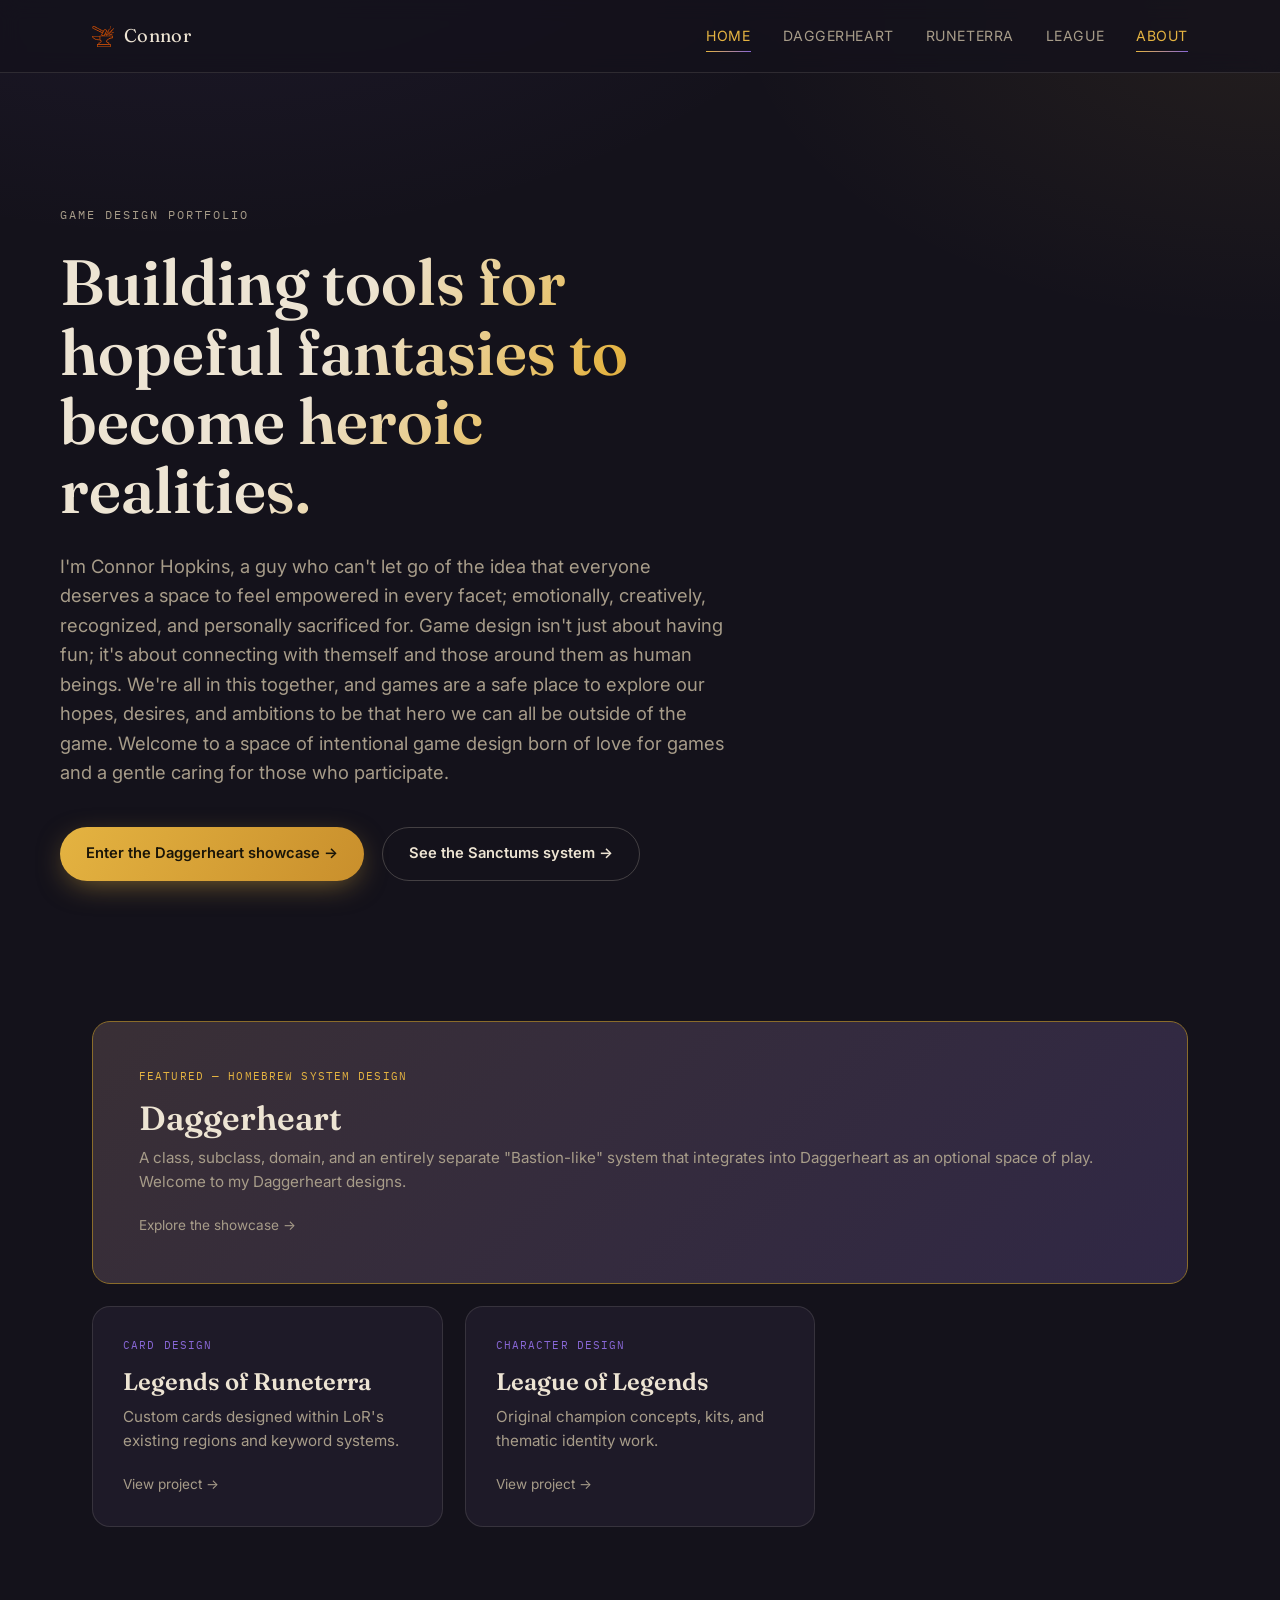
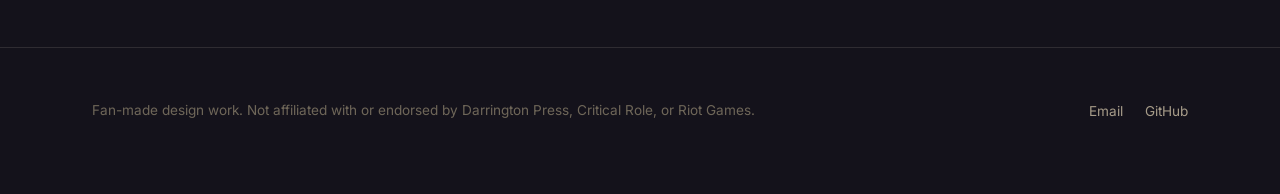
<file: index.html>
<!DOCTYPE html>
<html lang="en">
<head>
<meta charset="UTF-8">
<meta name="viewport" content="width=device-width, initial-scale=1.0">
<title>Connor — Game Design Portfolio</title>
<meta name="description" content="Game design work centered on Daggerheart, including homebrew subclasses, domain cards, and the Sanctums downtime system.">
<link rel="preconnect" href="https://fonts.googleapis.com">
<link href="https://fonts.googleapis.com/css2?family=Fraunces:opsz,wght@9..144,400;9..144,500;9..144,600;9..144,700&family=Inter:wght@400;500;600;700&family=IBM+Plex+Mono:wght@400;500&display=swap" rel="stylesheet">
<link rel="stylesheet" href="css/styles.css">
<link rel="icon" type="image/svg+xml" href="favicon.svg">
</head>
<body>

<nav class="site-nav">
  <div class="wrap">
    <a href="index.html" class="brand">
      <img class="brand-mark" src="assets/logo.svg" alt="Connor logo">
      Connor
    </a>
    <ul class="nav-links">
      <li><a href="index.html" class="active">Home</a></li>
      <li><a href="daggerheart.html">Daggerheart</a></li>
      <li><a href="runeterra.html">Runeterra</a></li>
      <li><a href="leagueoflegends.html">League</a></li>
      <li><a href="about.html" class="active">About</a></li>
    </ul>
    <button class="nav-toggle" aria-label="Toggle navigation">☰</button>
  </div>
</nav>

<header class="hero wrap">
  <p class="hero-eyebrow">Game Design Portfolio</p>
  <h1>Building tools for hopeful fantasies to become heroic realities.</h1>
  <p class="lede">
    I'm Connor Hopkins, a guy who can't let go of the idea that everyone deserves a space to feel empowered in every facet; emotionally, creatively, recognized, and personally sacrificed for.
    Game design isn't just about having fun; it's about connecting with themself and those around them as human beings.
    We're all in this together, and games are a safe place to explore our hopes, desires, and ambitions to be that hero we can all be outside of the game.
    Welcome to a space of intentional game design born of love for games and a gentle caring for those who participate.
  </p>
  <div class="hero-actions">
    <a href="daggerheart.html" class="btn btn-primary">Enter the Daggerheart showcase →</a>
    <a href="sanctums.html" class="btn btn-ghost">See the Sanctums system →</a>
  </div>
</header>

<main class="wrap">
  <div class="project-grid">

    <a href="daggerheart.html" class="project-card featured reveal">
      <span class="tag">Featured — Homebrew System Design</span>
      <h3>Daggerheart</h3>
      <p>
        A class, subclass, domain, and an entirely separate "Bastion-like" system that integrates into Daggerheart as an optional space of play. Welcome to my Daggerheart designs.
      </p>
      <span class="go">Explore the showcase →</span>
    </a>

    <a href="runeterra.html" class="project-card reveal">
      <span class="tag">Card Design</span>
      <h3>Legends of Runeterra</h3>
      <p>Custom cards designed within LoR's existing regions and keyword systems.</p>
      <span class="go">View project →</span>
    </a>

    <a href="leagueoflegends.html" class="project-card reveal">
      <span class="tag">Character Design</span>
      <h3>League of Legends</h3>
      <p>Original champion concepts, kits, and thematic identity work.</p>
      <span class="go">View project →</span>
    </a>

  </div>
</main>

<footer class="site-footer">
  <div class="wrap">
    <p>Fan-made design work. Not affiliated with or endorsed by Darrington Press, Critical Role, or Riot Games.</p>
    <ul class="footer-links">
      <li><a href="mailto:conhop30@gmail.com">Email</a></li>
      <li><a href="https://github.com/conhop30?tab=repositories">GitHub</a></li>
    </ul>
  </div>
</footer>

<script src="js/script.js"></script>
</body>
</html>
</file>
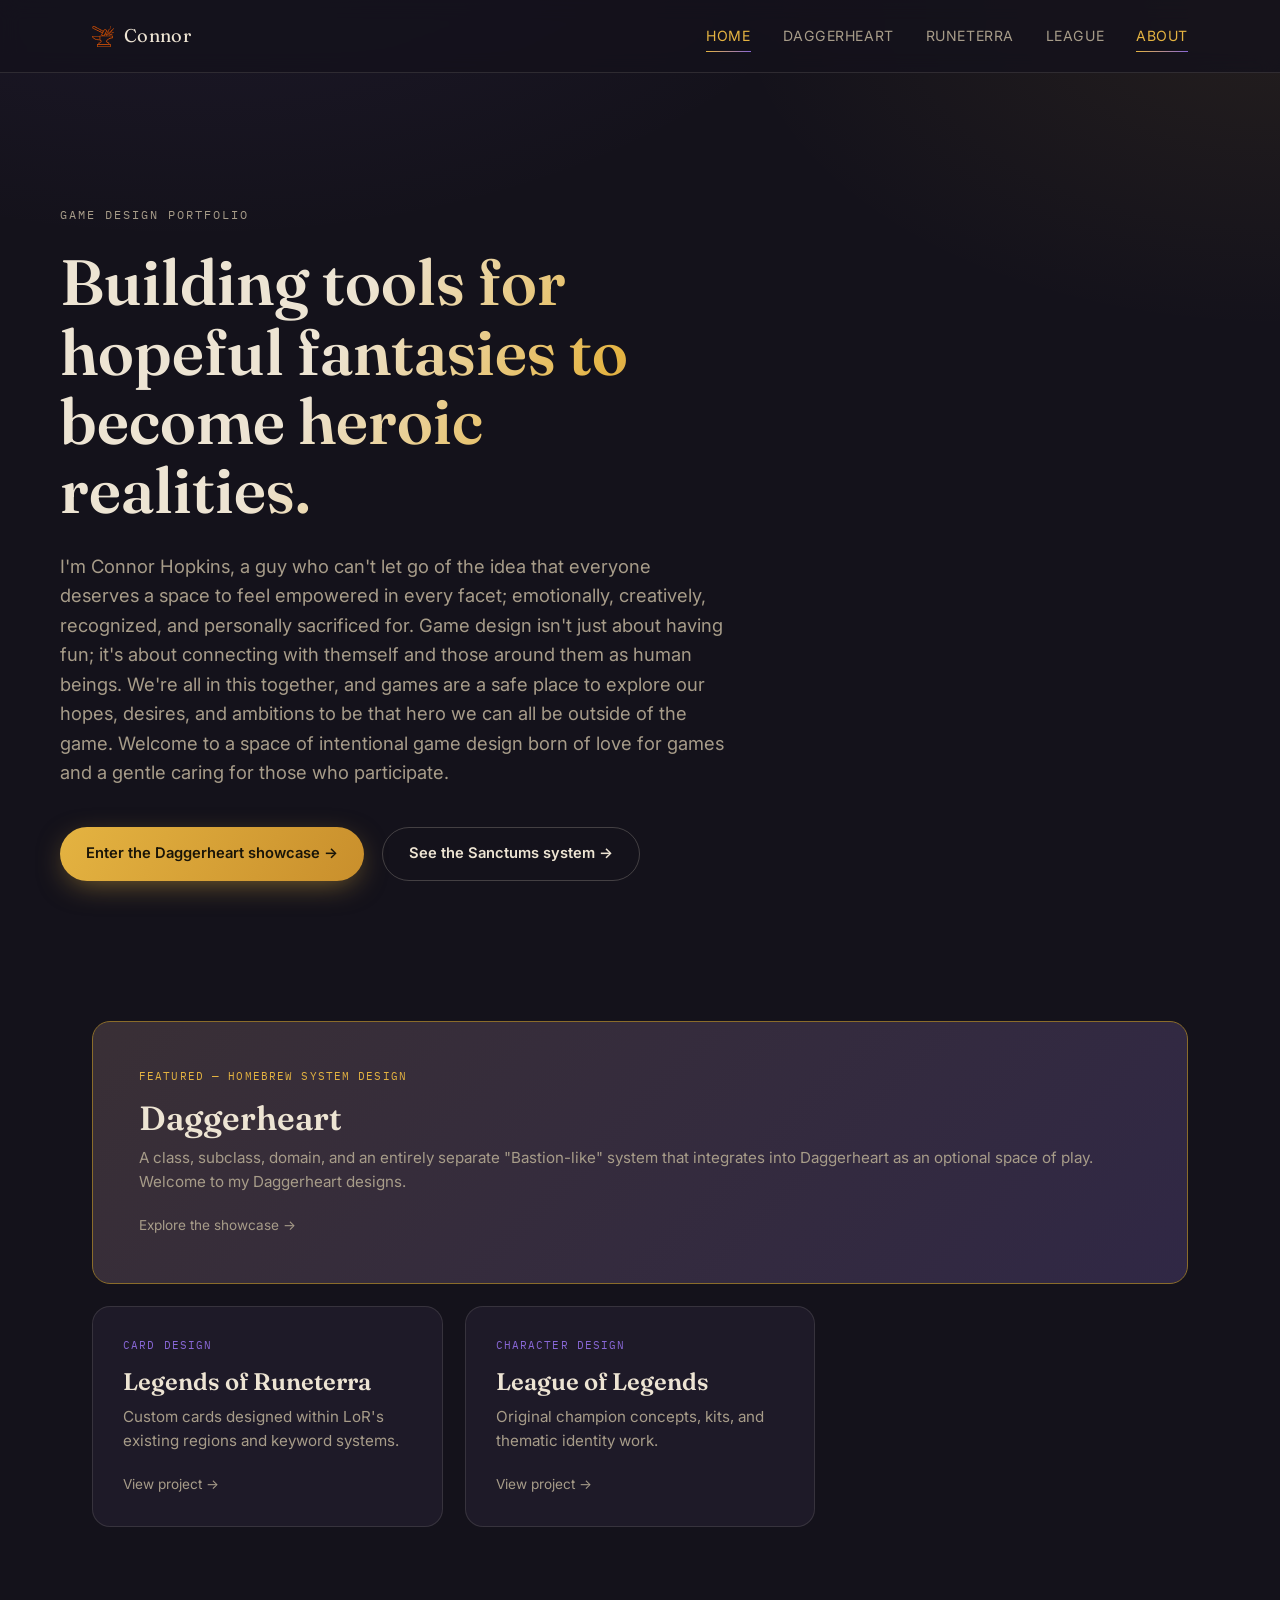
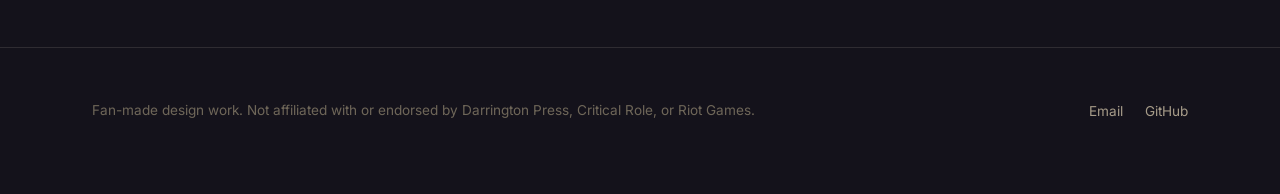
<file: game-design-portfolio/index.html>
<!DOCTYPE html>
<html lang="en">
<head>
<meta charset="UTF-8">
<meta name="viewport" content="width=device-width, initial-scale=1.0">
<title>Connor — Game Design Portfolio</title>
<meta name="description" content="Game design work centered on Daggerheart, including homebrew subclasses, domain cards, and the Sanctums downtime system.">
<link rel="preconnect" href="https://fonts.googleapis.com">
<link href="https://fonts.googleapis.com/css2?family=Fraunces:opsz,wght@9..144,400;9..144,500;9..144,600;9..144,700&family=Inter:wght@400;500;600;700&family=IBM+Plex+Mono:wght@400;500&display=swap" rel="stylesheet">
<link rel="stylesheet" href="css/styles.css">
<link rel="icon" type="image/svg+xml" href="favicon.svg">
</head>
<body>

<nav class="site-nav">
  <div class="wrap">
    <a href="index.html" class="brand">
      <img class="brand-mark" src="assets/logo.svg" alt="Connor logo">
      Connor
    </a>
    <ul class="nav-links">
      <li><a href="index.html" class="active">Home</a></li>
      <li><a href="daggerheart.html">Daggerheart</a></li>
      <li><a href="runeterra.html">Runeterra</a></li>
      <li><a href="leagueoflegends.html">League</a></li>
      <li><a href="about.html" class="active">About</a></li>
    </ul>
    <button class="nav-toggle" aria-label="Toggle navigation">☰</button>
  </div>
</nav>

<header class="hero wrap">
  <p class="hero-eyebrow">Game Design Portfolio</p>
  <h1>Building tools for hopeful fantasies to become heroic realities.</h1>
  <p class="lede">
    I'm Connor Hopkins, a guy who can't let go of the idea that everyone deserves a space to feel empowered in every facet; emotionally, creatively, recognized, and personally sacrificed for.
    Game design isn't just about having fun; it's about connecting with themself and those around them as human beings.
    We're all in this together, and games are a safe place to explore our hopes, desires, and ambitions to be that hero we can all be outside of the game.
    Welcome to a space of intentional game design born of love for games and a gentle caring for those who participate. 
  </p>
  <div class="hero-actions">
    <a href="daggerheart.html" class="btn btn-primary">Enter the Daggerheart showcase →</a>
    <a href="sanctums.html" class="btn btn-ghost">See the Sanctums system →</a>
  </div>
</header>

<main class="wrap">
  <div class="project-grid">

    <a href="daggerheart.html" class="project-card featured reveal">
      <span class="tag">Featured — Homebrew System Design</span>
      <h3>Daggerheart</h3>
      <p>
        A class, subclass, domain, and an entirely separate "Bastion-like" system that integrates into Daggerheart as an optional space of play. Welcome to my Daggerheart designs.
      </p>
      <span class="go">Explore the showcase →</span>
    </a>

    <a href="runeterra.html" class="project-card reveal">
      <span class="tag">Card Design</span>
      <h3>Legends of Runeterra</h3>
      <p>Custom cards designed within LoR's existing regions and keyword systems.</p>
      <span class="go">View project →</span>
    </a>

    <a href="leagueoflegends.html" class="project-card reveal">
      <span class="tag">Character Design</span>
      <h3>League of Legends</h3>
      <p>Original champion concepts, kits, and thematic identity work.</p>
      <span class="go">View project →</span>
    </a>

  </div>
</main>

<footer class="site-footer">
  <div class="wrap">
    <p>Fan-made design work. Not affiliated with or endorsed by Darrington Press, Critical Role, or Riot Games.</p>
    <ul class="footer-links">
      <li><a href="mailto:conhop30@gmail.com">Email</a></li>
      <li><a href="https://github.com/conhop30?tab=repositories">GitHub</a></li>
    </ul>
  </div>
</footer>

<script src="js/script.js"></script>
</body>
</html>
</file>
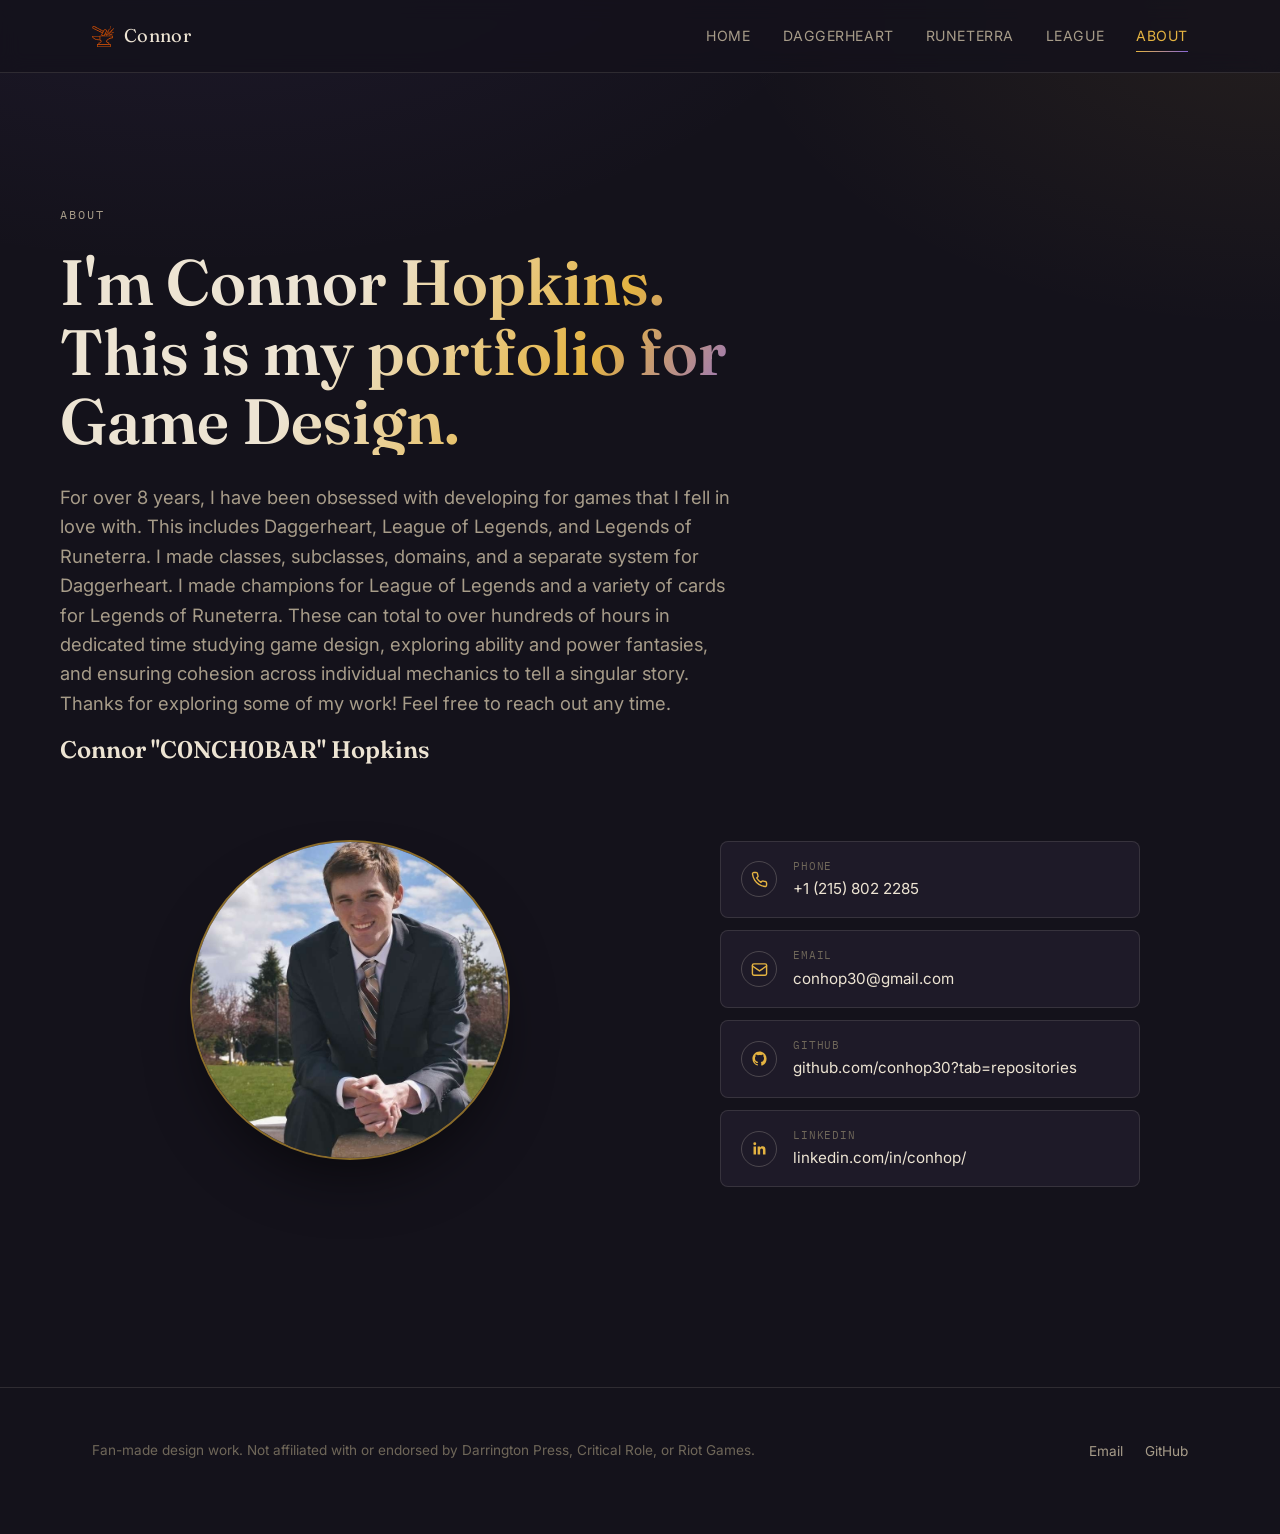
<file: about.html>
<!DOCTYPE html>
<html lang="en">
<head>
<meta charset="UTF-8">
<meta name="viewport" content="width=device-width, initial-scale=1.0">
<title>About — Connor</title>
<link rel="preconnect" href="https://fonts.googleapis.com">
<link href="https://fonts.googleapis.com/css2?family=Fraunces:opsz,wght@9..144,400;9..144,500;9..144,600;9..144,700&family=Inter:wght@400;500;600;700&family=IBM+Plex+Mono:wght@400;500&display=swap" rel="stylesheet">
<link rel="stylesheet" href="css/styles.css">
<link rel="icon" type="image/svg+xml" href="favicon.svg">
</head>
<body>

<nav class="site-nav">
  <div class="wrap">
    <a href="index.html" class="brand">
      <img class="brand-mark" src="assets/logo.svg" alt="Connor logo">
      Connor
    </a>
    <ul class="nav-links">
      <li><a href="index.html">Home</a></li>
      <li><a href="daggerheart.html">Daggerheart</a></li>
      <li><a href="runeterra.html">Runeterra</a></li>
      <li><a href="leagueoflegends.html">League</a></li>
      <li><a href="about.html" class="active">About</a></li>
    </ul>
    <button class="nav-toggle" aria-label="Toggle navigation">☰</button>
  </div>
</nav>

<header class="hero wrap" style="padding-bottom: 30px;">
  <p class="hero-eyebrow">About</p>
  <h1>I'm Connor Hopkins. This is my portfolio for Game Design.</h1>
  <p class="lede">
    For over 8 years, I have been obsessed with developing for games that I fell in love with.
    This includes Daggerheart, League of Legends, and Legends of Runeterra.
    I made classes, subclasses, domains, and a separate system for Daggerheart.
    I made champions for League of Legends and a variety of cards for Legends of Runeterra.
    These can total to over hundreds of hours in dedicated time studying game design, exploring ability and power fantasies, and ensuring cohesion across individual mechanics to tell a singular story.
    Thanks for exploring some of my work! Feel free to reach out any time.
  </p>
  <h2>Connor "C0NCH0BAR" Hopkins</h2>
</header>

<main class="wrap">
  <section class="showcase reveal" style="padding-bottom: 100px;">

    <div class="showcase-text">
      <div class="about-photo">
        <div class="photo-placeholder"><img src="assets/connor-hopkins-profile-pic.jpg" alt="Connor Hopkins"></div>
      </div>
    </div>

    <div class="showcase-example">
      <div class="contact-list" style="width: 100%; max-width: 420px;">

        <a href="tel:+10000000000" class="contact-row">
          <span class="contact-icon">
            <svg viewBox="0 0 24 24" fill="none" stroke="currentColor" stroke-width="2" stroke-linecap="round" stroke-linejoin="round">
              <path d="M22 16.92v3a2 2 0 0 1-2.18 2 19.79 19.79 0 0 1-8.63-3.07 19.5 19.5 0 0 1-6-6 19.79 19.79 0 0 1-3.07-8.67A2 2 0 0 1 4.11 2h3a2 2 0 0 1 2 1.72c.127.96.362 1.903.7 2.81a2 2 0 0 1-.45 2.11L8.09 9.91a16 16 0 0 0 6 6l1.27-1.27a2 2 0 0 1 2.11-.45c.907.338 1.85.573 2.81.7A2 2 0 0 1 22 16.92z"/>
            </svg>
          </span>
          <span class="contact-text">
            <span class="contact-label">Phone</span>
            <span class="contact-value">+1 (215) 802 2285</span>
          </span>
        </a>

        <a href="mailto:conhop30@gmail.com" class="contact-row">
          <span class="contact-icon">
            <svg viewBox="0 0 24 24" fill="none" stroke="currentColor" stroke-width="2" stroke-linecap="round" stroke-linejoin="round">
              <path d="M4 4h16v16H4z" opacity="0"/>
              <rect x="2" y="4" width="20" height="16" rx="2"/>
              <path d="m22 7-10 7L2 7"/>
            </svg>
          </span>
          <span class="contact-text">
            <span class="contact-label">Email</span>
            <span class="contact-value">conhop30@gmail.com</span>
          </span>
        </a>

        <a href="https://github.com/yourusername" class="contact-row" target="_blank" rel="noopener">
          <span class="contact-icon">
            <svg viewBox="0 0 24 24" fill="currentColor">
              <path d="M12 2C6.48 2 2 6.58 2 12.25c0 4.53 2.87 8.37 6.84 9.73.5.1.68-.22.68-.49 0-.24-.01-1.04-.01-1.89-2.78.61-3.37-1.21-3.37-1.21-.45-1.18-1.11-1.49-1.11-1.49-.91-.64.07-.63.07-.63 1 .07 1.53 1.05 1.53 1.05.89 1.57 2.34 1.12 2.91.86.09-.66.35-1.12.63-1.38-2.22-.26-4.56-1.14-4.56-5.06 0-1.12.39-2.03 1.03-2.75-.1-.26-.45-1.31.1-2.73 0 0 .84-.28 2.75 1.05a9.3 9.3 0 0 1 2.5-.35c.85 0 1.7.12 2.5.35 1.91-1.33 2.75-1.05 2.75-1.05.55 1.42.2 2.47.1 2.73.64.72 1.03 1.63 1.03 2.75 0 3.93-2.34 4.79-4.57 5.05.36.32.68.94.68 1.9 0 1.37-.01 2.47-.01 2.81 0 .27.18.6.69.49A10.26 10.26 0 0 0 22 12.25C22 6.58 17.52 2 12 2z"/>
            </svg>
          </span>
          <span class="contact-text">
            <span class="contact-label">GitHub</span>
            <span class="contact-value">github.com/conhop30?tab=repositories</span>
          </span>
        </a>

        <a href="https://linkedin.com/in/yourprofile" class="contact-row" target="_blank" rel="noopener">
          <span class="contact-icon">
            <svg viewBox="0 0 24 24" fill="currentColor">
              <path d="M20.45 20.45h-3.56v-5.57c0-1.33-.02-3.04-1.85-3.04-1.86 0-2.14 1.45-2.14 2.94v5.67H9.34V9h3.41v1.56h.05c.48-.9 1.64-1.85 3.38-1.85 3.6 0 4.27 2.37 4.27 5.46v6.28zM5.34 7.43a2.07 2.07 0 1 1 0-4.14 2.07 2.07 0 0 1 0 4.14zM7.12 20.45H3.56V9h3.56v11.45z"/>
            </svg>
          </span>
          <span class="contact-text">
            <span class="contact-label">LinkedIn</span>
            <span class="contact-value">linkedin.com/in/conhop/</span>
          </span>
        </a>

      </div>
    </div>

  </section>
</main>

<footer class="site-footer">
  <div class="wrap">
    <p>Fan-made design work. Not affiliated with or endorsed by Darrington Press, Critical Role, or Riot Games.</p>
    <ul class="footer-links">
      <li><a href="mailto:you@example.com">Email</a></li>
      <li><a href="#">GitHub</a></li>
    </ul>
  </div>
</footer>

<script src="js/script.js"></script>
</body>
</html>
</file>
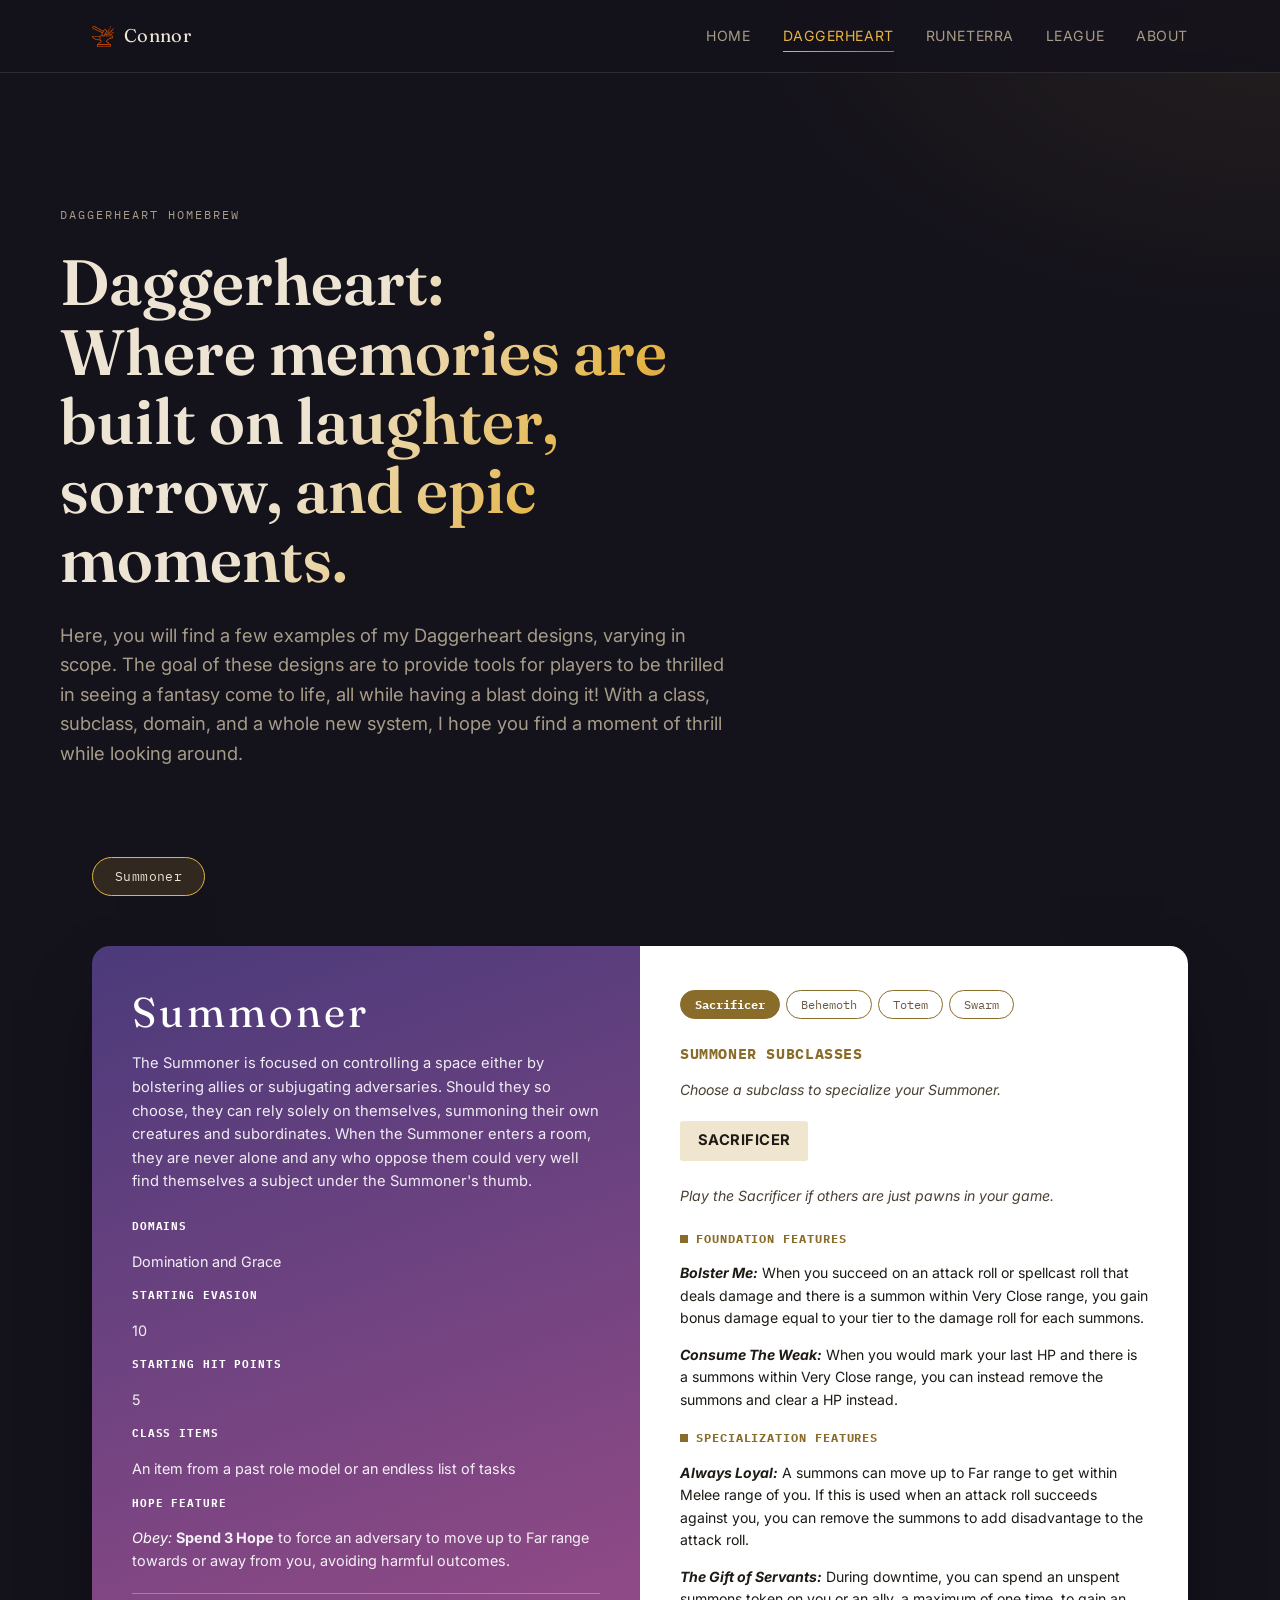
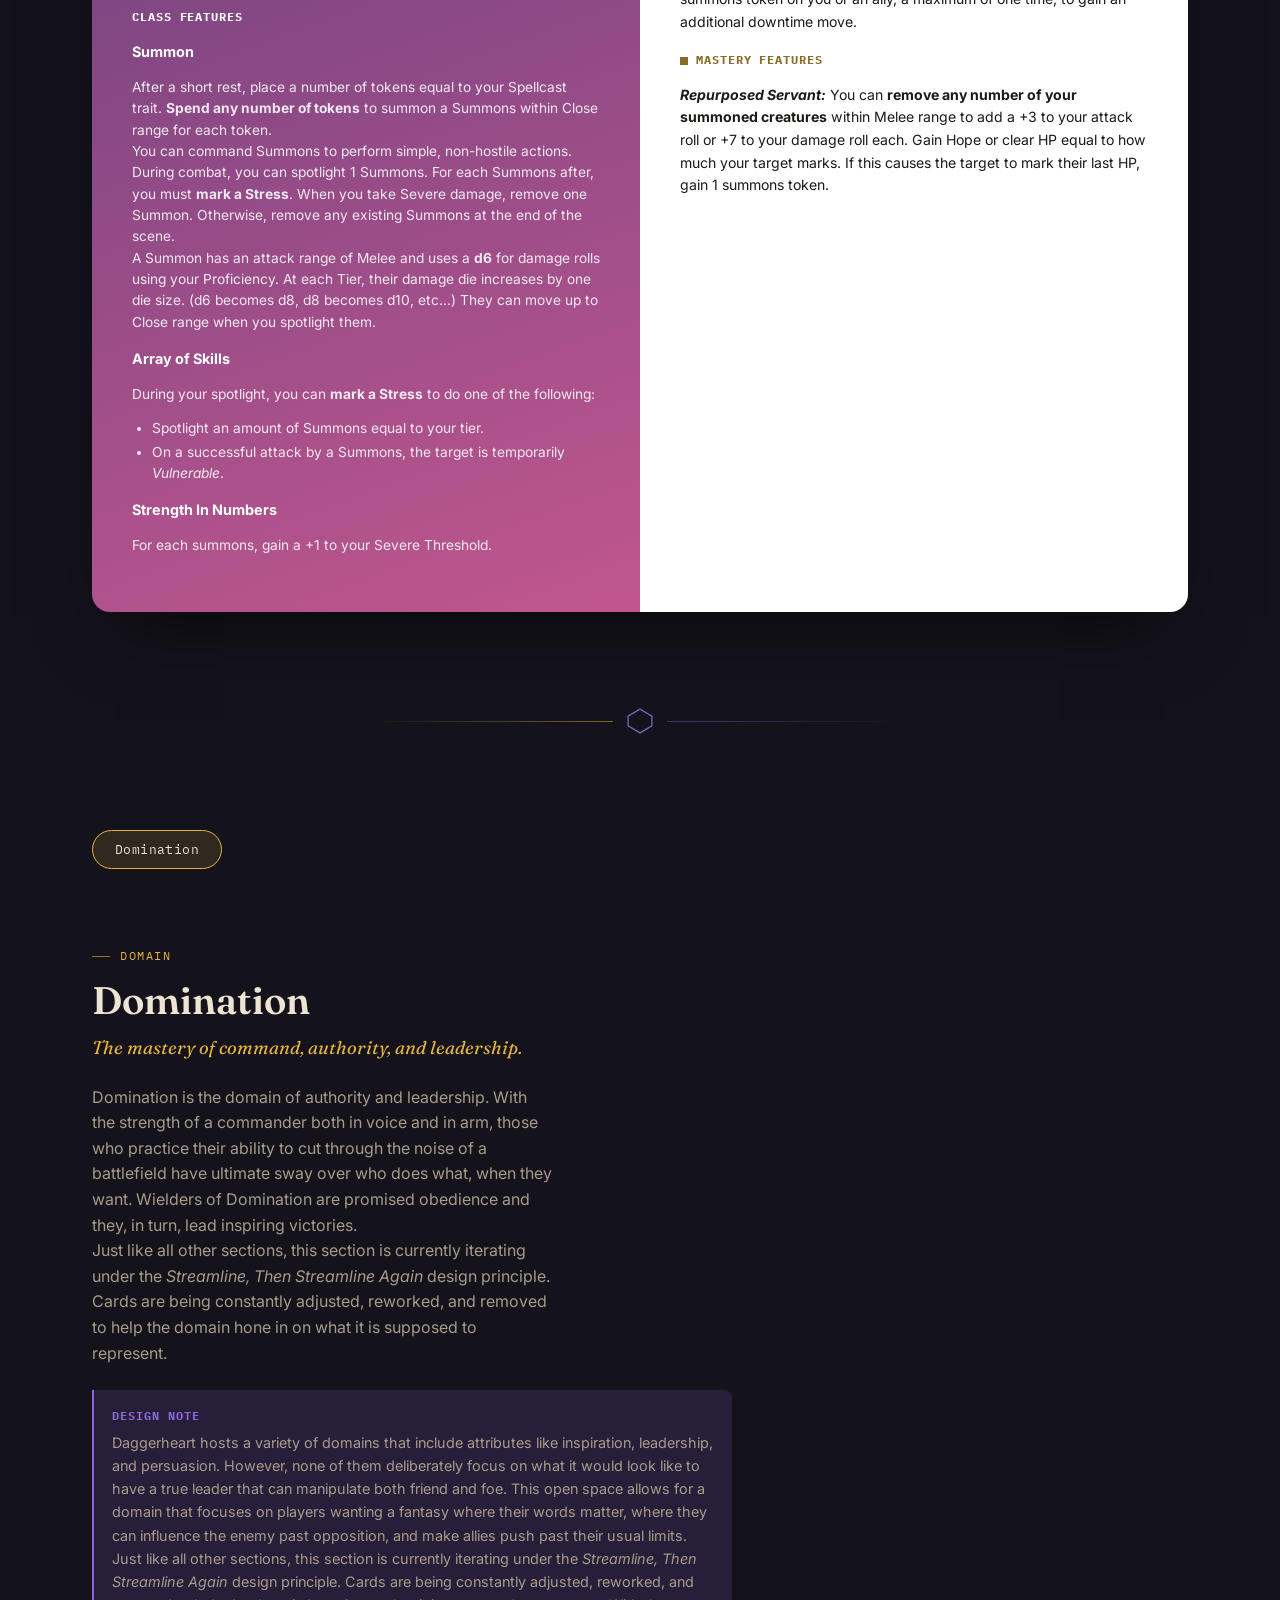
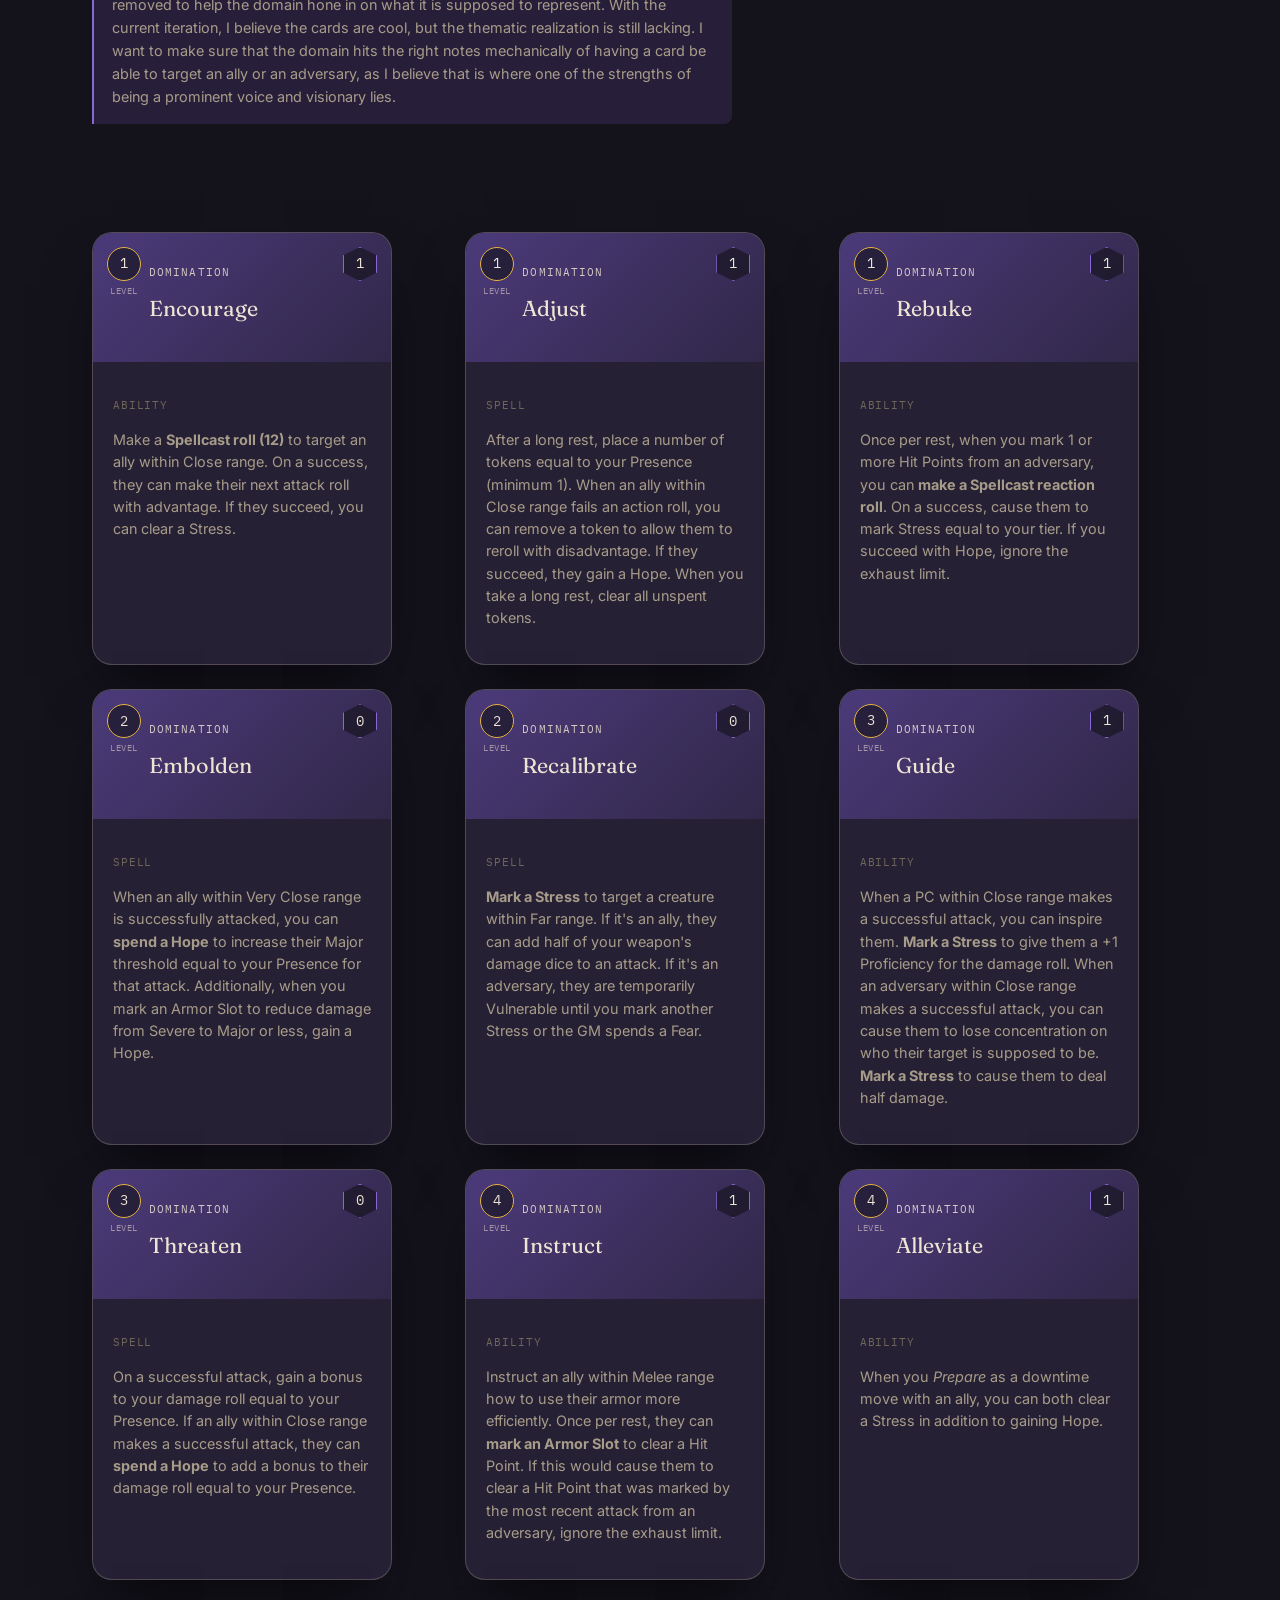
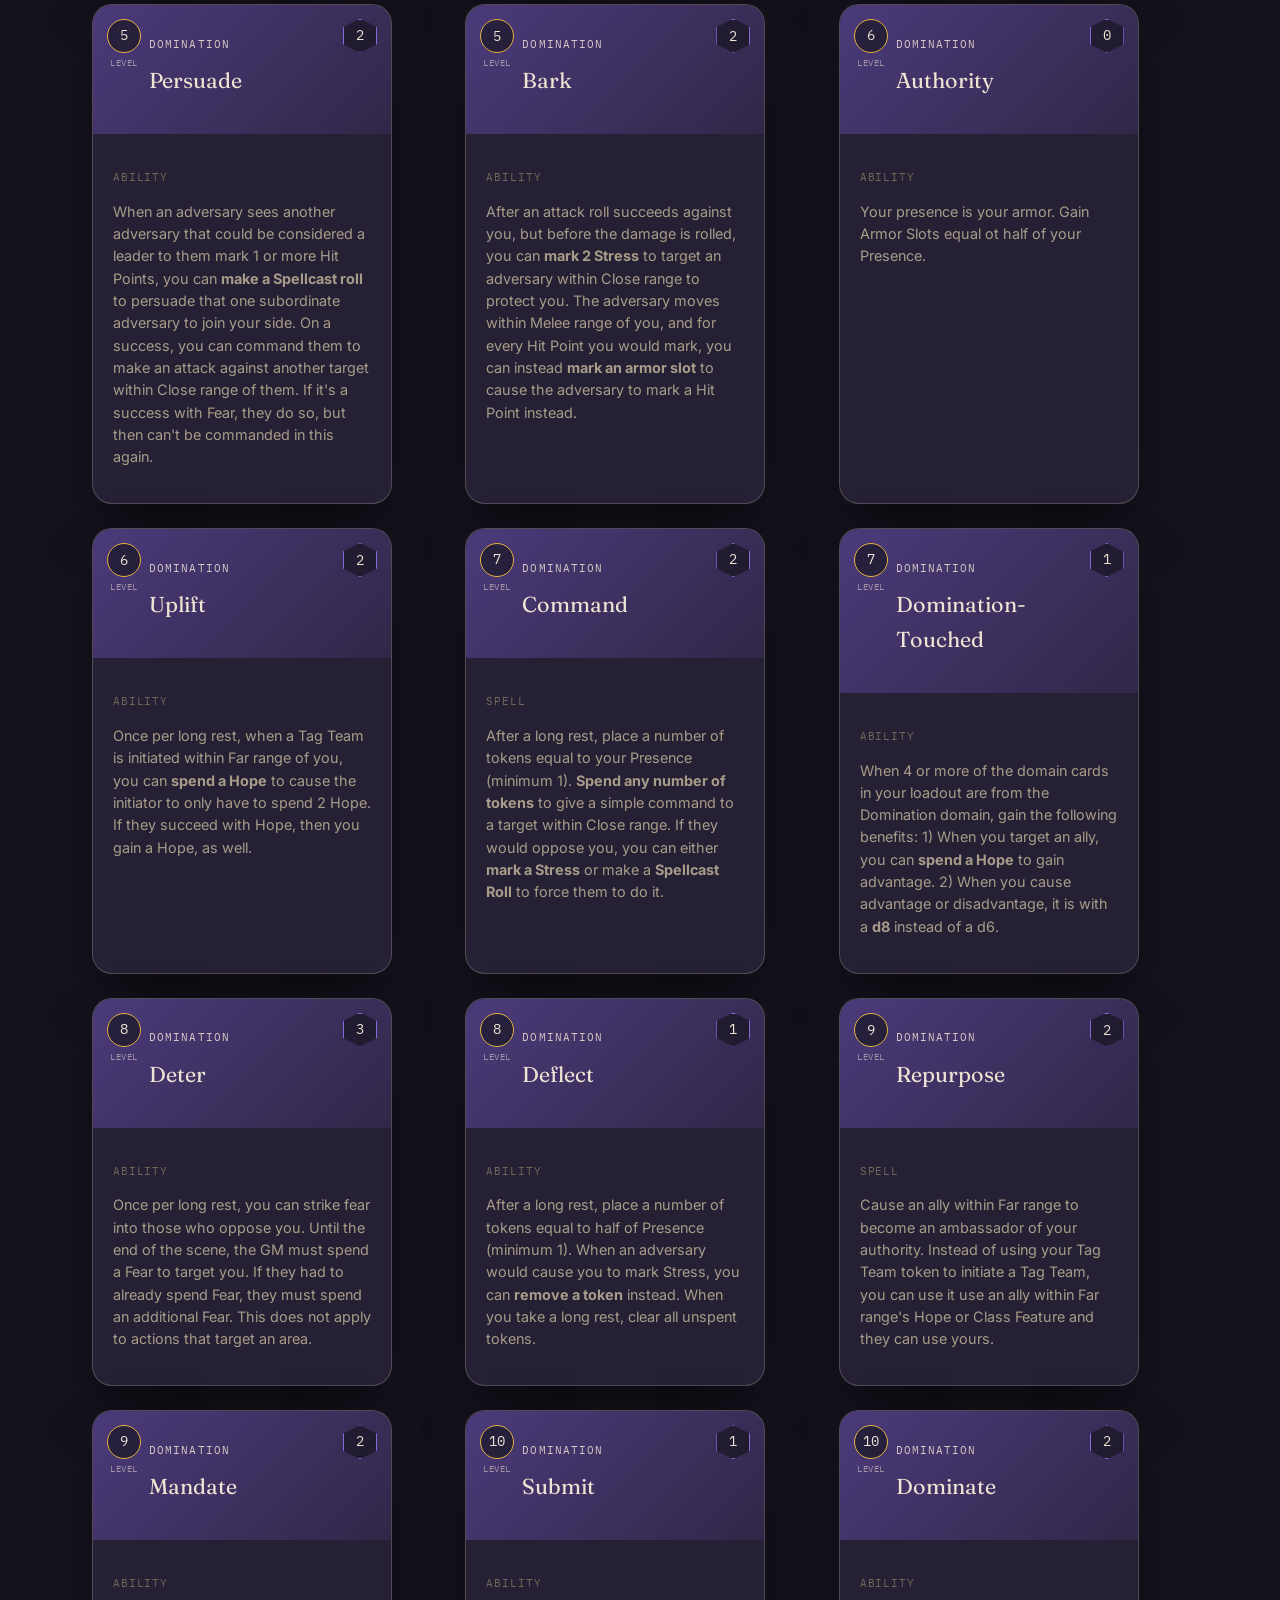
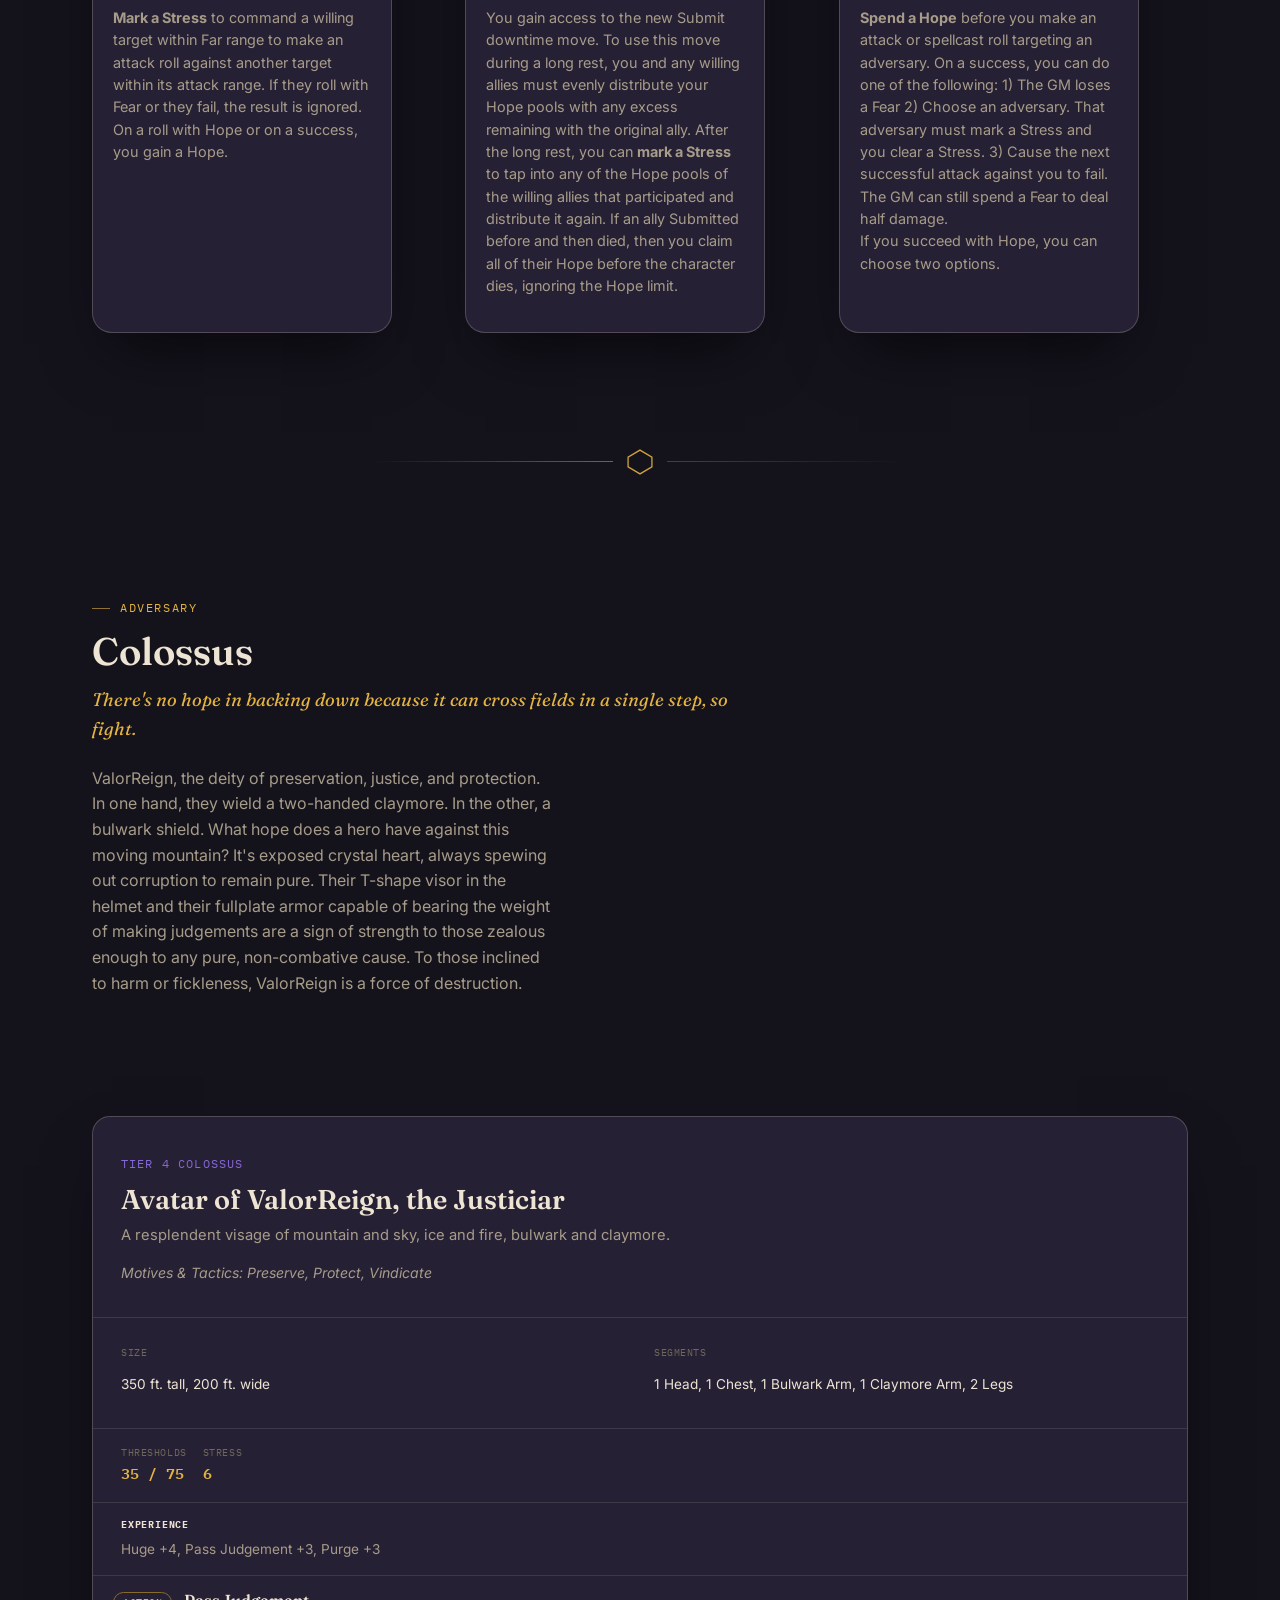
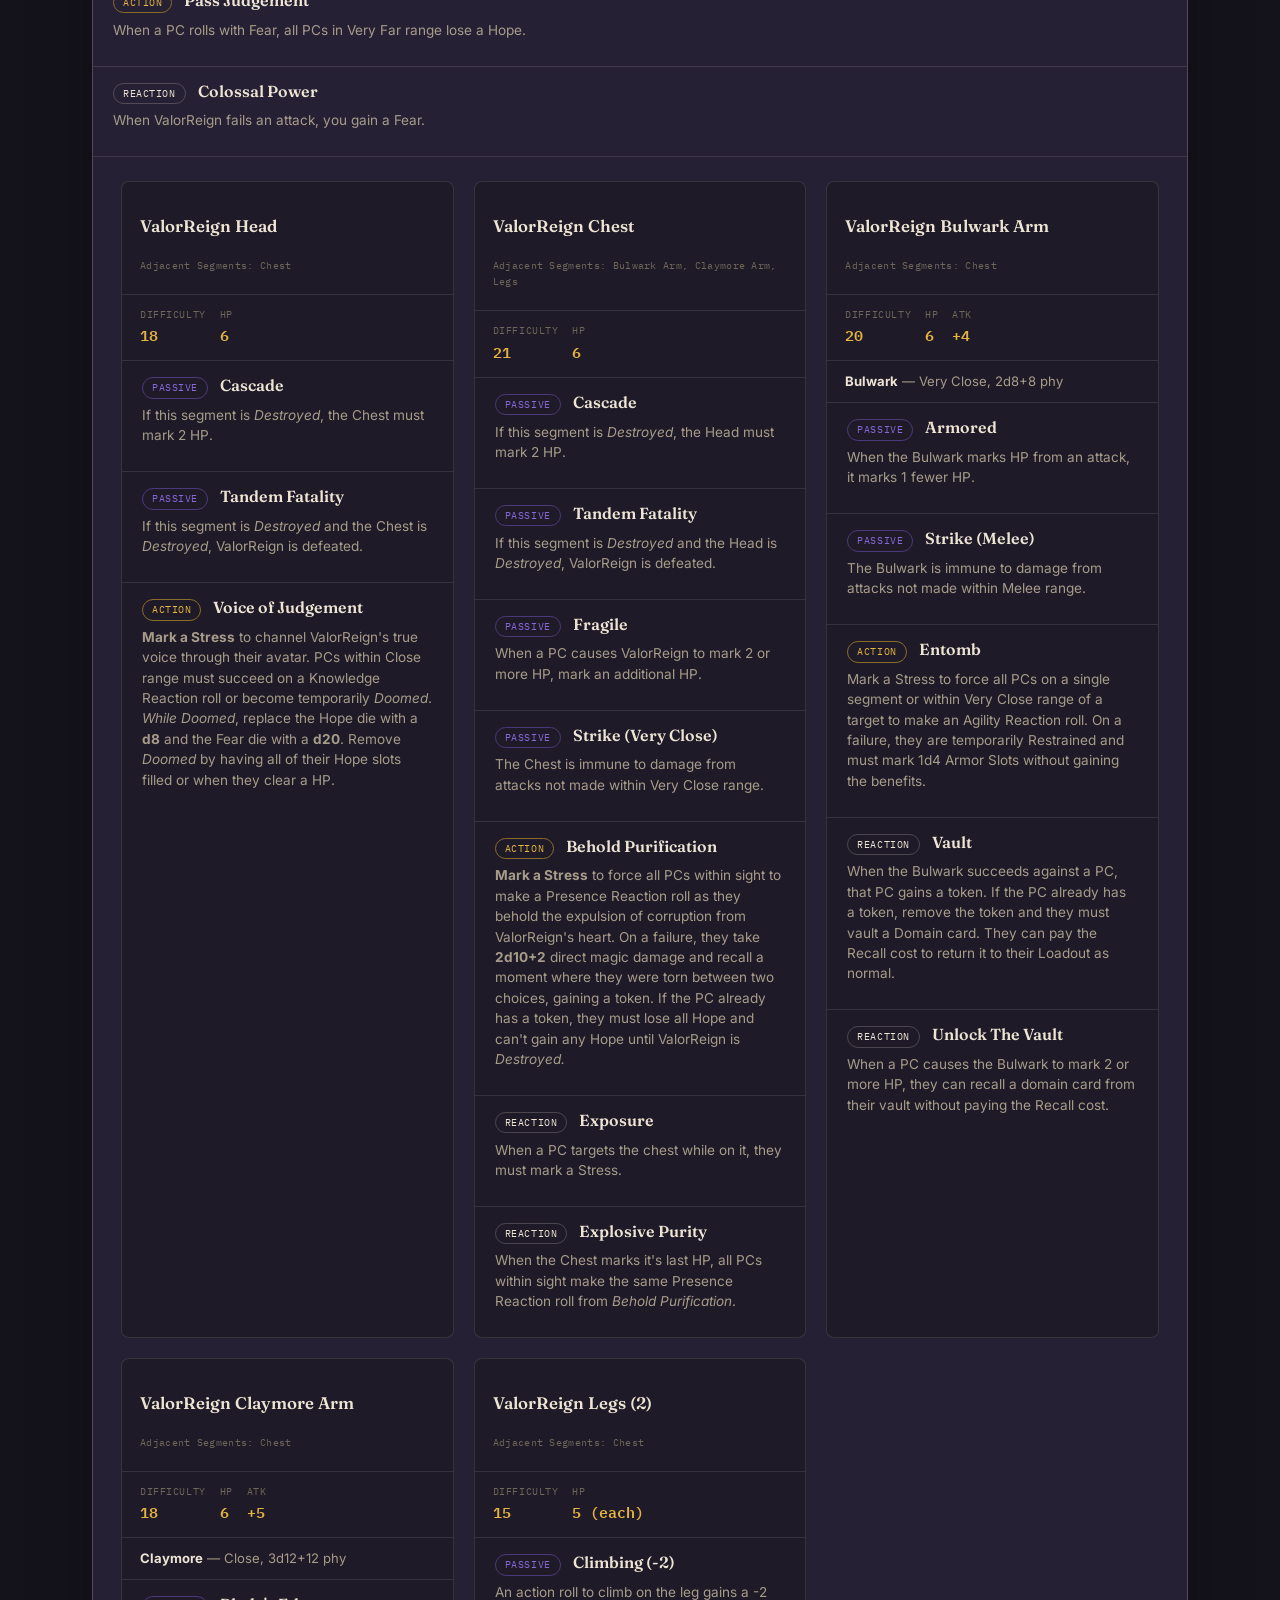
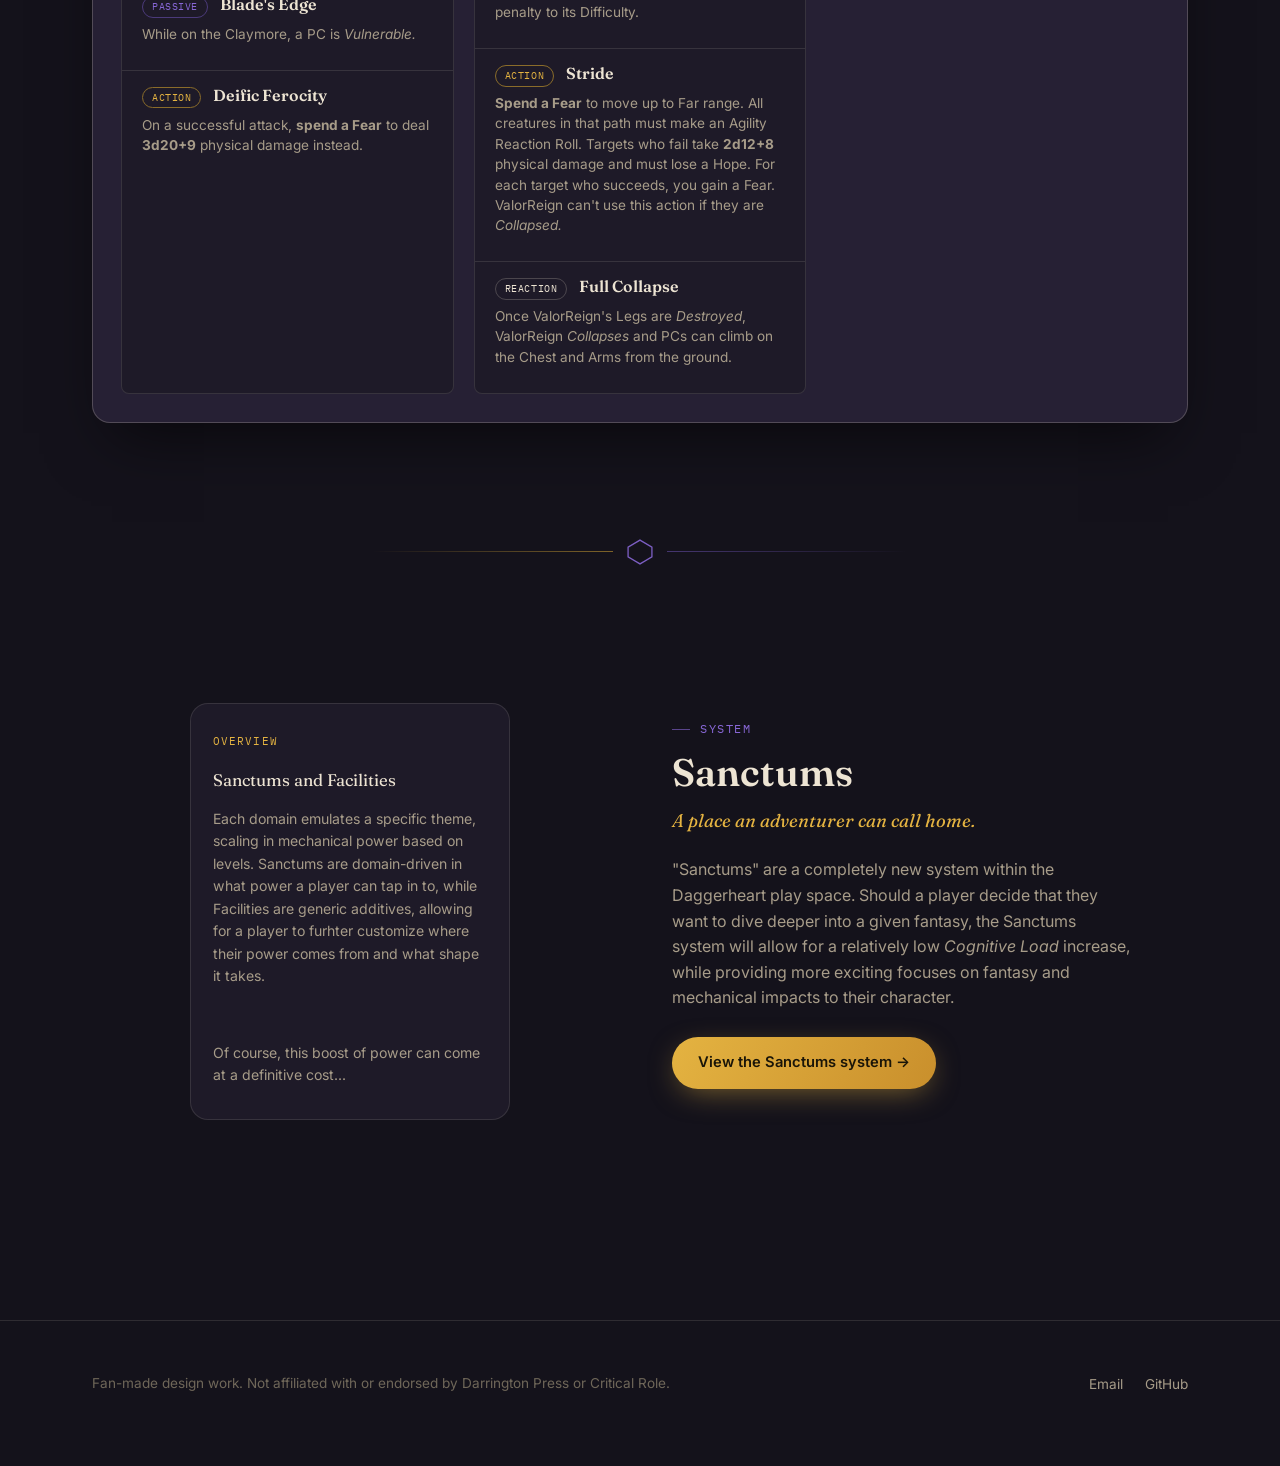
<file: daggerheart.html>
<!DOCTYPE html>
<html lang="en">
<head>
<meta charset="UTF-8">
<meta name="viewport" content="width=device-width, initial-scale=1.0">
<title>Daggerheart — Connor</title>
<link rel="preconnect" href="https://fonts.googleapis.com">
<link href="https://fonts.googleapis.com/css2?family=Fraunces:opsz,wght@9..144,400;9..144,500;9..144,600;9..144,700&family=Inter:wght@400;500;600;700&family=IBM+Plex+Mono:wght@400;500&display=swap" rel="stylesheet">
<link rel="stylesheet" href="css/styles.css">
<link rel="icon" type="image/svg+xml" href="favicon.svg">
</head>
<body>

<nav class="site-nav">
  <div class="wrap">
    <a href="index.html" class="brand">
      <img class="brand-mark" src="assets/logo.svg" alt="Connor logo">
      Connor
    </a>
    <ul class="nav-links">
      <li><a href="index.html">Home</a></li>
      <li><a href="daggerheart.html" class="active">Daggerheart</a></li>
      <li><a href="runeterra.html">Runeterra</a></li>
      <li><a href="leagueoflegends.html">League</a></li>
      <li><a href="about.html">About</a></li>
    </ul>
    <button class="nav-toggle" aria-label="Toggle navigation">☰</button>
  </div>
</nav>

<header class="hero wrap" style="padding-bottom: 40px;">
  <p class="hero-eyebrow">Daggerheart Homebrew</p>
  <h1>Daggerheart: <br>Where memories are built on laughter, sorrow, and epic moments.</h1>
  <p class="lede">
    Here, you will find a few examples of my Daggerheart designs, varying in scope.
    The goal of these designs are to provide tools for players to be thrilled in seeing a fantasy come to life, all while having a blast doing it!
    With a class, subclass, domain, and a whole new system, I hope you find a moment of thrill while looking around.
  </p>
</header>

<main class="wrap">

  <!-- ============================================================
       CLASSES — data-driven, rendered by js/daggerheart.js.
       Clicking a tab swaps in that class's entire cluster: the
       Class block, then all of its subclasses stacked below.
       ============================================================ -->
  <div id="class-tab-strip" class="tab-strip-h"></div>
  <div id="class-cluster"></div>

  <div class="duality-divider">
    <div class="line hope-line"></div>
    <svg viewBox="0 0 24 24" fill="none"><polygon points="12,1 23,7.5 23,16.5 12,23 1,16.5 1,7.5" fill="none" stroke="var(--fear)" stroke-width="1.2"/></svg>
    <div class="line fear-line"></div>
  </div>

  <!-- ============================================================
       DOMAINS — data-driven full gallery, rendered by
       js/daggerheart.js. Every domain is always visible; the
       horizontal nav scrolls to and highlights the matching card.
       ============================================================ -->
  <div id="domain-tab-strip" class="tab-strip-h"></div>
  <div id="domain-cluster"></div>


  <div class="duality-divider">
    <div class="line hope-line"></div>
    <svg viewBox="0 0 24 24" fill="none"><polygon points="12,1 23,7.5 23,16.5 12,23 1,16.5 1,7.5" fill="none" stroke="var(--hope)" stroke-width="1.2"/></svg>
    <div class="line fear-line"></div>
  </div>

  <!-- ============================================================
       COLOSSUS TEMPLATE
       ============================================================ -->
  <section class="showcase solo reveal">
    <div class="showcase-text">
      <span class="eyebrow">Adversary</span>
      <h2>Colossus</h2>
      <p class="showcase-oneliner">There's no hope in backing down because it can cross fields in a single step, so fight.</p>
      <div class="showcase-body">
        <p>
          ValorReign, the deity of preservation, justice, and protection. In one hand, they wield a two-handed claymore. In the other, a bulwark shield.
          What hope does a hero have against this moving mountain? It's exposed crystal heart, always spewing out corruption to remain pure.
          Their T-shape visor in the helmet and their fullplate armor capable of bearing the weight of making judgements are a sign of strength to those zealous enough to any pure, non-combative cause.
          To those inclined to harm or fickleness, ValorReign is a force of destruction.
        </p>
      </div>
    </div>

    <div class="colossus-block">
      <div class="colossus-header">
        <p class="colossus-tier">Tier 4 Colossus</p>
        <h3 class="colossus-name">Avatar of ValorReign, the Justiciar</h3>
        <p class="colossus-desc">A resplendent visage of mountain and sky, ice and fire, bulwark and claymore.</p>
        <p class="colossus-motives">Motives &amp; Tactics: Preserve, Protect, Vindicate</p>
      </div>

      <div class="colossus-meta">
        <div class="meta-item">
          <p class="stat-label">Size</p>
          <p class="meta-value">350 ft. tall, 200 ft. wide</p>
        </div>
        <div class="meta-item">
          <p class="stat-label">Segments</p>
          <p class="meta-value">1 Head, 1 Chest, 1 Bulwark Arm, 1 Claymore Arm, 2 Legs</p>
        </div>
      </div>

      <div class="colossus-topstats">
        <div class="stat-item">
          <span class="stat-label">Thresholds</span>
          <span class="stat-value">35 / 75</span>
        </div>
        <div class="stat-item">
          <span class="stat-label">Stress</span>
          <span class="stat-value">6</span>
        </div>
      </div>

      <div class="colossus-experience">
        <strong>Experience</strong>
        Huge +4, Pass Judgement +3, Purge +3
      </div>

      <div class="statblock-feature">
        <span class="feature-type-tag action">Action</span>
        <span class="statblock-feature-name">Pass Judgement</span>
        <p class="statblock-feature-desc">When a PC rolls with Fear, all PCs in Very Far range lose a Hope.</p>
      </div>
      <div class="statblock-feature">
        <span class="feature-type-tag reaction">Reaction</span>
        <span class="statblock-feature-name">Colossal Power</span>
        <p class="statblock-feature-desc">When ValorReign fails an attack, you gain a Fear.</p>
      </div>

      <div class="colossus-segments">

        <div class="segment-card">
          <div class="segment-header">
            <p class="segment-name">ValorReign Head</p>
            <p class="segment-adjacent">Adjacent Segments: Chest</p>
          </div>
          <div class="segment-stats">
            <div class="stat-item">
              <span class="stat-label">Difficulty</span>
              <span class="stat-value">18</span>
            </div>
            <div class="stat-item">
              <span class="stat-label">HP</span>
              <span class="stat-value">6</span>
            </div>
          </div>
          <div class="statblock-feature">
            <span class="feature-type-tag passive">Passive</span>
            <span class="statblock-feature-name">Cascade</span>
            <p class="statblock-feature-desc">If this segment is <em>Destroyed</em>, the Chest must mark 2 HP.</p>
          </div>
          <div class="statblock-feature">
            <span class="feature-type-tag passive">Passive</span>
            <span class="statblock-feature-name">Tandem Fatality</span>
            <p class="statblock-feature-desc">If this segment is <em>Destroyed</em> and the Chest is <em>Destroyed</em>, ValorReign is defeated.</p>
          </div>
          <div class="statblock-feature">
            <span class="feature-type-tag action">Action</span>
            <span class="statblock-feature-name">Voice of Judgement</span>
            <p class="statblock-feature-desc"><strong>Mark a Stress</strong> to channel ValorReign's true voice through their avatar. PCs within Close range must succeed on a Knowledge Reaction roll or become temporarily <em>Doomed</em>. <em>While Doomed</em>, replace the Hope die with a <strong>d8</strong> and the Fear die with a <strong>d20</strong>. Remove <em>Doomed</em> by having all of their Hope slots filled or when they clear a HP.</p>
          </div>
        </div>

        <div class="segment-card">
          <div class="segment-header">
            <p class="segment-name">ValorReign Chest</p>
            <p class="segment-adjacent">Adjacent Segments: Bulwark Arm, Claymore Arm, Legs</p>
          </div>
          <div class="segment-stats">
            <div class="stat-item">
              <span class="stat-label">Difficulty</span>
              <span class="stat-value">21</span>
            </div>
            <div class="stat-item">
              <span class="stat-label">HP</span>
              <span class="stat-value">6</span>
            </div>
          </div>
          <div class="statblock-feature">
            <span class="feature-type-tag passive">Passive</span>
            <span class="statblock-feature-name">Cascade</span>
            <p class="statblock-feature-desc">If this segment is <em>Destroyed</em>, the Head must mark 2 HP.</p>
          </div>
          <div class="statblock-feature">
            <span class="feature-type-tag passive">Passive</span>
            <span class="statblock-feature-name">Tandem Fatality</span>
            <p class="statblock-feature-desc">If this segment is <em>Destroyed</em> and the Head is <em>Destroyed</em>, ValorReign is defeated.</p>
          </div>
          <div class="statblock-feature">
            <span class="feature-type-tag passive">Passive</span>
            <span class="statblock-feature-name">Fragile</span>
            <p class="statblock-feature-desc">When a PC causes ValorReign to mark 2 or more HP, mark an additional HP.</p>
          </div>
          <div class="statblock-feature">
            <span class="feature-type-tag passive">Passive</span>
            <span class="statblock-feature-name">Strike (Very Close)</span>
            <p class="statblock-feature-desc">The Chest is immune to damage from attacks not made within Very Close range.</p>
          </div>
          <div class="statblock-feature">
            <span class="feature-type-tag action">Action</span>
            <span class="statblock-feature-name">Behold Purification</span>
            <p class="statblock-feature-desc"><strong>Mark a Stress</strong> to force all PCs within sight to make a Presence Reaction roll as they behold the expulsion of corruption from ValorReign's heart. On a failure, they take <strong>2d10+2</strong> direct magic damage and recall a moment where they were torn between two choices, gaining a token. If the PC already has a token, they must lose all Hope and can't gain any Hope until ValorReign is <em>Destroyed.</em></p>
          </div>
          <div class="statblock-feature">
            <span class="feature-type-tag reaction">Reaction</span>
            <span class="statblock-feature-name">Exposure</span>
            <p class="statblock-feature-desc">When a PC targets the chest while on it, they must mark a Stress.</p>
          </div>
          <div class="statblock-feature">
            <span class="feature-type-tag reaction">Reaction</span>
            <span class="statblock-feature-name">Explosive Purity</span>
            <p class="statblock-feature-desc">When the Chest marks it's last HP, all PCs within sight make the same Presence Reaction roll from <em>Behold Purification</em>.</p>
          </div>
        </div>

        <div class="segment-card">
          <div class="segment-header">
            <p class="segment-name">ValorReign Bulwark Arm</p>
            <p class="segment-adjacent">Adjacent Segments: Chest</p>
          </div>
          <div class="segment-stats">
            <div class="stat-item">
              <span class="stat-label">Difficulty</span>
              <span class="stat-value">20</span>
            </div>
            <div class="stat-item">
              <span class="stat-label">HP</span>
              <span class="stat-value">6</span>
            </div>
            <div class="stat-item">
              <span class="stat-label">ATK</span>
              <span class="stat-value">+4</span>
            </div>
          </div>
          <div class="segment-attack">
            <strong>Bulwark</strong> — Very Close, 2d8+8 phy
          </div>
          <div class="statblock-feature">
            <span class="feature-type-tag passive">Passive</span>
            <span class="statblock-feature-name">Armored</span>
            <p class="statblock-feature-desc">When the Bulwark marks HP from an attack, it marks 1 fewer HP.</p>
          </div>
          <div class="statblock-feature">
            <span class="feature-type-tag passive">Passive</span>
            <span class="statblock-feature-name">Strike (Melee)</span>
            <p class="statblock-feature-desc">The Bulwark is immune to damage from attacks not made within Melee range.</p>
          </div>
          <div class="statblock-feature">
            <span class="feature-type-tag action">Action</span>
            <span class="statblock-feature-name">Entomb</span>
            <p class="statblock-feature-desc">Mark a Stress to force all PCs on a single segment or within Very Close range of a target to make an Agility Reaction roll. On a failure, they are temporarily Restrained and must mark 1d4 Armor Slots without gaining the benefits.</p>
          </div>
          <div class="statblock-feature">
            <span class="feature-type-tag reaction">Reaction</span>
            <span class="statblock-feature-name">Vault</span>
            <p class="statblock-feature-desc">When the Bulwark succeeds against a PC, that PC gains a token. If the PC already has a token, remove the token and they must vault a Domain card. They can pay the Recall cost to return it to their Loadout as normal.</p>
          </div>
          <div class="statblock-feature">
            <span class="feature-type-tag reaction">Reaction</span>
            <span class="statblock-feature-name">Unlock The Vault</span>
            <p class="statblock-feature-desc">When a PC causes the Bulwark to mark 2 or more HP, they can recall a domain card from their vault without paying the Recall cost.</p>
          </div>
        </div>

        <div class="segment-card">
          <div class="segment-header">
            <p class="segment-name">ValorReign Claymore Arm</p>
            <p class="segment-adjacent">Adjacent Segments: Chest</p>
          </div>
          <div class="segment-stats">
            <div class="stat-item">
              <span class="stat-label">Difficulty</span>
              <span class="stat-value">18</span>
            </div>
            <div class="stat-item">
              <span class="stat-label">HP</span>
              <span class="stat-value">6</span>
            </div>
            <div class="stat-item">
              <span class="stat-label">ATK</span>
              <span class="stat-value">+5</span>
            </div>
          </div>
          <div class="segment-attack">
            <strong>Claymore</strong> — Close, 3d12+12 phy
          </div>
          <div class="statblock-feature">
            <span class="feature-type-tag passive">Passive</span>
            <span class="statblock-feature-name">Blade's Edge</span>
            <p class="statblock-feature-desc">While on the Claymore, a PC is <em>Vulnerable.</em></p>
          </div>
          <div class="statblock-feature">
            <span class="feature-type-tag action">Action</span>
            <span class="statblock-feature-name">Deific Ferocity</span>
            <p class="statblock-feature-desc">On a successful attack, <strong>spend a Fear</strong> to deal <strong>3d20+9</strong> physical damage instead.</p>
          </div>
        </div>

        <div class="segment-card">
          <div class="segment-header">
            <p class="segment-name">ValorReign Legs (2)</p>
            <p class="segment-adjacent">Adjacent Segments: Chest</p>
          </div>
          <div class="segment-stats">
            <div class="stat-item">
              <span class="stat-label">Difficulty</span>
              <span class="stat-value">15</span>
            </div>
            <div class="stat-item">
              <span class="stat-label">HP</span>
              <span class="stat-value">5 (each)</span>
            </div>
          </div>
          <div class="statblock-feature">
            <span class="feature-type-tag passive">Passive</span>
            <span class="statblock-feature-name">Climbing (-2)</span>
            <p class="statblock-feature-desc">An action roll to climb on the leg gains a -2 penalty to its Difficulty.</p>
          </div>
          <div class="statblock-feature">
            <span class="feature-type-tag action">Action</span>
            <span class="statblock-feature-name">Stride</span>
            <p class="statblock-feature-desc"><strong>Spend a Fear</strong> to move up to Far range. All creatures in that path must make an Agility Reaction Roll. Targets who fail take <strong>2d12+8</strong> physical damage and must lose a Hope. For each target who succeeds, you gain a Fear. ValorReign can't use this action if they are <em>Collapsed.</em></p>
          </div>
          <div class="statblock-feature">
            <span class="feature-type-tag reaction">Reaction</span>
            <span class="statblock-feature-name">Full Collapse</span>
            <p class="statblock-feature-desc">Once ValorReign's Legs are <em>Destroyed</em>, ValorReign <em>Collapses</em> and PCs can climb on the Chest and Arms from the ground.</p>
          </div>
        </div>

      </div>
    </div>
  </section>

  <div class="duality-divider">
    <div class="line hope-line"></div>
    <svg viewBox="0 0 24 24" fill="none"><polygon points="12,1 23,7.5 23,16.5 12,23 1,16.5 1,7.5" fill="none" stroke="var(--fear)" stroke-width="1.2"/></svg>
    <div class="line fear-line"></div>
  </div>

  <section class="showcase reverse reveal" style="padding-bottom: 100px;">
    <div class="showcase-text">
      <span class="eyebrow fear">System</span>
      <h2>Sanctums</h2>
      <p class="showcase-oneliner">A place an adventurer can call home.</p>
      <div class="showcase-body">
        <p>
          "Sanctums" are a completely new system within the Daggerheart play space.
          Should a player decide that they want to dive deeper into a given fantasy, the Sanctums system will allow for a relatively low <em>Cognitive Load</em> increase, while providing more exciting focuses on fantasy and mechanical impacts to their character.
        </p>
      </div>
      <a href="sanctums.html" class="btn btn-primary" style="margin-top: 10px;">View the Sanctums system →</a>
    </div>
    <div class="showcase-example">
      <div class="feature-stack" style="width: 320px;">
        <div class="feature-row">
          <p class="feature-tier">Overview</p>
          <p class="feature-name">Sanctums and Facilities</p>
          <p class="feature-desc">Each domain emulates a specific theme, scaling in mechanical power based on levels. Sanctums are domain-driven in what power a player can tap in to, while Facilities are generic additives, allowing for a player to furhter customize where their power comes from and what shape it takes.</p>
          <br>
          <p class="feature-desc"> Of course, this boost of power can come at a definitive cost...</p>
        </div>
      </div>
    </div>
  </section>
</main>

<footer class="site-footer">
  <div class="wrap">
    <p>Fan-made design work. Not affiliated with or endorsed by Darrington Press or Critical Role.</p>
    <ul class="footer-links">
      <li><a href="mailto:conhop30@gmail.com">Email</a></li>
      <li><a href="https://github.com/conhop30?tab=repositories">GitHub</a></li>
    </ul>
  </div>
</footer>

<script src="js/script.js"></script>
<script src="js/daggerheart.js"></script>
</body>
</html>
</file>
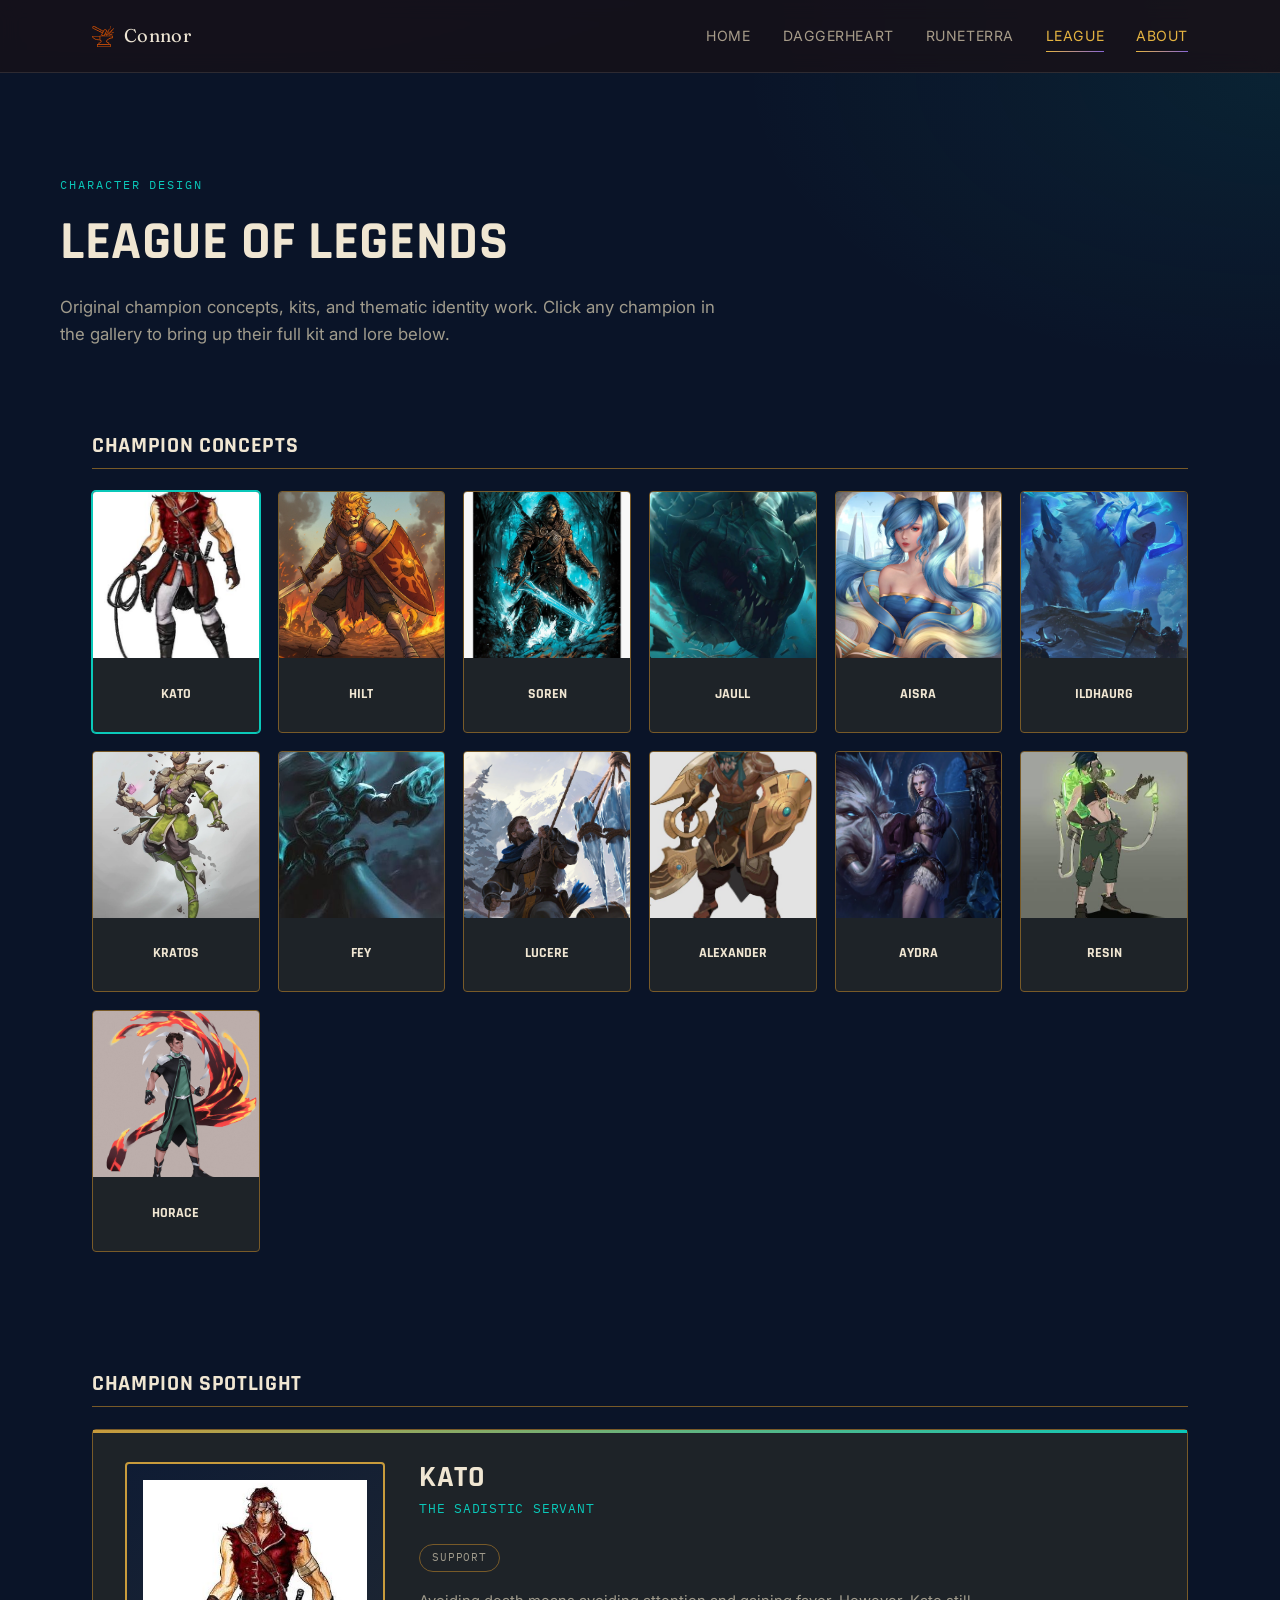
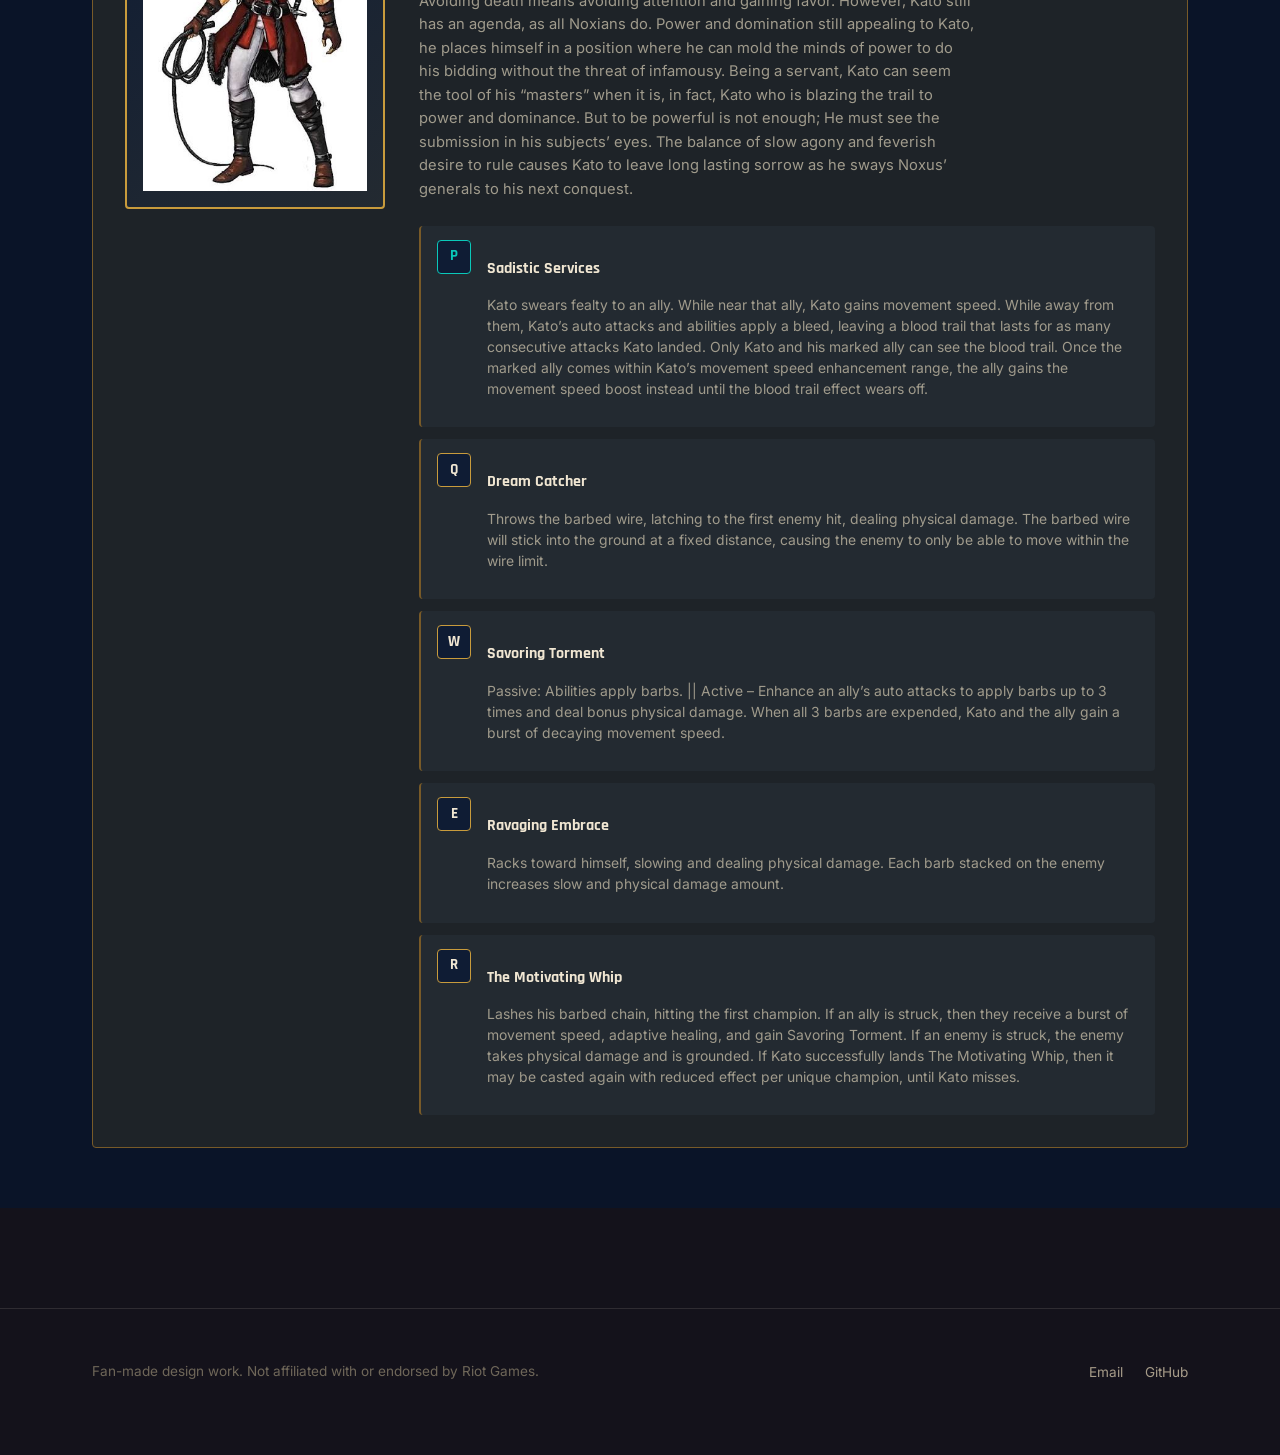
<file: leagueoflegends.html>
<!DOCTYPE html>
<html lang="en">
<head>
<meta charset="UTF-8">
<meta name="viewport" content="width=device-width, initial-scale=1.0">
<title>League of Legends — Connor</title>
<link rel="preconnect" href="https://fonts.googleapis.com">
<link href="https://fonts.googleapis.com/css2?family=Fraunces:opsz,wght@9..144,400;9..144,500;9..144,600;9..144,700&family=Inter:wght@400;500;600;700&family=IBM+Plex+Mono:wght@400;500&family=Rajdhani:wght@500;600;700&display=swap" rel="stylesheet">
<link rel="stylesheet" href="css/styles.css">
<link rel="stylesheet" href="css/league.css">
<link rel="icon" type="image/svg+xml" href="favicon.svg">
</head>
<body>

<nav class="site-nav">
  <div class="wrap">
    <a href="index.html" class="brand">
      <img class="brand-mark" src="assets/logo.svg" alt="Connor logo">
      Connor
    </a>
    <ul class="nav-links">
      <li><a href="index.html">Home</a></li>
      <li><a href="daggerheart.html">Daggerheart</a></li>
      <li><a href="runeterra.html">Runeterra</a></li>
      <li><a href="leagueoflegends.html" class="active">League</a></li>
      <li><a href="about.html" class="active">About</a></li>
    </ul>
    <button class="nav-toggle" aria-label="Toggle navigation">☰</button>
  </div>
</nav>

<div class="lol-theme">
  <header class="lol-hero wrap">
    <p class="lol-eyebrow">Character Design</p>
    <h1>League of Legends</h1>
    <p class="lol-lede">
      Original champion concepts, kits, and thematic identity work. Click
      any champion in the gallery to bring up their full kit and lore below.
    </p>
  </header>

  <main class="wrap">
    <section class="lol-gallery-section reveal">
      <h2 class="lol-section-title">Champion Concepts</h2>
      <div id="lol-gallery" class="lol-gallery-grid"></div>
    </section>

    <section class="lol-spotlight-section reveal">
      <h2 class="lol-section-title">Champion Spotlight</h2>
      <div id="lol-spotlight" class="lol-spotlight-panel"></div>
    </section>
  </main>
</div>

<footer class="site-footer">
  <div class="wrap">
    <p>Fan-made design work. Not affiliated with or endorsed by Riot Games.</p>
    <ul class="footer-links">
      <li><a href="mailto:you@example.com">Email</a></li>
      <li><a href="#">GitHub</a></li>
    </ul>
  </div>
</footer>

<script src="js/script.js"></script>
<script src="js/league.js"></script>
</body>
</html>
</file>
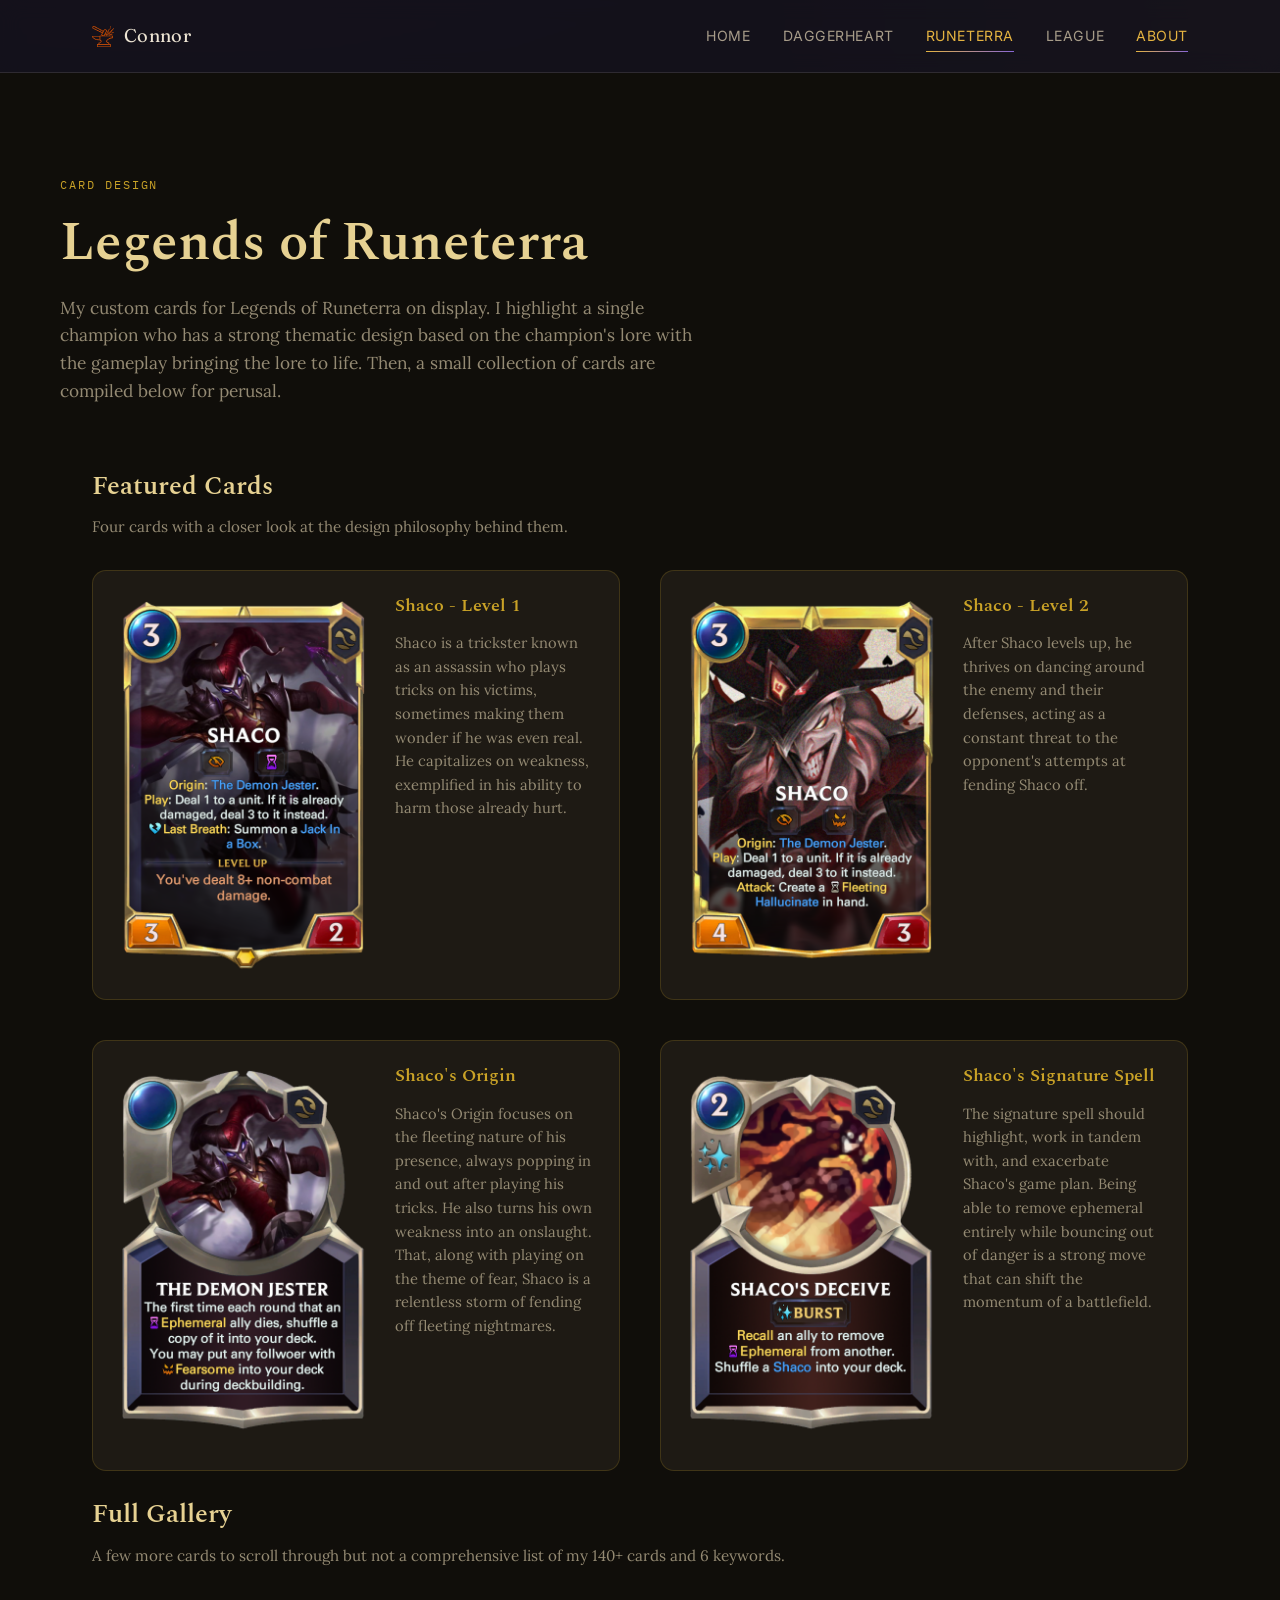
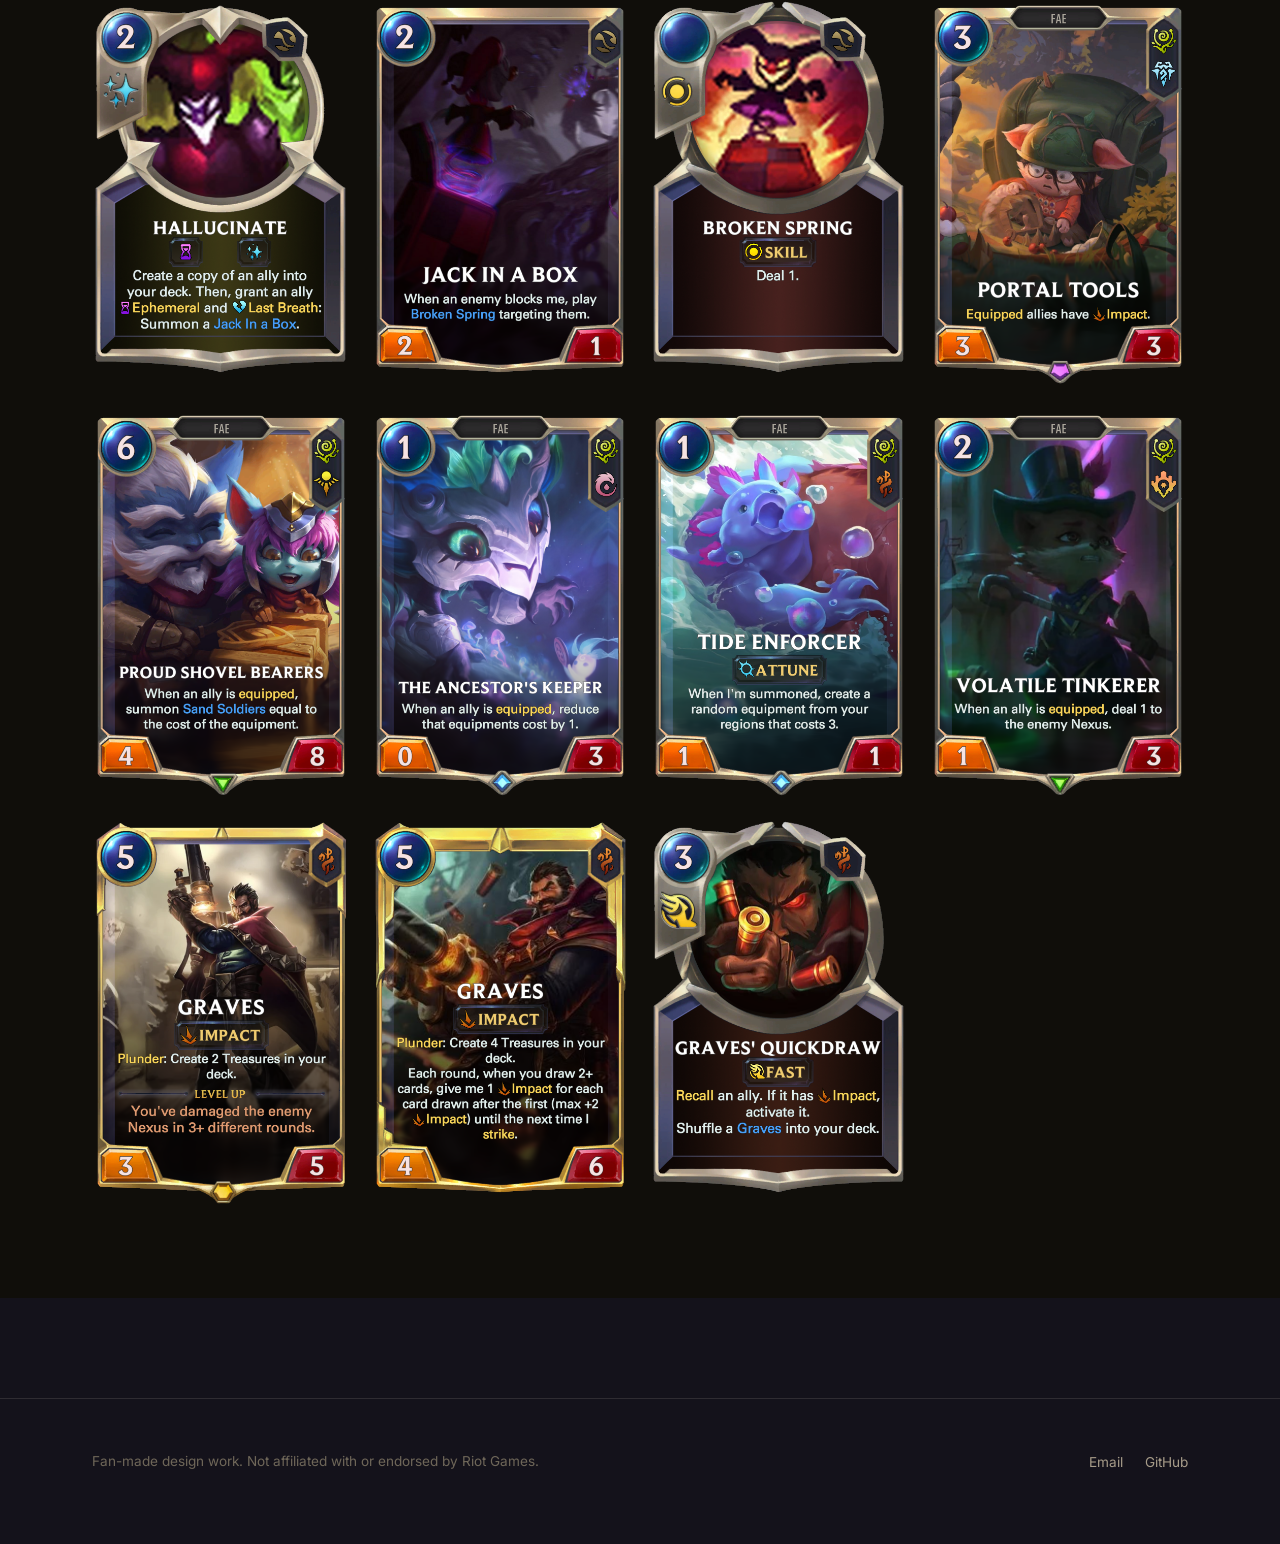
<file: runeterra.html>
<!DOCTYPE html>
<html lang="en">
<head>
<meta charset="UTF-8">
<meta name="viewport" content="width=device-width, initial-scale=1.0">
<title>Legends of Runeterra — Connor</title>
<link rel="preconnect" href="https://fonts.googleapis.com">
<link href="https://fonts.googleapis.com/css2?family=Fraunces:opsz,wght@9..144,400;9..144,500;9..144,600;9..144,700&family=Inter:wght@400;500;600;700&family=IBM+Plex+Mono:wght@400;500&family=Spectral:wght@400;500;600;700&family=Lora:ital,wght@0,400;0,500;1,400&display=swap" rel="stylesheet">
<link rel="stylesheet" href="css/styles.css">
<link rel="stylesheet" href="css/runeterra.css">
<link rel="icon" type="image/svg+xml" href="favicon.svg">
</head>
<body>

<nav class="site-nav">
  <div class="wrap">
    <a href="index.html" class="brand">
      <img class="brand-mark" src="assets/logo.svg" alt="Connor logo">
      Connor
    </a>
    <ul class="nav-links">
      <li><a href="index.html">Home</a></li>
      <li><a href="daggerheart.html">Daggerheart</a></li>
      <li><a href="runeterra.html" class="active">Runeterra</a></li>
      <li><a href="leagueoflegends.html">League</a></li>
      <li><a href="about.html" class="active">About</a></li>
    </ul>
    <button class="nav-toggle" aria-label="Toggle navigation">☰</button>
  </div>
</nav>

<div class="rt-theme">
  <header class="rt-hero wrap">
    <p class="rt-eyebrow">Card Design</p>
    <h1>Legends of Runeterra</h1>
    <p class="rt-lede">
      My custom cards for Legends of Runeterra on display.
      I highlight a single champion who has a strong thematic design based on the champion's lore with the gameplay bringing the lore to life.
      Then, a small collection of cards are compiled below for perusal.
    </p>
  </header>

  <main class="wrap">

    <!--
      Each .rt-card below is just a frame — drop your own card
      image in and remove the placeholder div, e.g.:
      <div class="rt-card"><img src="assets/cards/your-card.png" alt="Card Name"></div>
    -->

    <section class="rt-spotlights reveal">
      <h2 class="rt-section-title">Featured Cards</h2>
      <p class="rt-section-sub">Four cards with a closer look at the design philosophy behind them.</p>

      <div class="rt-spotlight-grid">

        <div class="rt-spotlight-card">
          <div class="rt-card"><img src="assets/cards/shaco-lvl-1.png"></div>
          <div class="rt-spotlight-detail">
            <h3>Shaco - Level 1</h3>
            <p>Shaco is a trickster known as an assassin who plays tricks on his victims, sometimes making them wonder if he was even real. He capitalizes on weakness, exemplified in his ability to harm those already hurt.</p>
          </div>
        </div>

        <div class="rt-spotlight-card">
          <div class="rt-card"><img src="assets/cards/shaco-lvl-2.png"></div>
          <div class="rt-spotlight-detail">
            <h3>Shaco - Level 2</h3>
            <p>After Shaco levels up, he thrives on dancing around the enemy and their defenses, acting as a constant threat to the opponent's attempts at fending Shaco off.</p>
          </div>
        </div>

        <div class="rt-spotlight-card">
          <div class="rt-card"><img src="assets/cards/the-demon-jester.png"></div>
          <div class="rt-spotlight-detail">
            <h3>Shaco's Origin</h3>
            <p>Shaco's Origin focuses on the fleeting nature of his presence, always popping in and out after playing his tricks. He also turns his own weakness into an onslaught. That, along with playing on the theme of fear, Shaco is a relentless storm of fending off fleeting nightmares.</p>
          </div>
        </div>

        <div class="rt-spotlight-card">
          <div class="rt-card"><img src="assets/cards/shacos-deceive.png"></div>
          <div class="rt-spotlight-detail">
            <h3>Shaco's Signature Spell</h3>
            <p>The signature spell should highlight, work in tandem with, and exacerbate Shaco's game plan. Being able to remove ephemeral entirely while bouncing out of danger is a strong move that can shift the momentum of a battlefield.</p>
          </div>
        </div>

      </div>
    </section>

    <section class="rt-gallery-section reveal">
      <h2 class="rt-section-title">Full Gallery</h2>
      <p class="rt-section-sub">A few more cards to scroll through but not a comprehensive list of my 140+ cards and 6 keywords.</p>

      <div class="rt-gallery-grid">
        <div class="rt-card"><img src="assets/cards/hallucinate.png"></div>
        <div class="rt-card"><img src="assets/cards/jack-in-a-box.png"></div>
        <div class="rt-card"><img src="assets/cards/broken-spring.png"></div>
        <div class="rt-card"><img src="assets/cards/portal-tools.png"></div>
        <div class="rt-card"><img src="assets/cards/proud-shovel-bearers.png"></div>
        <div class="rt-card"><img src="assets/cards/the-ancestors-keeper.png"></div>
        <div class="rt-card"><img src="assets/cards/tide-enforcer.png"></div>
        <div class="rt-card"><img src="assets/cards/volatile-tinkerer.png"></div>
        <div class="rt-card"><img src="assets/cards/graves-lvl-1.png"></div>
        <div class="rt-card"><img src="assets/cards/graves-lvl-2.png"></div>
        <div class="rt-card"><img src="assets/cards/graves-quickdraw.png"></div>
      </div>
    </section>

  </main>
</div>

<footer class="site-footer">
  <div class="wrap">
    <p>Fan-made design work. Not affiliated with or endorsed by Riot Games.</p>
    <ul class="footer-links">
      <li><a href="mailto:you@example.com">Email</a></li>
      <li><a href="#">GitHub</a></li>
    </ul>
  </div>
</footer>

<script src="js/script.js"></script>
</body>
</html>
</file>
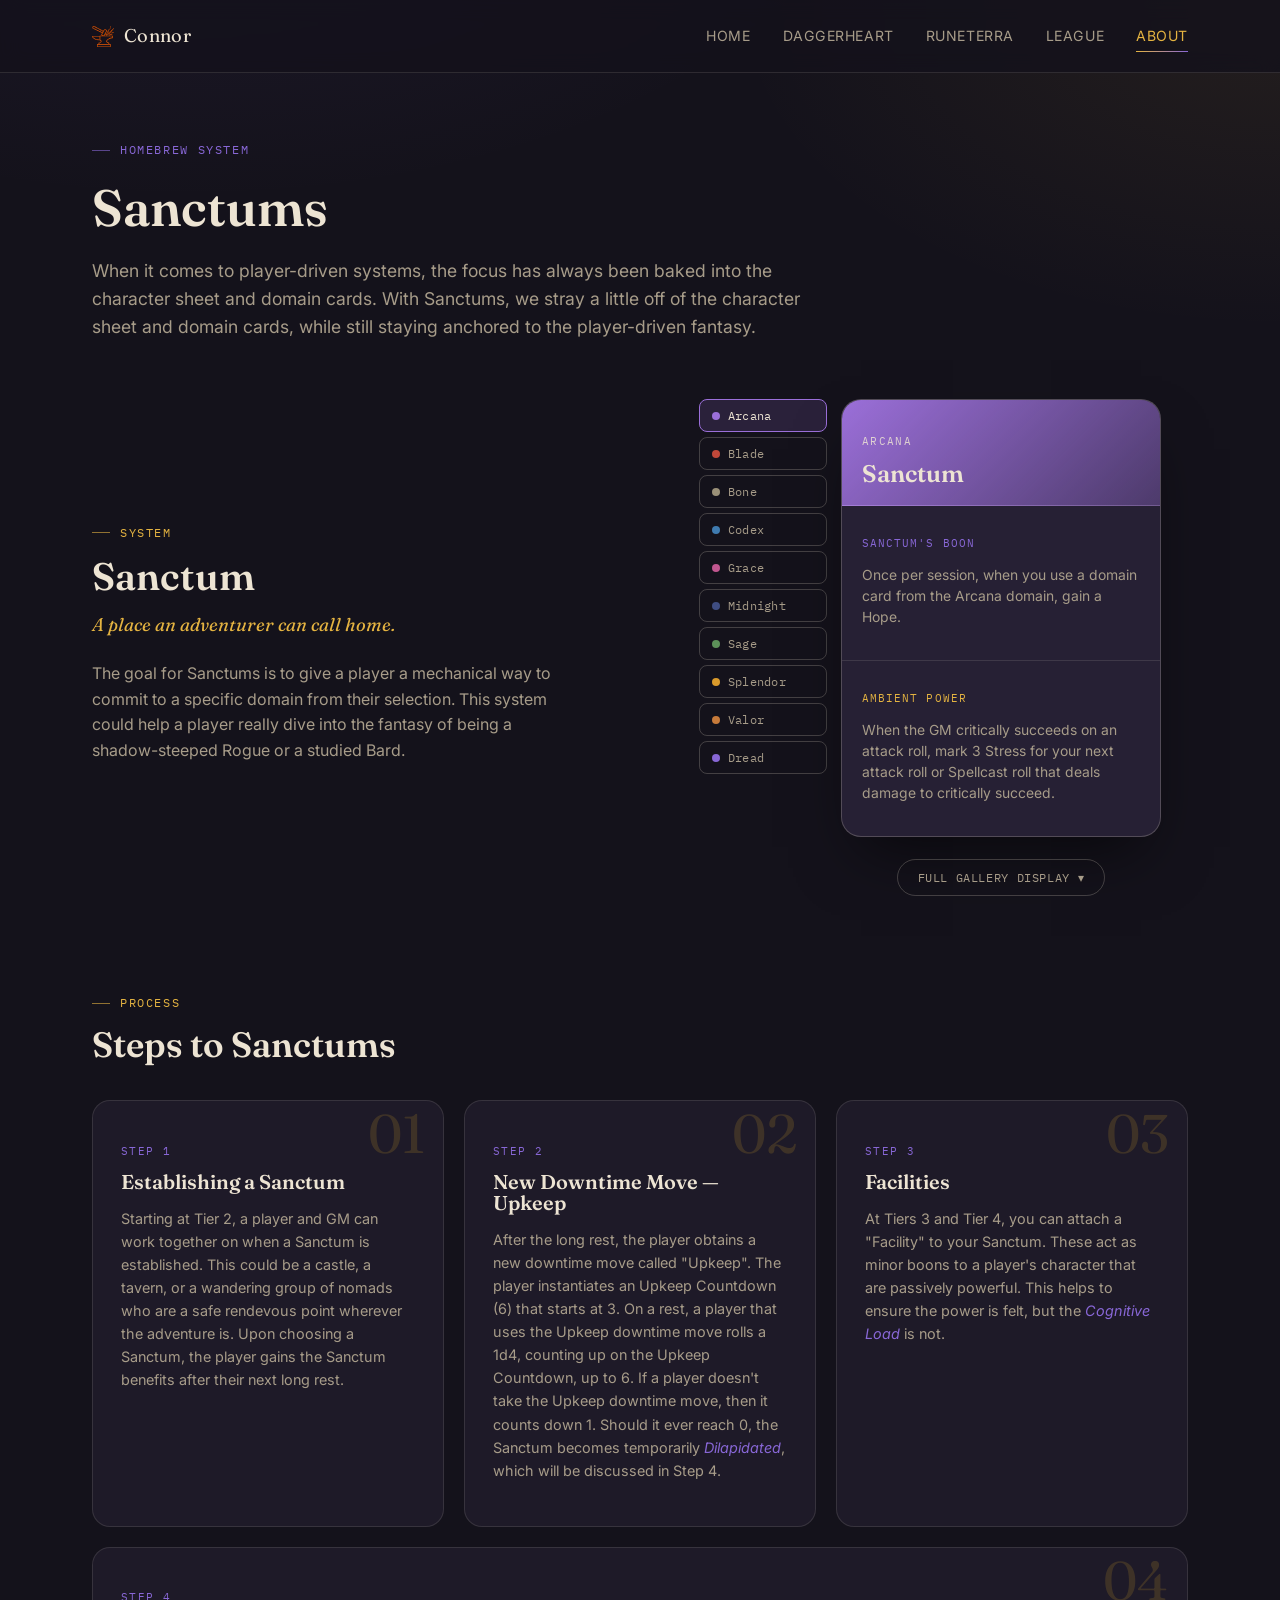
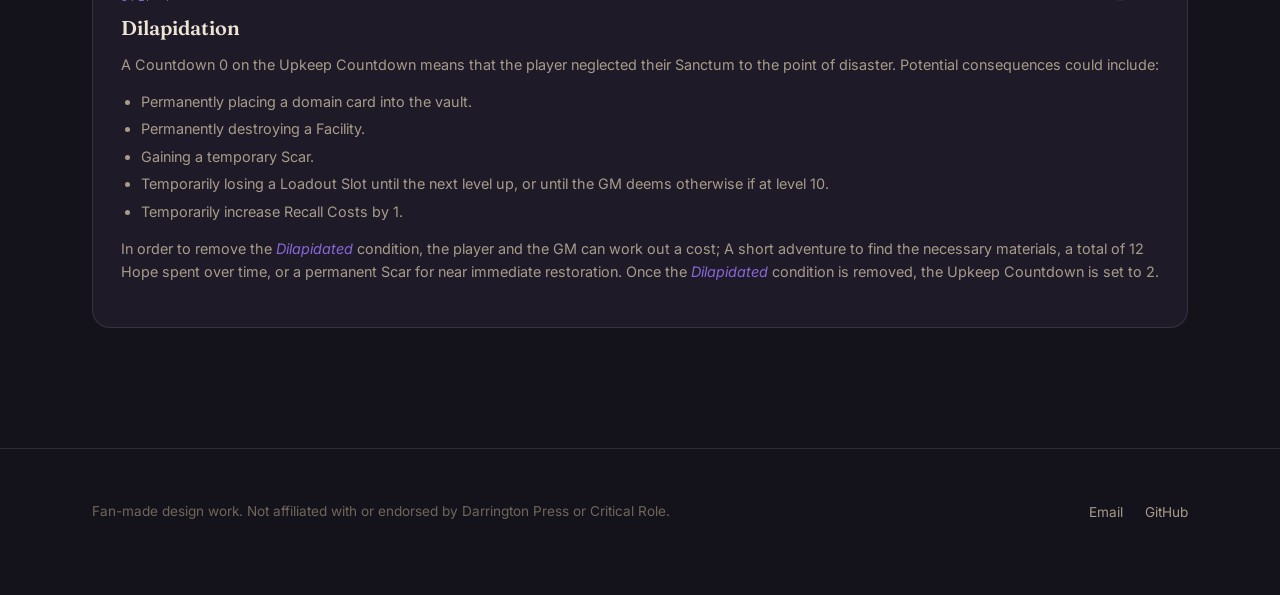
<file: sanctums.html>
<!DOCTYPE html>
<html lang="en">
<head>
<meta charset="UTF-8">
<meta name="viewport" content="width=device-width, initial-scale=1.0">
<title>Sanctums — Connor</title>
<link rel="preconnect" href="https://fonts.googleapis.com">
<link href="https://fonts.googleapis.com/css2?family=Fraunces:opsz,wght@9..144,400;9..144,500;9..144,600;9..144,700&family=Inter:wght@400;500;600;700&family=IBM+Plex+Mono:wght@400;500&display=swap" rel="stylesheet">
<link rel="stylesheet" href="css/styles.css">
<link rel="icon" type="image/svg+xml" href="favicon.svg">
</head>
<body>

<nav class="site-nav">
  <div class="wrap">
    <a href="index.html" class="brand">
      <img class="brand-mark" src="assets/logo.svg" alt="Connor logo">
      Connor
    </a>
    <ul class="nav-links">
      <li><a href="index.html">Home</a></li>
      <li><a href="daggerheart.html">Daggerheart</a></li>
      <li><a href="runeterra.html">Runeterra</a></li>
      <li><a href="leagueoflegends.html">League</a></li>
      <li><a href="about.html" class="active">About</a></li>
    </ul>
    <button class="nav-toggle" aria-label="Toggle navigation">☰</button>
  </div>
</nav>

<div class="wrap">
  <section class="system-intro reveal">
    <span class="eyebrow fear">Homebrew System</span>
    <h1>Sanctums</h1>
    <p class="lede">
      When it comes to player-driven systems, the focus has always been baked into the character sheet and domain cards.
      With Sanctums, we stray a little off of the character sheet and domain cards, while still staying anchored to the player-driven fantasy.
    </p>
  </section>

  <main>

    <section class="showcase reveal">
      <div class="showcase-text">
        <span class="eyebrow">System</span>
        <h2>Sanctum</h2>
        <p class="showcase-oneliner">A place an adventurer can call home.</p>
        <p class="showcase-body">
          The goal for Sanctums is to give a player a mechanical way to commit to a specific domain from their selection.
          This system could help a player really dive into the fantasy of being a shadow-steeped Rogue or a studied Bard.
        </p>
      </div>
      <div class="showcase-example">
        <div class="sanctum-spotlight">
          <div id="domain-tab-strip" class="domain-tabs"></div>
          <div class="sanctum-spotlight-stack">
            <div id="sanctum-spotlight-card" class="sanctum-card"></div>
            <button id="gallery-toggle-btn" class="gallery-toggle-btn">
              <span class="btn-text">Full gallery display</span>
              <span class="chevron">▾</span>
            </button>
          </div>
        </div>
      </div>
    </section>

    <div id="sanctum-gallery" class="sanctum-gallery"></div>

    <section class="step-section reveal">
      <div class="step-section-head">
        <span class="eyebrow">Process</span>
        <h2>Steps to Sanctums</h2>
      </div>
      <div class="step-grid">
        <div class="step-tile">
          <span class="step-number">01</span>
          <p class="step-label">Step 1</p>
          <h3>Establishing a Sanctum</h3>
          <p>
            Starting at Tier 2, a player and GM can work together on when a
            Sanctum is established. This could be a castle, a tavern, or a
            wandering group of nomads who are a safe rendevous point
            wherever the adventure is. Upon choosing a Sanctum, the player
            gains the Sanctum benefits after their next long rest.
          </p>
        </div>
        <div class="step-tile">
          <span class="step-number">02</span>
          <p class="step-label">Step 2</p>
          <h3>New Downtime Move — Upkeep</h3>
          <p>
            After the long rest, the player obtains a new downtime move
            called "Upkeep". The player instantiates an Upkeep Countdown (6)
            that starts at 3. On a rest, a player that uses the Upkeep
            downtime move rolls a 1d4, counting up on the Upkeep Countdown,
            up to 6. If a player doesn't take the Upkeep downtime move, then
            it counts down 1. Should it ever reach 0, the Sanctum becomes
            temporarily <em>Dilapidated</em>, which will be discussed in
            Step 4.
          </p>
        </div>
        <div class="step-tile">
          <span class="step-number">03</span>
          <p class="step-label">Step 3</p>
          <h3>Facilities</h3>
          <p>
            At Tiers 3 and Tier 4, you can attach a "Facility" to your
            Sanctum. These act as minor boons to a player's character that
            are passively powerful. This helps to ensure the power is felt,
            but the <em>Cognitive Load</em> is not.
          </p>
        </div>
      </div>

      <div class="step-tile step-tile-wide">
        <span class="step-number">04</span>
        <p class="step-label">Step 4</p>
        <h3>Dilapidation</h3>
        <p>
          A Countdown 0 on the Upkeep Countdown means that the player
          neglected their Sanctum to the point of disaster. Potential
          consequences could include:
        </p>
        <ul class="step-list">
          <li>Permanently placing a domain card into the vault.</li>
          <li>Permanently destroying a Facility.</li>
          <li>Gaining a temporary Scar.</li>
          <li>Temporarily losing a Loadout Slot until the next level up, or until the GM deems otherwise if at level 10.</li>
          <li>Temporarily increase Recall Costs by 1.</li>
        </ul>
        <p>
          In order to remove the <em>Dilapidated</em> condition, the
          player and the GM can work out a cost; A short adventure to
          find the necessary materials, a total of 12 Hope spent over
          time, or a permanent Scar for near immediate restoration. Once
          the <em>Dilapidated</em> condition is removed, the Upkeep
          Countdown is set to 2.
        </p>
      </div>
    </section>
  </main>
</div>

<footer class="site-footer">
  <div class="wrap">
    <p>Fan-made design work. Not affiliated with or endorsed by Darrington Press or Critical Role.</p>
    <ul class="footer-links">
      <li><a href="mailto:conhop30@gmail.com">Email</a></li>
      <li><a href="https://github.com/conhop30?tab=repositories">GitHub</a></li>
    </ul>
  </div>
</footer>

<script src="js/script.js"></script>
<script src="js/sanctums.js"></script>
</body>
</html>
</file>
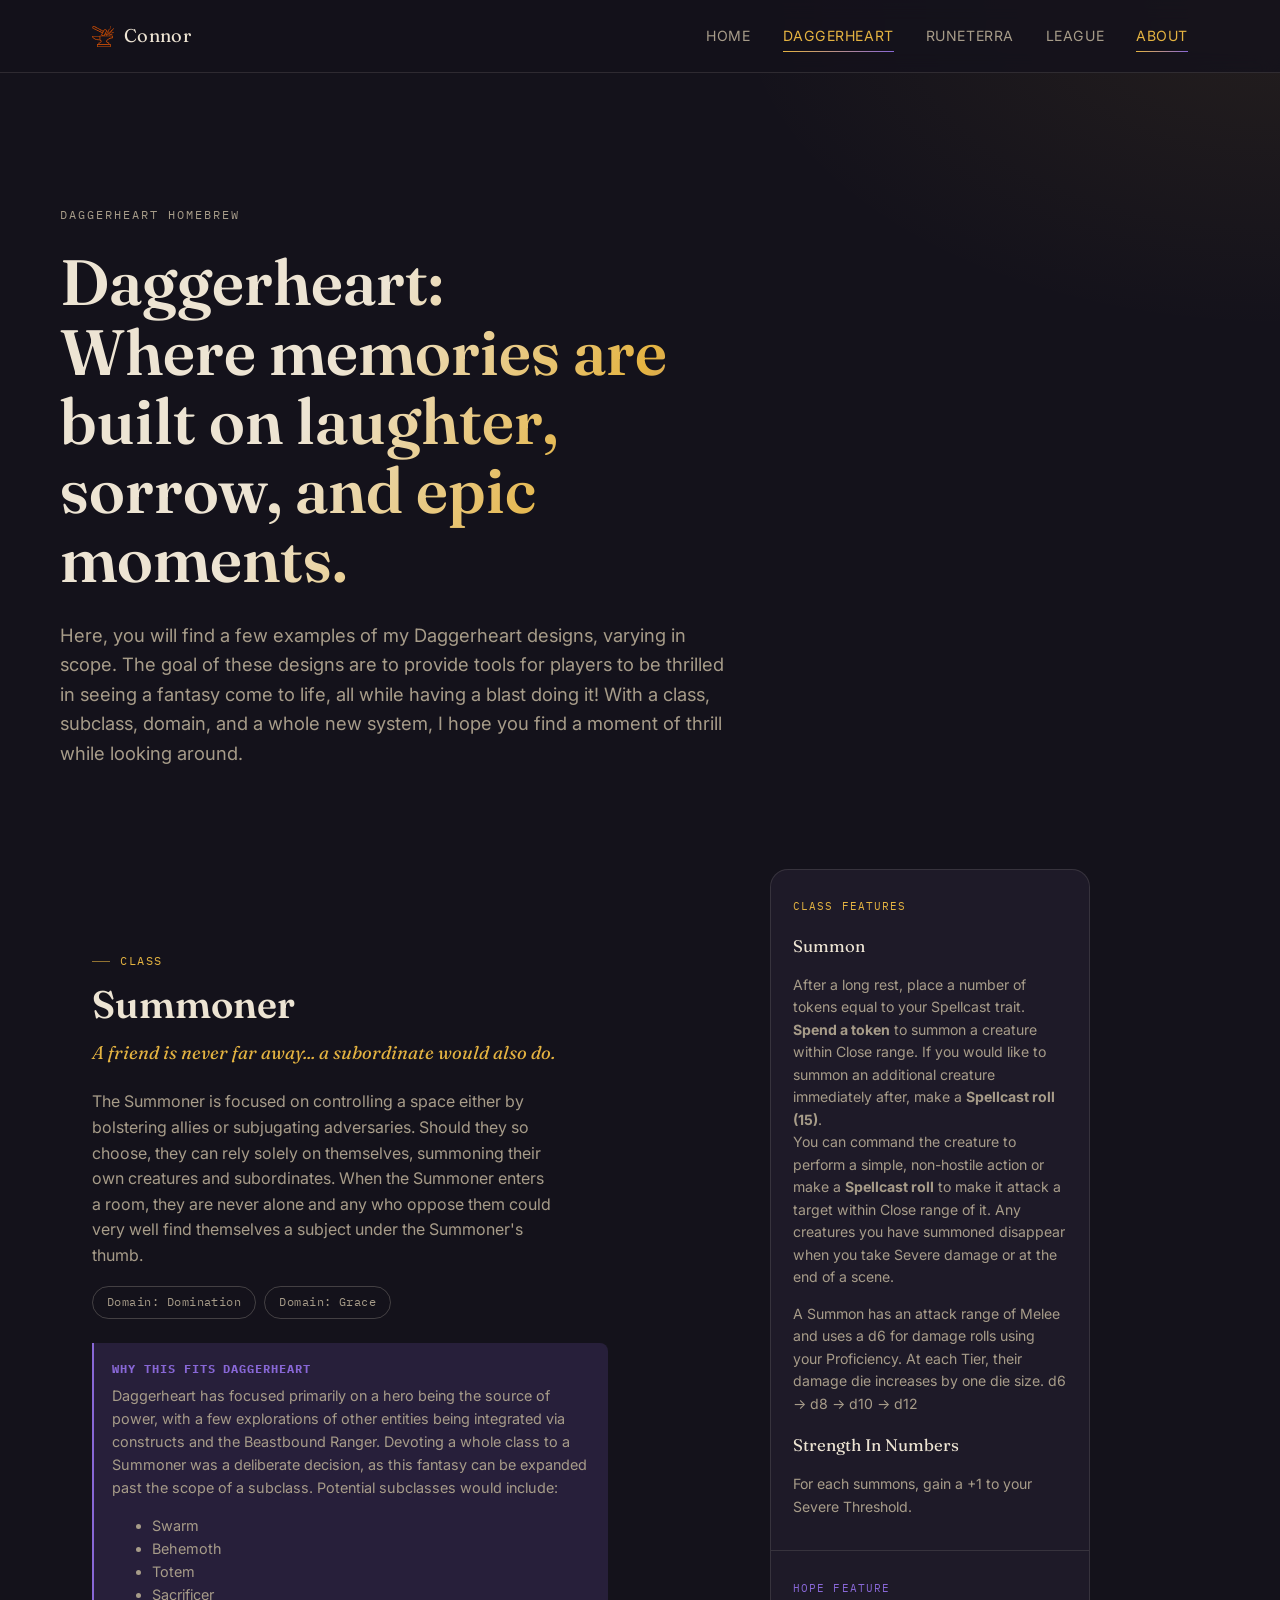
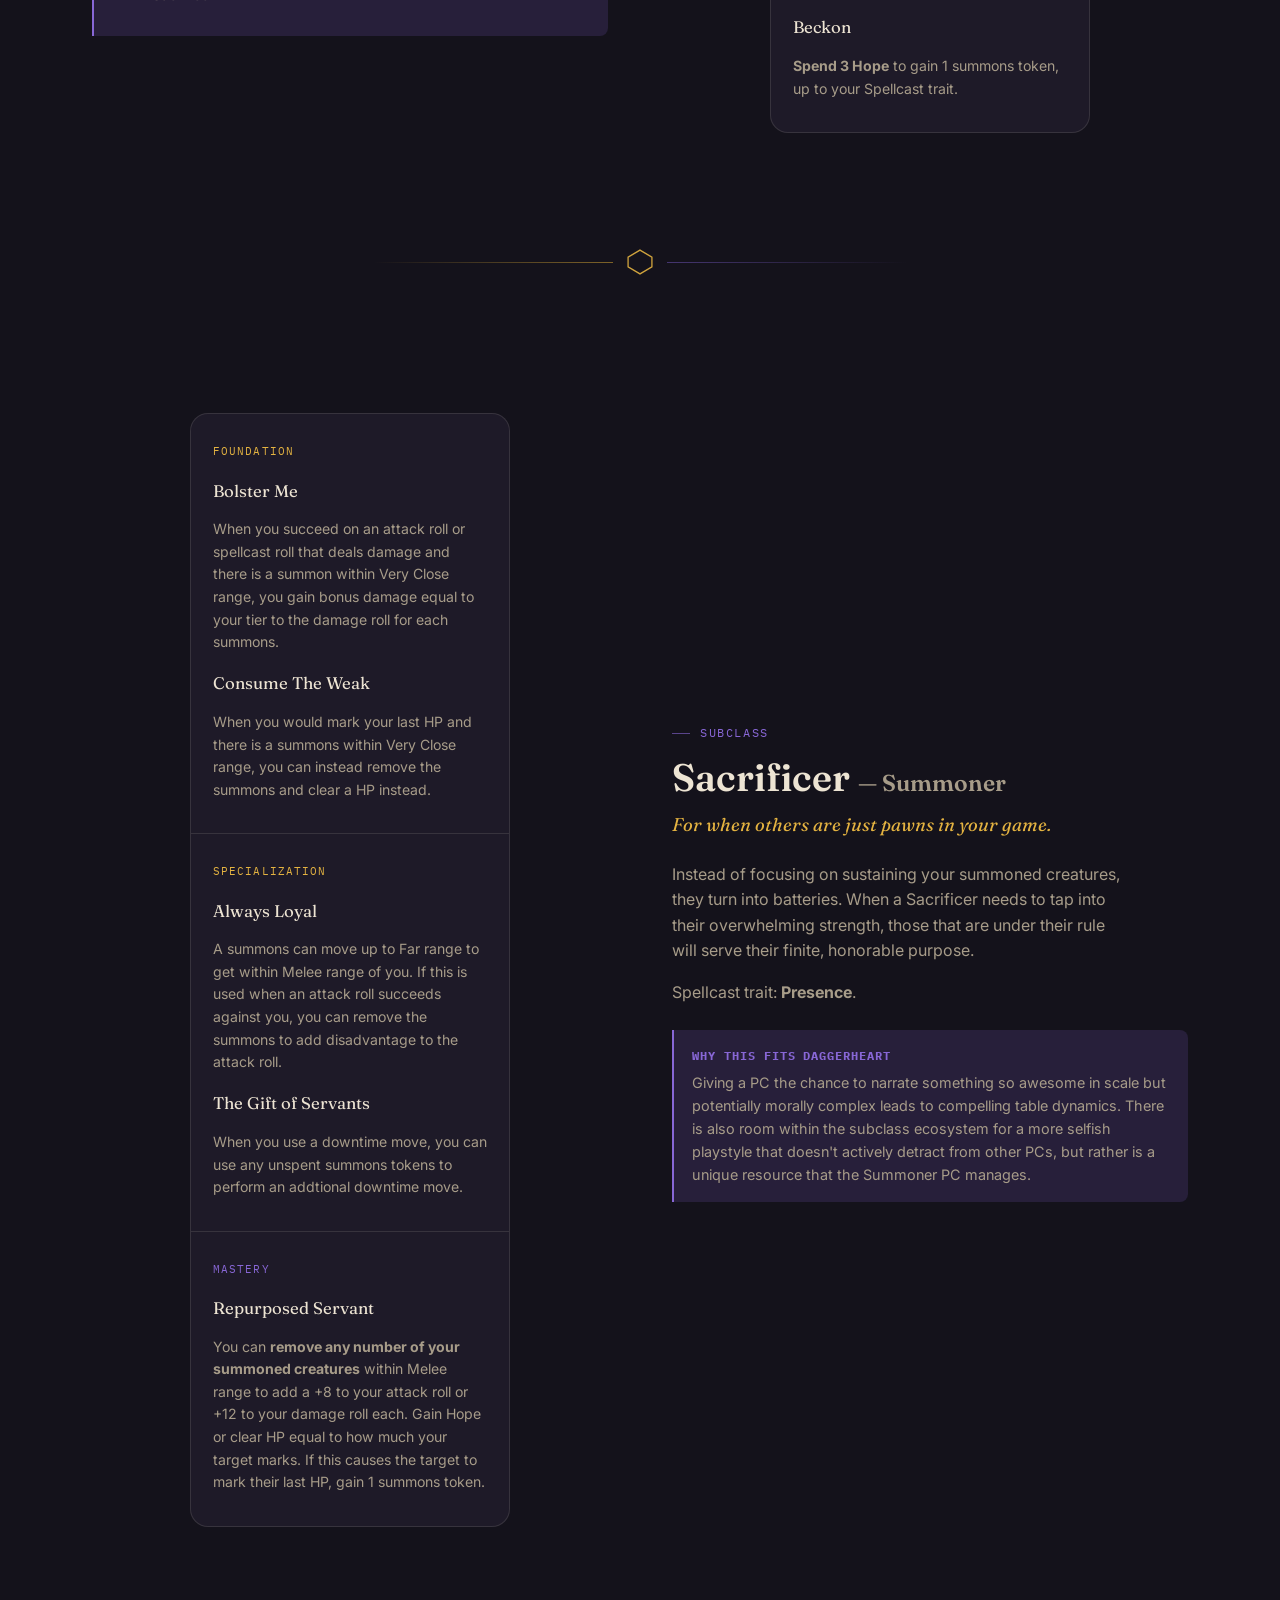
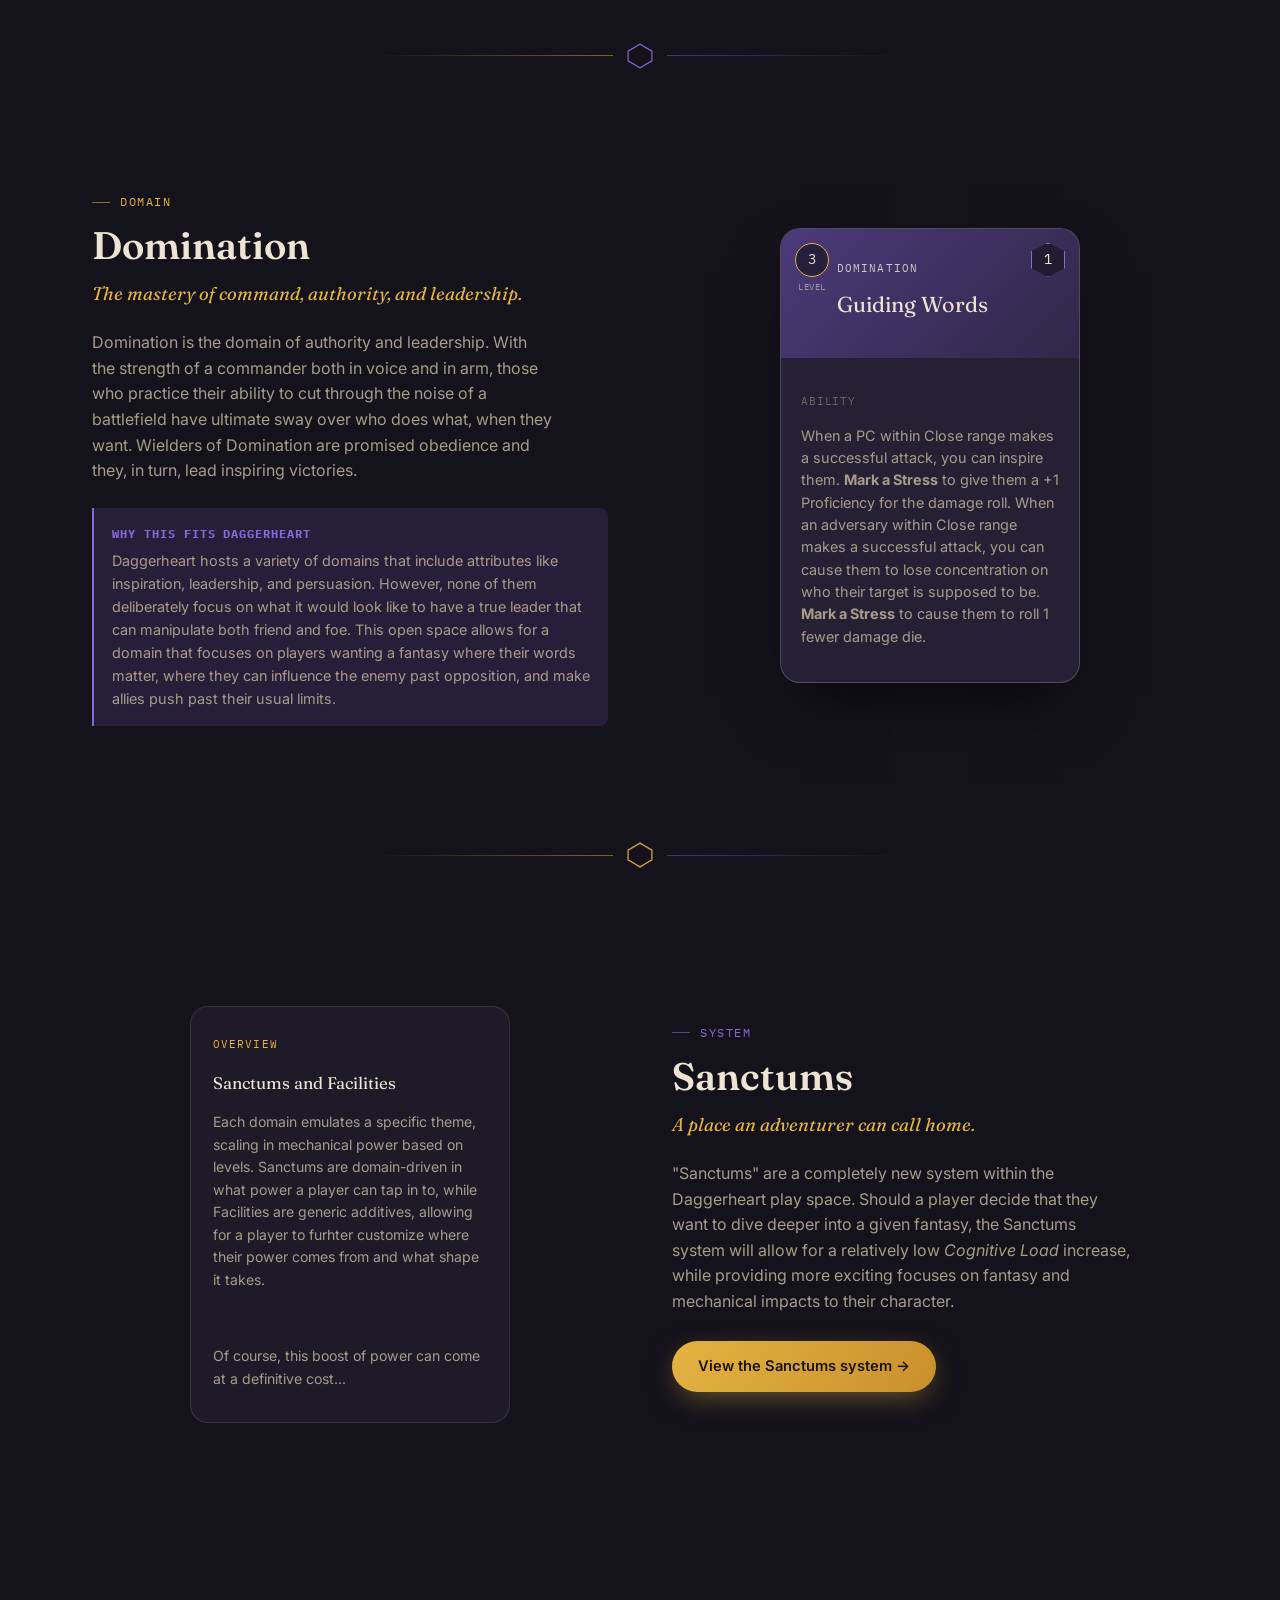
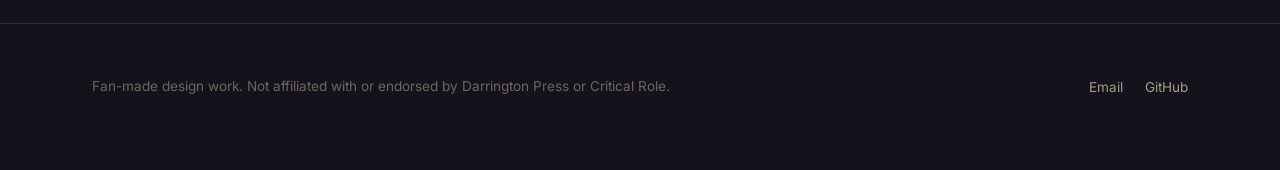
<file: game-design-portfolio/daggerheart.html>
<!DOCTYPE html>
<html lang="en">
<head>
<meta charset="UTF-8">
<meta name="viewport" content="width=device-width, initial-scale=1.0">
<title>Daggerheart — Connor</title>
<link rel="preconnect" href="https://fonts.googleapis.com">
<link href="https://fonts.googleapis.com/css2?family=Fraunces:opsz,wght@9..144,400;9..144,500;9..144,600;9..144,700&family=Inter:wght@400;500;600;700&family=IBM+Plex+Mono:wght@400;500&display=swap" rel="stylesheet">
<link rel="stylesheet" href="css/styles.css">
<link rel="icon" type="image/svg+xml" href="favicon.svg">
</head>
<body>

<nav class="site-nav">
  <div class="wrap">
    <a href="index.html" class="brand">
      <img class="brand-mark" src="assets/logo.svg" alt="Connor logo">
      Connor
    </a>
    <ul class="nav-links">
      <li><a href="index.html">Home</a></li>
      <li><a href="daggerheart.html" class="active">Daggerheart</a></li>
      <li><a href="runeterra.html">Runeterra</a></li>
      <li><a href="leagueoflegends.html">League</a></li>
      <li><a href="about.html" class="active">About</a></li>
    </ul>
    <button class="nav-toggle" aria-label="Toggle navigation">☰</button>
  </div>
</nav>

<header class="hero wrap" style="padding-bottom: 40px;">
  <p class="hero-eyebrow">Daggerheart Homebrew</p>
  <h1>Daggerheart: <br>Where memories are built on laughter, sorrow, and epic moments.</h1>
  <p class="lede">
    Here, you will find a few examples of my Daggerheart designs, varying in scope.
    The goal of these designs are to provide tools for players to be thrilled in seeing a fantasy come to life, all while having a blast doing it!
    With a class, subclass, domain, and a whole new system, I hope you find a moment of thrill while looking around.
  </p>
</header>

<main class="wrap">

  <!-- ============================================================
       CLASS TEMPLATE
       ============================================================ -->
  <section class="showcase reveal">
    <div class="showcase-text">
      <span class="eyebrow">Class</span>
      <h2>Summoner</h2>
      <p class="showcase-oneliner"><em>A friend is never far away... a subordinate would also do.</em></p>
      <div class="showcase-body">
        <p>
          The Summoner is focused on controlling a space either by bolstering allies or subjugating adversaries.
          Should they so choose, they can rely solely on themselves, summoning their own creatures and subordinates.
          When the Summoner enters a room, they are never alone and any who oppose them could very well find themselves a subject under the Summoner's thumb.
        </p>
      </div>
      <div class="domain-pills">
        <span class="domain-pill">Domain: Domination</span>
        <span class="domain-pill">Domain: Grace</span>
      </div>
      <div class="fit-note">
        <strong>Why this fits Daggerheart</strong>
        Daggerheart has focused primarily on a hero being the source of power, with a few explorations of other entities being integrated via constructs and the Beastbound Ranger.
        Devoting a whole class to a Summoner was a deliberate decision, as this fantasy can be expanded past the scope of a subclass. Potential subclasses would include:
        <ul>
          <li>Swarm</li>
          <li>Behemoth</li>
          <li>Totem</li>
          <li>Sacrificer</li>
        </ul>
      </div>
    </div>
    <div class="showcase-example">
      <div class="feature-stack" style="width: 320px;">
        <div class="feature-row">
          <p class="feature-tier">Class Features</p>
          <p class="feature-name">Summon</p>
          <p class="feature-desc">After a long rest, place a number of tokens equal to your Spellcast trait.
            <strong>Spend a token</strong> to summon a creature within Close range. If you would like to summon an additional creature immediately after, make a <strong>Spellcast roll (15)</strong>.
            <br>
            You can command the creature to perform a simple, non-hostile action or make a <strong>Spellcast roll</strong> to make it attack a target within Close range of it.
            Any creatures you have summoned disappear when you take Severe damage or at the end of a scene.</p>
            <p class="feature-desc">A Summon has an attack range of Melee and uses a d6 for damage rolls using your Proficiency. At each Tier, their damage die increases by one die size. d6 → d8 → d10 → d12
            </p>
          <p class="feature-name">Strength In Numbers</p>
          <p class="feature-desc">For each summons, gain a +1 to your Severe Threshold.</p>
        </div>
        <div class="feature-row tier-fear">
          <p class="feature-tier">Hope Feature</p>
          <p class="feature-name">Beckon</p>
          <p class="feature-desc"><strong>Spend 3 Hope</strong> to gain 1 summons token, up to your Spellcast trait.</p>
        </div>
      </div>
    </div>
  </section>

  <div class="duality-divider">
    <div class="line hope-line"></div>
    <svg viewBox="0 0 24 24" fill="none"><polygon points="12,1 23,7.5 23,16.5 12,23 1,16.5 1,7.5" fill="none" stroke="var(--hope)" stroke-width="1.2"/></svg>
    <div class="line fear-line"></div>
  </div>

  <!-- ============================================================
       SUBCLASS TEMPLATE
       ============================================================ -->
  <section class="showcase reverse reveal">
    <div class="showcase-text">
      <span class="eyebrow fear">Subclass</span>
      <h2>Sacrificer <span style="color: var(--parchment-dim); font-size: 0.6em;">— Summoner</span></h2>
      <p class="showcase-oneliner">For when others are just pawns in your game.</p>
      <div class="showcase-body">
        <p>
          Instead of focusing on sustaining your summoned creatures, they turn into batteries.
          When a Sacrificer needs to tap into their overwhelming strength, those that are under their rule will serve their finite, honorable purpose.
        </p>
        <p>
          Spellcast trait: <strong>Presence</strong>.
        </p>
      </div>
      <div class="fit-note">
        <strong>Why this fits Daggerheart</strong>
        Giving a PC the chance to narrate something so awesome in scale but potentially morally complex leads to compelling table dynamics.
        There is also room within the subclass ecosystem for a more selfish playstyle that doesn't actively detract from other PCs, but rather is a unique resource that the Summoner PC manages.
      </div>
    </div>
    <div class="showcase-example">
      <div class="feature-stack" style="width: 320px;">
        <div class="feature-row">
          <p class="feature-tier">Foundation</p>
          <p class="feature-name">Bolster Me</p>
          <p class="feature-desc">When you succeed on an attack roll or spellcast roll that deals damage and there is a summon within Very Close range, you gain bonus damage equal to your tier to the damage roll for each summons.</p>
          <p class="feature-name">Consume The Weak</p>
          <p class="feature-desc">When you would mark your last HP and there is a summons within Very Close range, you can instead remove the summons and clear a HP instead.</p>
        </div>
        <div class="feature-row">
          <p class="feature-tier">Specialization</p>
          <p class="feature-name">Always Loyal</p>
          <p class="feature-desc">A summons can move up to Far range to get within Melee range of you. If this is used when an attack roll succeeds against you, you can remove the summons to add disadvantage to the attack roll.</p>
          <p class="feature-name">The Gift of Servants</p>
          <p class="feature-desc">When you use a downtime move, you can use any unspent summons tokens to perform an addtional downtime move.</p>
        </div>
        <div class="feature-row tier-fear">
          <p class="feature-tier">Mastery</p>
          <p class="feature-name">Repurposed Servant</p>
          <p class="feature-desc">You can <strong>remove any number of your summoned creatures</strong> within Melee range to add a +8 to your attack roll or +12 to your damage roll each. Gain Hope or clear HP equal to how much your target marks.
            If this causes the target to mark their last HP, gain 1 summons token.</p>
        </div>
      </div>
    </div>
  </section>

  <div class="duality-divider">
    <div class="line hope-line"></div>
    <svg viewBox="0 0 24 24" fill="none"><polygon points="12,1 23,7.5 23,16.5 12,23 1,16.5 1,7.5" fill="none" stroke="var(--fear)" stroke-width="1.2"/></svg>
    <div class="line fear-line"></div>
  </div>

  <!-- ============================================================
       DOMAIN CARD TEMPLATE
       ============================================================ -->
  <section class="showcase reveal">
    <div class="showcase-text">
      <span class="eyebrow">Domain</span>
      <h2>Domination</h2>
      <p class="showcase-oneliner">The mastery of command, authority, and leadership.</p>
      <div class="showcase-body">
        <p>
          Domination is the domain of authority and leadership. With the strength of a commander both in voice and in arm, those who practice their ability to cut through the noise of a battlefield have ultimate sway over who does what, when they want.
          Wielders of Domination are promised obedience and they, in turn, lead inspiring victories.
        </p>
      </div>
      <div class="fit-note">
        <strong>Why this fits Daggerheart</strong>
        Daggerheart hosts a variety of domains that include attributes like inspiration, leadership, and persuasion. However, none of them deliberately focus on what it would look like to have a true leader that can manipulate both friend and foe.
        This open space allows for a domain that focuses on players wanting a fantasy where their words matter, where they can influence the enemy past opposition, and make allies push past their usual limits.
      </div>
    </div>
    <div class="showcase-example">
      <div class="domain-card" style="--domain-color: var(--fear-dim);">
        <div class="domain-card-header">
          <div class="domain-card-badge domain-card-level">
            3
            <span class="badge-label">LEVEL</span>
          </div>
          <div class="domain-card-badge domain-card-cost">
            1
            <span class="badge-label">RECALL</span>
          </div>
          <p class="domain-card-domain">Domination</p>
          <p class="domain-card-name">Guiding Words</p>
        </div>
        <div class="domain-card-body">
          <p class="domain-card-type">Ability</p>
          <p class="domain-card-text">
            When a PC within Close range makes a successful attack, you can inspire them. <strong>Mark a Stress</strong> to give them a +1 Proficiency for the damage roll.
            When an adversary within Close range makes a successful attack, you can cause them to lose concentration on who their target is supposed to be. <strong>Mark a Stress</strong> to cause them to roll 1 fewer damage die.
          </p>
        </div>
      </div>
    </div>
  </section>

  <div class="duality-divider">
    <div class="line hope-line"></div>
    <svg viewBox="0 0 24 24" fill="none"><polygon points="12,1 23,7.5 23,16.5 12,23 1,16.5 1,7.5" fill="none" stroke="var(--hope)" stroke-width="1.2"/></svg>
    <div class="line fear-line"></div>
  </div>

  <section class="showcase reverse reveal" style="padding-bottom: 100px;">
    <div class="showcase-text">
      <span class="eyebrow fear">System</span>
      <h2>Sanctums</h2>
      <p class="showcase-oneliner">A place an adventurer can call home.</p>
      <div class="showcase-body">
        <p>
          "Sanctums" are a completely new system within the Daggerheart play space.
          Should a player decide that they want to dive deeper into a given fantasy, the Sanctums system will allow for a relatively low <em>Cognitive Load</em> increase, while providing more exciting focuses on fantasy and mechanical impacts to their character.
        </p>
      </div>
      <a href="sanctums.html" class="btn btn-primary" style="margin-top: 10px;">View the Sanctums system →</a>
    </div>
    <div class="showcase-example">
      <div class="feature-stack" style="width: 320px;">
        <div class="feature-row">
          <p class="feature-tier">Overview</p>
          <p class="feature-name">Sanctums and Facilities</p>
          <p class="feature-desc">Each domain emulates a specific theme, scaling in mechanical power based on levels. Sanctums are domain-driven in what power a player can tap in to, while Facilities are generic additives, allowing for a player to furhter customize where their power comes from and what shape it takes.</p>
          <br>
          <p class="feature-desc"> Of course, this boost of power can come at a definitive cost...</p>
        </div>
      </div>
    </div>
  </section>

</main>

<footer class="site-footer">
  <div class="wrap">
    <p>Fan-made design work. Not affiliated with or endorsed by Darrington Press or Critical Role.</p>
    <ul class="footer-links">
      <li><a href="mailto:conhop30@gmail.com">Email</a></li>
      <li><a href="https://github.com/conhop30?tab=repositories">GitHub</a></li>
    </ul>
  </div>
</footer>

<script src="js/script.js"></script>
</body>
</html>
</file>
<file: css/styles.css>
/* =========================================================
   DESIGN TOKENS
   Palette drawn from Daggerheart's Hope/Fear duality:
   warm gold (Hope) against deep violet (Fear), set into an
   ink-dark page like a well-worn rulebook read by candlelight.
   ========================================================= */
:root {
  --ink:            #14121b;
  --ink-raised:     #1e1a28;
  --ink-raised-2:   #262034;
  --line:           rgba(237, 228, 211, 0.12);
  --line-strong:    rgba(237, 228, 211, 0.22);

  --hope:           #e4b341;
  --hope-dim:       #8a6c2a;
  --hope-soft:      rgba(228, 179, 65, 0.14);

  --fear:           #8867d6;
  --fear-dim:       #4b3a7a;
  --fear-soft:      rgba(136, 103, 214, 0.16);

  --parchment:      #ede4d3;
  --parchment-dim:  #a79c89;
  --parchment-faint:#6f6759;

  /* Domain palette — adapted from Daggerheart's nine domains, tuned
     for contrast against this site's dark background. Swap for exact
     official values if you have them from the Card Creator. */
  --domain-arcana:   #9b6fd9;
  --domain-blade:    #c0483a;
  --domain-bone:     #9a9078;
  --domain-codex:    #3f7bb0;
  --domain-grace:    #c1568f;
  --domain-midnight: #3f4d82;
  --domain-sage:     #5c9159;
  --domain-splendor: #d99a2b;
  --domain-valor:    #c67a3a;

  --font-display: "Fraunces", "Iowan Old Style", serif;
  --font-body:    "Inter", -apple-system, BlinkMacSystemFont, sans-serif;
  --font-mono:    "IBM Plex Mono", ui-monospace, monospace;

  --wrap: 1160px;
  --radius-card: 18px;
  --radius-sm: 8px;

  --ease: cubic-bezier(0.22, 1, 0.36, 1);
}

* { box-sizing: border-box; }

html { scroll-behavior: smooth; }

@media (prefers-reduced-motion: reduce) {
  html { scroll-behavior: auto; }
  *, *::before, *::after {
    animation-duration: 0.001ms !important;
    animation-iteration-count: 1 !important;
    transition-duration: 0.001ms !important;
    scroll-behavior: auto !important;
  }
}

body {
  margin: 0;
  background:
    radial-gradient(1200px 700px at 15% -10%, rgba(136,103,214,0.10), transparent 60%),
    radial-gradient(1000px 600px at 100% 0%, rgba(228,179,65,0.08), transparent 55%),
    var(--ink);
  color: var(--parchment);
  font-family: var(--font-body);
  font-size: 16px;
  line-height: 1.6;
  -webkit-font-smoothing: antialiased;
}

img { max-width: 100%; display: block; }
a { color: inherit; }

h1, h2, h3, h4 {
  font-family: var(--font-display);
  font-weight: 600;
  line-height: 1.08;
  margin: 0;
  color: var(--parchment);
}

.wrap {
  max-width: var(--wrap);
  margin: 0 auto;
  padding: 0 32px;
}

/* =========================================================
   NAV
   ========================================================= */
.site-nav {
  position: sticky;
  top: 0;
  z-index: 40;
  background: rgba(20, 18, 27, 0.82);
  backdrop-filter: blur(10px);
  border-bottom: 1px solid var(--line);
}

.site-nav .wrap {
  display: flex;
  align-items: center;
  justify-content: space-between;
  height: 72px;
}

.brand {
  font-family: var(--font-display);
  font-size: 1.15rem;
  letter-spacing: 0.02em;
  text-decoration: none;
  display: flex;
  align-items: center;
  gap: 10px;
}

.brand .brand-mark {
  width: 22px;
  height: 22px;
  flex-shrink: 0;
}

.nav-links {
  display: flex;
  gap: 32px;
  list-style: none;
  margin: 0;
  padding: 0;
}

.nav-links a {
  text-decoration: none;
  font-size: 0.88rem;
  letter-spacing: 0.04em;
  text-transform: uppercase;
  color: var(--parchment-dim);
  position: relative;
  padding-bottom: 4px;
  transition: color 0.25s var(--ease);
}

.nav-links a:hover,
.nav-links a.active {
  color: var(--hope);
}

.nav-links a.active::after {
  content: "";
  position: absolute;
  left: 0; right: 0; bottom: -4px;
  height: 1.5px;
  background: linear-gradient(90deg, var(--hope), var(--fear));
}

.nav-toggle {
  display: none;
  background: none;
  border: 1px solid var(--line-strong);
  border-radius: var(--radius-sm);
  color: var(--parchment);
  width: 40px;
  height: 40px;
  cursor: pointer;
}

/* =========================================================
   EYEBROWS / LABELS
   ========================================================= */
.eyebrow {
  font-family: var(--font-mono);
  font-size: 0.72rem;
  letter-spacing: 0.14em;
  text-transform: uppercase;
  color: var(--hope);
  display: inline-flex;
  align-items: center;
  gap: 10px;
  margin-bottom: 14px;
}

.eyebrow.fear { color: var(--fear); }

.eyebrow::before {
  content: "";
  width: 18px;
  height: 1px;
  background: currentColor;
  opacity: 0.6;
}

/* =========================================================
   DUALITY DIVIDER
   ========================================================= */
.duality-divider {
  display: flex;
  align-items: center;
  justify-content: center;
  gap: 14px;
  margin: 96px 0;
  opacity: 0.9;
}

.duality-divider .line {
  height: 1px;
  flex: 1;
  max-width: 240px;
}

.duality-divider .line.hope-line {
  background: linear-gradient(90deg, transparent, var(--hope-dim));
}

.duality-divider .line.fear-line {
  background: linear-gradient(90deg, var(--fear-dim), transparent);
}

.duality-divider svg { width: 26px; height: 26px; }

/* =========================================================
   HERO
   ========================================================= */
.hero {
  padding: 120px 0 80px;
  position: relative;
}

.hero-eyebrow {
  font-family: var(--font-mono);
  font-size: 0.78rem;
  letter-spacing: 0.16em;
  text-transform: uppercase;
  color: var(--parchment-dim);
  margin-bottom: 22px;
}

.hero h1 {
  font-size: clamp(2.6rem, 5vw, 4.4rem);
  max-width: 16ch;
  background: linear-gradient(120deg, var(--parchment) 40%, var(--hope) 75%, var(--fear) 100%);
  -webkit-background-clip: text;
  background-clip: text;
  color: transparent;
}

.hero p.lede {
  margin-top: 28px;
  max-width: 56ch;
  font-size: 1.15rem;
  color: var(--parchment-dim);
}

.hero-actions {
  margin-top: 40px;
  display: flex;
  gap: 18px;
  flex-wrap: wrap;
}

.btn {
  display: inline-flex;
  align-items: center;
  gap: 10px;
  padding: 14px 26px;
  border-radius: 999px;
  font-size: 0.92rem;
  font-weight: 600;
  text-decoration: none;
  transition: transform 0.25s var(--ease), box-shadow 0.25s var(--ease);
}

.btn-primary {
  background: linear-gradient(120deg, var(--hope), #c98f2c);
  color: #1a1508;
  box-shadow: 0 8px 30px -8px rgba(228,179,65,0.55);
}

.btn-primary:hover { transform: translateY(-2px); }

.btn-ghost {
  border: 1px solid var(--line-strong);
  color: var(--parchment);
}

.btn-ghost:hover { border-color: var(--fear); color: var(--fear); }

/* =========================================================
   PROJECT CARDS (home page)
   ========================================================= */
.project-grid {
  display: grid;
  grid-template-columns: repeat(3, 1fr);
  gap: 22px;
  margin: 60px 0 120px;
}

.project-card {
  background: var(--ink-raised);
  border: 1px solid var(--line);
  border-radius: var(--radius-card);
  padding: 30px;
  text-decoration: none;
  position: relative;
  overflow: hidden;
  transition: border-color 0.3s var(--ease), transform 0.3s var(--ease);
}

.project-card:hover {
  transform: translateY(-4px);
  border-color: var(--line-strong);
}

.project-card.featured {
  grid-column: span 3;
  padding: 46px;
  background:
    linear-gradient(135deg, rgba(228,179,65,0.10), rgba(136,103,214,0.10)),
    var(--ink-raised-2);
  border-color: var(--hope-dim);
}

.project-card .tag {
  font-family: var(--font-mono);
  font-size: 0.7rem;
  letter-spacing: 0.1em;
  text-transform: uppercase;
  color: var(--fear);
  margin-bottom: 14px;
  display: block;
}

.project-card.featured .tag { color: var(--hope); }

.project-card h3 {
  font-size: 1.5rem;
  margin-bottom: 10px;
}

.project-card.featured h3 { font-size: 2.1rem; }

.project-card p {
  color: var(--parchment-dim);
  font-size: 0.95rem;
  margin: 0;
}

.project-card .go {
  margin-top: 20px;
  font-size: 0.85rem;
  color: var(--parchment-dim);
  display: inline-flex;
  align-items: center;
  gap: 6px;
}

.project-card:hover .go { color: var(--hope); }

/* =========================================================
   TWO-COLUMN SHOWCASE SECTIONS
   ========================================================= */
.showcase {
  display: grid;
  grid-template-columns: 1fr 1fr;
  gap: 64px;
  align-items: center;
  padding: 20px 0;
}

.showcase.reverse .showcase-text { order: 2; }
.showcase.reverse .showcase-example { order: 1; }

.showcase.solo {
  grid-template-columns: 1fr;
}

.showcase.solo .showcase-text {
  max-width: 640px;
}

.showcase-text h2 {
  font-size: clamp(1.8rem, 3vw, 2.5rem);
}

.showcase-oneliner {
  font-family: var(--font-display);
  font-style: italic;
  font-size: 1.15rem;
  color: var(--hope);
  margin-top: 12px;
}

.showcase-body {
  margin-top: 22px;
  color: var(--parchment-dim);
  font-size: 1rem;
  max-width: 46ch;
}

.showcase-body p + p { margin-top: 14px; }

.fit-note {
  margin-top: 24px;
  padding: 16px 18px;
  border-left: 2px solid var(--fear);
  background: var(--fear-soft);
  border-radius: 0 var(--radius-sm) var(--radius-sm) 0;
  font-size: 0.9rem;
  color: var(--parchment-dim);
}

.fit-note strong {
  color: var(--fear);
  font-family: var(--font-mono);
  font-size: 0.75rem;
  letter-spacing: 0.08em;
  text-transform: uppercase;
  display: block;
  margin-bottom: 6px;
}

.showcase-example {
  display: flex;
  justify-content: center;
}

/* =========================================================
   DOMAIN CARD MOCKUP
   ========================================================= */
.domain-card {
  width: 300px;
  border-radius: 20px;
  overflow: hidden;
  background: var(--ink-raised-2);
  border: 1px solid var(--line-strong);
  box-shadow: 0 30px 60px -20px rgba(0,0,0,0.6);
  transition: transform 0.4s var(--ease);
}

.domain-card:hover { transform: rotate(-1.5deg) translateY(-4px); }

.domain-card-header {
  padding: 20px 56px 14px;
  background: linear-gradient(135deg, var(--domain-color, var(--fear)), transparent 140%);
  position: relative;
}

.domain-card-domain {
  font-family: var(--font-mono);
  font-size: 0.68rem;
  letter-spacing: 0.1em;
  text-transform: uppercase;
  color: rgba(237,228,211,0.85);
}

.domain-card-name {
  font-family: var(--font-display);
  font-size: 1.35rem;
  margin-top: 6px;
  color: var(--parchment);
}

.domain-card-badge {
  position: absolute;
  top: 14px;
  width: 34px; height: 34px;
  display: flex; align-items: center; justify-content: center;
  font-family: var(--font-mono);
  font-size: 0.85rem;
  background: rgba(20,18,27,0.62);
  backdrop-filter: blur(2px);
}

.domain-card-badge .badge-label {
  position: absolute;
  top: 100%;
  left: 50%;
  transform: translateX(-50%);
  margin-top: 4px;
  font-size: 0.55rem;
  letter-spacing: 0.06em;
  color: rgba(237,228,211,0.55);
  white-space: nowrap;
}

.domain-card-level {
  left: 14px;
  border-radius: 50%;
  border: 1.5px solid var(--hope);
}

.domain-card-cost {
  right: 14px;
  clip-path: polygon(50% 0%, 100% 25%, 100% 75%, 50% 100%, 0% 75%, 0% 25%);
  border: 1.5px solid var(--fear);
}

.domain-card-body {
  padding: 24px 20px 20px;
}

.domain-card-type {
  font-family: var(--font-mono);
  font-size: 0.68rem;
  letter-spacing: 0.08em;
  text-transform: uppercase;
  color: var(--parchment-faint);
  margin-bottom: 10px;
}

.domain-card-text {
  font-size: 0.9rem;
  color: var(--parchment-dim);
  line-height: 1.55;
}

/* =========================================================
   SANCTUM CARD
   ========================================================= */
.sanctum-card {
  width: 320px;
  border-radius: 20px;
  overflow: hidden;
  background: var(--ink-raised-2);
  border: 1px solid var(--line-strong);
  box-shadow: 0 30px 60px -20px rgba(0,0,0,0.6);
  transition: opacity 0.3s var(--ease), transform 0.3s var(--ease);
}

.sanctum-card-header {
  padding: 22px 20px 18px;
  background: linear-gradient(135deg, var(--domain-color, var(--fear)), transparent 150%);
  border-bottom: 1px solid var(--line);
}

.sanctum-card-domain {
  font-family: var(--font-mono);
  font-size: 0.68rem;
  letter-spacing: 0.12em;
  text-transform: uppercase;
  color: rgba(237,228,211,0.85);
}

.sanctum-card-name {
  font-family: var(--font-display);
  font-size: 1.5rem;
  margin-top: 8px;
  color: var(--parchment);
}

.sanctum-card-features {
  display: flex;
  flex-direction: column;
}

.sanctum-feature {
  padding: 18px 20px;
  border-bottom: 1px solid var(--line);
}

.sanctum-feature:last-child { border-bottom: none; }

.sanctum-feature-label {
  font-family: var(--font-mono);
  font-size: 0.66rem;
  letter-spacing: 0.1em;
  text-transform: uppercase;
  color: var(--hope);
  margin-bottom: 6px;
}

.sanctum-feature.is-boon .sanctum-feature-label { color: var(--fear); }

.sanctum-feature-name {
  font-family: var(--font-display);
  font-size: 1rem;
  margin-bottom: 6px;
  color: var(--parchment);
}

.sanctum-feature-desc {
  font-size: 0.87rem;
  color: var(--parchment-dim);
  line-height: 1.5;
}

/* =========================================================
   DOMAIN TAB STRIP (vertical, Sanctums page)
   ========================================================= */
.sanctum-spotlight {
  display: flex;
  flex-direction: row;
  align-items: flex-start;
  justify-content: center;
  gap: 14px;
}

.sanctum-spotlight-stack {
  display: flex;
  flex-direction: column;
  align-items: center;
  gap: 22px;
}

.domain-tabs {
  display: flex;
  flex-direction: column;
  gap: 5px;
  flex-shrink: 0;
  width: 128px;
}

.domain-tab {
  width: 100%;
  justify-content: flex-start;
  padding: 8px 12px;
  border-radius: var(--radius-sm);
  border: 1px solid var(--line-strong);
  background: transparent;
  color: var(--parchment-dim);
  font-family: var(--font-mono);
  font-size: 0.72rem;
  letter-spacing: 0.02em;
  cursor: pointer;
  display: flex;
  align-items: center;
  gap: 8px;
  transition: border-color 0.2s var(--ease), color 0.2s var(--ease), background 0.2s var(--ease);
}

.domain-tab .dot {
  width: 8px; height: 8px;
  border-radius: 50%;
  background: var(--tab-color, var(--fear));
  flex-shrink: 0;
}

.domain-tab:hover {
  border-color: var(--line-strong);
  color: var(--parchment);
}

.domain-tab.active {
  color: var(--parchment);
  border-color: var(--tab-color, var(--hope));
  background: color-mix(in srgb, var(--tab-color, var(--hope)) 16%, transparent);
}

.gallery-toggle-btn {
  display: inline-flex;
  align-items: center;
  gap: 8px;
  padding: 10px 20px;
  border-radius: 999px;
  border: 1px solid var(--line-strong);
  background: transparent;
  color: var(--parchment-dim);
  font-family: var(--font-mono);
  font-size: 0.76rem;
  letter-spacing: 0.05em;
  text-transform: uppercase;
  cursor: pointer;
  transition: border-color 0.2s var(--ease), color 0.2s var(--ease);
}

.gallery-toggle-btn:hover {
  border-color: var(--hope);
  color: var(--hope);
}

.gallery-toggle-btn .chevron {
  transition: transform 0.3s var(--ease);
}

.gallery-toggle-btn.open .chevron {
  transform: rotate(180deg);
}

/* =========================================================
   SANCTUM GALLERY (full grid, toggled)
   ========================================================= */
.sanctum-gallery {
  display: grid;
  grid-template-columns: repeat(auto-fill, minmax(240px, 1fr));
  gap: 20px;
  max-height: 0;
  overflow: hidden;
  opacity: 0;
  transition: max-height 0.5s var(--ease), opacity 0.4s var(--ease), margin 0.5s var(--ease);
  margin-top: 0;
}

.sanctum-gallery.open {
  max-height: 2000px;
  opacity: 1;
  margin-top: 48px;
}

.sanctum-gallery .sanctum-card {
  width: 100%;
  cursor: pointer;
}

.sanctum-gallery .sanctum-card:hover {
  transform: translateY(-4px);
  border-color: var(--line-strong);
}

.sanctum-gallery .sanctum-card.is-active {
  border-color: var(--hope);
}

/* =========================================================
   STEP GRID
   ========================================================= */
.step-section {
  padding: 70px 0 20px;
}

.step-section-head {
  max-width: 62ch;
  margin-bottom: 36px;
}

.step-section-head h2 {
  font-size: clamp(1.7rem, 3vw, 2.2rem);
}

.step-section-head p {
  margin-top: 14px;
  color: var(--parchment-dim);
}

.step-grid {
  display: grid;
  grid-template-columns: repeat(3, 1fr);
  gap: 20px;
}

.step-tile-wide {
  margin-top: 20px;
}

.step-tile {
  position: relative;
  background: var(--ink-raised);
  border: 1px solid var(--line);
  border-radius: var(--radius-card);
  padding: 30px 28px;
  overflow: hidden;
}

.step-tile .step-number {
  position: absolute;
  top: 6px;
  right: 18px;
  font-family: var(--font-display);
  font-size: 3.4rem;
  color: var(--hope-dim);
  opacity: 0.3;
  line-height: 1;
  pointer-events: none;
}

.step-tile .step-label {
  font-family: var(--font-mono);
  font-size: 0.7rem;
  letter-spacing: 0.12em;
  text-transform: uppercase;
  color: var(--fear);
  position: relative;
  margin-bottom: 10px;
}

.step-tile h3 {
  font-size: 1.25rem;
  position: relative;
  margin-bottom: 10px;
  max-width: 85%;
}

.step-tile p {
  font-size: 0.9rem;
  color: var(--parchment-dim);
  position: relative;
}

.step-tile p + p {
  margin-top: 12px;
}

.step-tile .step-list {
  position: relative;
  margin: 12px 0;
  padding-left: 20px;
  font-size: 0.9rem;
  color: var(--parchment-dim);
}

.step-tile .step-list li {
  margin-bottom: 6px;
  line-height: 1.5;
}

.step-tile em {
  color: var(--fear);
  font-style: italic;
}

@media (max-width: 860px) {
  .step-grid { grid-template-columns: 1fr 1fr; }
}

@media (max-width: 640px) {
  .step-grid { grid-template-columns: 1fr; }
}

/* =========================================================
   ADVERSARY STAT BLOCK
   ========================================================= */
.statblock {
  width: 340px;
  background: var(--ink-raised-2);
  border: 1px solid var(--line-strong);
  border-radius: var(--radius-card);
  overflow: hidden;
  box-shadow: 0 30px 60px -20px rgba(0,0,0,0.6);
}

.statblock-header {
  padding: 18px 20px 14px;
  border-bottom: 1px solid var(--line);
}

.statblock-tier {
  font-family: var(--font-mono);
  font-size: 0.7rem;
  letter-spacing: 0.1em;
  text-transform: uppercase;
  color: var(--fear);
}

.statblock-name {
  font-family: var(--font-display);
  font-size: 1.4rem;
  margin-top: 4px;
  color: var(--parchment);
}

.statblock-motives {
  padding: 14px 20px;
  border-bottom: 1px solid var(--line);
  font-size: 0.85rem;
  font-style: italic;
  color: var(--parchment-dim);
}

.statblock-stats {
  display: flex;
  flex-wrap: wrap;
  gap: 16px;
  padding: 14px 20px;
  border-bottom: 1px solid var(--line);
}

.stat-item {
  display: flex;
  flex-direction: column;
  gap: 2px;
}

.stat-label {
  font-family: var(--font-mono);
  font-size: 0.6rem;
  letter-spacing: 0.06em;
  text-transform: uppercase;
  color: var(--parchment-faint);
}

.stat-value {
  font-family: var(--font-mono);
  font-size: 0.95rem;
  font-weight: 600;
  color: var(--hope);
}

.statblock-attack {
  padding: 12px 20px;
  border-bottom: 1px solid var(--line);
  font-size: 0.85rem;
  color: var(--parchment-dim);
}

.statblock-attack strong {
  color: var(--parchment);
}

.statblock-feature {
  padding: 12px 20px;
  border-bottom: 1px solid var(--line);
}

.statblock-feature:last-child {
  border-bottom: none;
}

.feature-type-tag {
  display: inline-block;
  font-family: var(--font-mono);
  font-size: 0.6rem;
  letter-spacing: 0.06em;
  text-transform: uppercase;
  padding: 2px 9px;
  border-radius: 999px;
  border: 1px solid var(--line-strong);
  color: var(--parchment-dim);
  margin-right: 8px;
}

.feature-type-tag.passive { color: var(--fear); border-color: var(--fear-dim); }
.feature-type-tag.action { color: var(--hope); border-color: var(--hope-dim); }
.feature-type-tag.reaction { color: var(--parchment); border-color: var(--line-strong); }

.statblock-feature-name {
  font-family: var(--font-display);
  font-weight: 600;
  color: var(--parchment);
}

.statblock-feature-desc {
  font-size: 0.85rem;
  color: var(--parchment-dim);
  margin-top: 6px;
  line-height: 1.5;
}

/* =========================================================
   COLOSSUS BLOCK
   ========================================================= */
.colossus-block {
  width: 100%;
  background: var(--ink-raised-2);
  border: 1px solid var(--line-strong);
  border-radius: var(--radius-card);
  overflow: hidden;
  box-shadow: 0 30px 60px -20px rgba(0,0,0,0.6);
  margin-top: 40px;
}

.colossus-header {
  padding: 26px 28px 18px;
  border-bottom: 1px solid var(--line);
}

.colossus-tier {
  font-family: var(--font-mono);
  font-size: 0.72rem;
  letter-spacing: 0.1em;
  text-transform: uppercase;
  color: var(--fear);
}

.colossus-name {
  font-family: var(--font-display);
  font-size: 1.7rem;
  margin-top: 6px;
  color: var(--parchment);
}

.colossus-desc {
  margin-top: 10px;
  font-size: 0.92rem;
  color: var(--parchment-dim);
}

.colossus-motives {
  margin-top: 10px;
  font-size: 0.88rem;
  font-style: italic;
  color: var(--parchment-dim);
}

.colossus-meta {
  display: grid;
  grid-template-columns: repeat(auto-fit, minmax(180px, 1fr));
  gap: 14px 28px;
  padding: 18px 28px;
  border-bottom: 1px solid var(--line);
}

.meta-item .stat-label { margin-bottom: 2px; }

.meta-item .meta-value {
  font-size: 0.85rem;
  color: var(--parchment);
}

.colossus-topstats {
  display: flex;
  flex-wrap: wrap;
  gap: 16px;
  padding: 16px 28px;
  border-bottom: 1px solid var(--line);
}

.colossus-experience {
  padding: 14px 28px;
  border-bottom: 1px solid var(--line);
  font-size: 0.85rem;
  color: var(--parchment-dim);
}

.colossus-experience strong {
  color: var(--parchment);
  font-family: var(--font-mono);
  font-size: 0.62rem;
  letter-spacing: 0.08em;
  text-transform: uppercase;
  display: block;
  margin-bottom: 6px;
}

.colossus-segments {
  padding: 24px 28px 28px;
  display: grid;
  grid-template-columns: repeat(auto-fit, minmax(280px, 1fr));
  gap: 20px;
}

.segment-card {
  background: var(--ink-raised);
  border: 1px solid var(--line);
  border-radius: var(--radius-sm);
  overflow: hidden;
}

.segment-header {
  padding: 14px 18px 10px;
  border-bottom: 1px solid var(--line);
}

.segment-name {
  font-family: var(--font-display);
  font-weight: 600;
  font-size: 1.05rem;
  color: var(--parchment);
}

.segment-adjacent {
  font-family: var(--font-mono);
  font-size: 0.65rem;
  letter-spacing: 0.03em;
  color: var(--parchment-faint);
  margin-top: 4px;
}

.segment-stats {
  display: flex;
  flex-wrap: wrap;
  gap: 14px;
  padding: 12px 18px;
  border-bottom: 1px solid var(--line);
}

.segment-attack {
  padding: 10px 18px;
  border-bottom: 1px solid var(--line);
  font-size: 0.82rem;
  color: var(--parchment-dim);
}

.segment-attack strong {
  color: var(--parchment);
}

@media (max-width: 640px) {
  .colossus-segments { grid-template-columns: 1fr; }
}

.feature-stack {
  margin-top: 22px;
  border-radius: var(--radius-card);
  overflow: hidden;
  border: 1px solid var(--line);
  background: var(--ink-raised);
}

.feature-row {
  padding: 18px 22px;
  border-bottom: 1px solid var(--line);
}

.feature-row:last-child { border-bottom: none; }

.feature-tier {
  font-family: var(--font-mono);
  font-size: 0.68rem;
  letter-spacing: 0.1em;
  text-transform: uppercase;
  color: var(--hope);
  margin-bottom: 6px;
}

.feature-row.tier-fear .feature-tier { color: var(--fear); }

.feature-name {
  font-family: var(--font-display);
  font-size: 1.05rem;
  margin-bottom: 6px;
}

.feature-desc {
  font-size: 0.88rem;
  color: var(--parchment-dim);
}

.feature-row ul {
  margin: 8px 0 12px;
  padding-left: 20px;
  font-size: 0.88rem;
  color: var(--parchment-dim);
}

.feature-row ul li {
  margin-bottom: 6px;
  line-height: 1.5;
}

.feature-row ul li::marker {
  color: var(--hope-dim);
}

.domain-pills {
  display: flex;
  gap: 8px;
  margin-top: 18px;
  flex-wrap: wrap;
}

.domain-pill {
  font-family: var(--font-mono);
  font-size: 0.72rem;
  letter-spacing: 0.04em;
  padding: 6px 14px;
  border-radius: 999px;
  border: 1px solid var(--line-strong);
  color: var(--parchment-dim);
}

/* =========================================================
   HORIZONTAL TAB STRIP — shared by the Classes cluster
   selector and the Domain gallery quick-nav.
   ========================================================= */
.tab-strip-h {
  display: flex;
  gap: 10px;
  flex-wrap: wrap;
  margin: 30px 0 50px;
}

.tab-strip-h .tab-btn {
  padding: 10px 22px;
  border-radius: 999px;
  border: 1px solid var(--line-strong);
  background: transparent;
  color: var(--parchment-dim);
  font-family: var(--font-mono);
  font-size: 0.82rem;
  letter-spacing: 0.03em;
  cursor: pointer;
  transition: border-color 0.2s var(--ease), color 0.2s var(--ease), background 0.2s var(--ease);
}

.tab-strip-h .tab-btn:hover {
  color: var(--parchment);
  border-color: var(--line-strong);
}

.tab-strip-h .tab-btn.active {
  color: var(--parchment);
  border-color: var(--hope);
  background: var(--hope-soft);
}

.domain-card-gallery {
  display: grid;
  grid-template-columns: repeat(auto-fill, minmax(280px, 1fr));
  gap: 24px;
  margin-top: 44px;
}

/* =========================================================
   CLASS PAGE-SPREAD
   Modeled on Daggerheart's actual book layout: a dark left
   column for the Class (background blended from its two
   domain colors, white text), and a white right column for
   the active Subclass (gold headers, black body text) with
   its own small switcher that only re-renders that side.
   ========================================================= */
.class-spread {
  display: grid;
  grid-template-columns: 1fr 1fr;
  border-radius: var(--radius-card);
  overflow: hidden;
  box-shadow: 0 30px 70px -24px rgba(0,0,0,0.6);
}

.spread-left {
  padding: 44px 40px;
  color: #ffffff;
}

.spread-title {
  font-family: var(--font-display);
  font-weight: 400;
  font-size: 2.6rem;
  letter-spacing: 3px;
  color: #ffffff;
  margin-bottom: 18px;
}

.spread-desc {
  font-size: 0.92rem;
  line-height: 1.6;
  color: rgba(255,255,255,0.9);
  margin-bottom: 24px;
}

.spread-stat {
  margin-bottom: 14px;
}

.spread-stat-label {
  font-family: var(--font-mono);
  font-size: 0.68rem;
  letter-spacing: 0.08em;
  text-transform: uppercase;
  font-weight: 700;
  color: #ffffff;
  margin-bottom: 3px;
}

.spread-stat-value {
  font-size: 0.9rem;
  color: rgba(255,255,255,0.92);
}

.spread-stat-value i {
  font-style: italic;
  color: #ffffff;
}

.spread-features-header {
  font-family: var(--font-mono);
  font-size: 0.72rem;
  letter-spacing: 0.08em;
  text-transform: uppercase;
  font-weight: 700;
  color: #ffffff;
  border-top: 1px solid rgba(255,255,255,0.3);
  padding-top: 14px;
  margin: 20px 0 10px;
}

.spread-feature-name {
  font-weight: 700;
  font-size: 0.9rem;
  margin-bottom: 3px;
}

.spread-feature-desc {
  font-size: 0.86rem;
  color: rgba(255,255,255,0.88);
  line-height: 1.55;
  margin-bottom: 12px;
}

.spread-left ul {
  margin: 6px 0 12px;
  padding-left: 20px;
  font-size: 0.86rem;
  color: rgba(255,255,255,0.88);
}

.spread-left ul li {
  margin-bottom: 4px;
  line-height: 1.5;
}

.spread-right {
  padding: 44px 40px;
  background: #ffffff;
  color: #1e1a15;
}

.spread-subclass-tabs {
  display: flex;
  gap: 6px;
  flex-wrap: wrap;
  margin-bottom: 22px;
}

.spread-sub-tab {
  padding: 6px 14px;
  border-radius: 999px;
  border: 1px solid var(--hope-dim);
  background: transparent;
  color: #6b5a42;
  font-family: var(--font-mono);
  font-size: 0.72rem;
  cursor: pointer;
  transition: background 0.2s var(--ease), color 0.2s var(--ease);
}

.spread-sub-tab.active {
  background: var(--hope-dim);
  color: #ffffff;
  font-weight: 700;
}

.spread-sub-tab:hover:not(.active) {
  background: rgba(138,108,42,0.12);
}

.spread-subclass-header {
  font-family: var(--font-mono);
  font-size: 0.95rem;
  font-weight: 700;
  letter-spacing: 0.04em;
  text-transform: uppercase;
  color: var(--hope-dim);
  margin-bottom: 6px;
}

.spread-subclass-chooser {
  font-style: italic;
  font-size: 0.88rem;
  color: #4a4032;
  margin-bottom: 20px;
}

.spread-subclass-banner {
  display: inline-block;
  background: #f0e6cf;
  color: #1e1a15;
  font-weight: 700;
  font-size: 0.92rem;
  letter-spacing: 0.03em;
  text-transform: uppercase;
  padding: 8px 18px;
  border-radius: 3px;
  margin-bottom: 10px;
}

.spread-subclass-hook {
  font-style: italic;
  font-size: 0.88rem;
  color: #4a4032;
  margin-bottom: 22px;
}

.spread-tier-header {
  font-family: var(--font-mono);
  font-size: 0.72rem;
  letter-spacing: 0.08em;
  text-transform: uppercase;
  font-weight: 700;
  color: var(--hope-dim);
  display: flex;
  align-items: center;
  gap: 8px;
  margin: 18px 0 10px;
}

.spread-tier-header .tier-bullet {
  width: 8px;
  height: 8px;
  background: var(--hope-dim);
  flex-shrink: 0;
}

.spread-feature-inline {
  font-size: 0.88rem;
  line-height: 1.6;
  color: #1e1a15;
  margin-bottom: 10px;
}

.spread-feature-inline i {
  font-weight: 700;
  font-style: italic;
}

.spread-inline-list {
  margin: -4px 0 12px;
  padding-left: 20px;
  font-size: 0.86rem;
  color: #1e1a15;
}

.spread-inline-list li {
  margin-bottom: 4px;
  line-height: 1.5;
}

@media (max-width: 860px) {
  .class-spread { grid-template-columns: 1fr; }
}

/* =========================================================
   SANCTUMS INTRO / OVERVIEW BLOCK
   ========================================================= */
.system-intro {
  padding: 60px 0 20px;
  max-width: 74ch;
}

.system-intro .eyebrow { margin-bottom: 20px; }

.system-intro h1 {
  font-size: clamp(2.2rem, 4vw, 3.2rem);
}

.system-intro .lede {
  margin-top: 22px;
  font-size: 1.1rem;
  color: var(--parchment-dim);
}

.compare-strip {
  margin-top: 34px;
  display: flex;
  gap: 16px;
  padding: 18px 20px;
  background: var(--ink-raised);
  border: 1px solid var(--line);
  border-radius: var(--radius-sm);
  font-size: 0.88rem;
  color: var(--parchment-dim);
  align-items: baseline;
}

.compare-strip strong { color: var(--parchment); }

/* =========================================================
   FOOTER
   ========================================================= */
.site-footer {
  border-top: 1px solid var(--line);
  padding: 50px 0 70px;
  margin-top: 100px;
}

.site-footer .wrap {
  display: flex;
  justify-content: space-between;
  align-items: center;
  flex-wrap: wrap;
  gap: 16px;
}

.site-footer p {
  color: var(--parchment-faint);
  font-size: 0.85rem;
  margin: 0;
}

.footer-links {
  display: flex;
  gap: 22px;
  list-style: none;
  padding: 0;
  margin: 0;
}

.footer-links a {
  text-decoration: none;
  color: var(--parchment-dim);
  font-size: 0.85rem;
}

.footer-links a:hover { color: var(--hope); }

/* =========================================================
   SCROLL REVEAL
   ========================================================= */
.reveal {
  opacity: 0;
  transform: translateY(18px);
  transition: opacity 0.7s var(--ease), transform 0.7s var(--ease);
}

.reveal.is-visible {
  opacity: 1;
  transform: translateY(0);
}

/* =========================================================
   ABOUT PAGE
   ========================================================= */
.about-photo {
  width: 100%;
  max-width: 320px;
  aspect-ratio: 1 / 1;
  border-radius: 50%;
  overflow: hidden;
  border: 2px solid var(--hope-dim);
  background: var(--ink-raised-2);
  display: flex;
  align-items: center;
  justify-content: center;
  margin: 0 auto;
  box-shadow: 0 30px 60px -20px rgba(0,0,0,0.6);
}

.about-photo img {
  width: 100%;
  height: 100%;
  object-fit: cover;
  transform: scale(1.3);
  transform-origin: center;
}

.about-photo .photo-placeholder {
  font-family: var(--font-mono);
  font-size: 0.8rem;
  color: var(--parchment-faint);
  text-align: center;
  padding: 20px;
}

.contact-list {
  margin-top: 28px;
  display: flex;
  flex-direction: column;
  gap: 12px;
}

.contact-row {
  display: flex;
  align-items: center;
  gap: 16px;
  padding: 16px 20px;
  background: var(--ink-raised);
  border: 1px solid var(--line);
  border-radius: var(--radius-sm);
  text-decoration: none;
  color: var(--parchment);
  transition: border-color 0.25s var(--ease), transform 0.25s var(--ease);
}

.contact-row:hover {
  border-color: var(--hope-dim);
  transform: translateX(4px);
}

.contact-row .contact-icon {
  width: 36px; height: 36px;
  flex-shrink: 0;
  border-radius: 50%;
  border: 1px solid var(--line-strong);
  display: flex;
  align-items: center;
  justify-content: center;
  color: var(--hope);
}

.contact-row .contact-icon svg {
  width: 17px;
  height: 17px;
}

.contact-row .contact-text {
  display: flex;
  flex-direction: column;
}

.contact-row .contact-label {
  font-family: var(--font-mono);
  font-size: 0.68rem;
  letter-spacing: 0.08em;
  text-transform: uppercase;
  color: var(--parchment-faint);
}

.contact-row .contact-value {
  font-size: 0.95rem;
  margin-top: 2px;
}

/* =========================================================
   RESPONSIVE
   ========================================================= */
@media (max-width: 860px) {
  .nav-links { display: none; }
  .nav-toggle { display: block; }

  .project-grid { grid-template-columns: 1fr; }
  .project-card.featured { grid-column: span 1; }

  .showcase {
    grid-template-columns: 1fr;
    gap: 36px;
  }

  .showcase.reverse .showcase-text { order: 1; }
  .showcase.reverse .showcase-example { order: 2; }

  .duality-divider { margin: 64px 0; }

  .sanctum-gallery { grid-template-columns: 1fr; }

  .sanctum-spotlight {
    flex-direction: column;
    align-items: center;
  }

  .domain-tabs {
    flex-direction: row;
    width: 100%;
    max-width: 320px;
    overflow-x: auto;
    padding-bottom: 4px;
  }

  .domain-tab {
    flex-shrink: 0;
    width: auto;
  }
}
</file>
<file: game-design-portfolio/css/styles.css>
/* =========================================================
   DESIGN TOKENS
   Palette drawn from Daggerheart's Hope/Fear duality:
   warm gold (Hope) against deep violet (Fear), set into an
   ink-dark page like a well-worn rulebook read by candlelight.
   ========================================================= */
:root {
  --ink:            #14121b;
  --ink-raised:     #1e1a28;
  --ink-raised-2:   #262034;
  --line:           rgba(237, 228, 211, 0.12);
  --line-strong:    rgba(237, 228, 211, 0.22);

  --hope:           #e4b341;
  --hope-dim:       #8a6c2a;
  --hope-soft:      rgba(228, 179, 65, 0.14);

  --fear:           #8867d6;
  --fear-dim:       #4b3a7a;
  --fear-soft:      rgba(136, 103, 214, 0.16);

  --parchment:      #ede4d3;
  --parchment-dim:  #a79c89;
  --parchment-faint:#6f6759;

  /* Domain palette — adapted from Daggerheart's nine domains, tuned
     for contrast against this site's dark background. Swap for exact
     official values if you have them from the Card Creator. */
  --domain-arcana:   #9b6fd9;
  --domain-blade:    #c0483a;
  --domain-bone:     #9a9078;
  --domain-codex:    #3f7bb0;
  --domain-grace:    #c1568f;
  --domain-midnight: #3f4d82;
  --domain-sage:     #5c9159;
  --domain-splendor: #d99a2b;
  --domain-valor:    #c67a3a;

  --font-display: "Fraunces", "Iowan Old Style", serif;
  --font-body:    "Inter", -apple-system, BlinkMacSystemFont, sans-serif;
  --font-mono:    "IBM Plex Mono", ui-monospace, monospace;

  --wrap: 1160px;
  --radius-card: 18px;
  --radius-sm: 8px;

  --ease: cubic-bezier(0.22, 1, 0.36, 1);
}

* { box-sizing: border-box; }

html { scroll-behavior: smooth; }

@media (prefers-reduced-motion: reduce) {
  html { scroll-behavior: auto; }
  *, *::before, *::after {
    animation-duration: 0.001ms !important;
    animation-iteration-count: 1 !important;
    transition-duration: 0.001ms !important;
    scroll-behavior: auto !important;
  }
}

body {
  margin: 0;
  background:
    radial-gradient(1200px 700px at 15% -10%, rgba(136,103,214,0.10), transparent 60%),
    radial-gradient(1000px 600px at 100% 0%, rgba(228,179,65,0.08), transparent 55%),
    var(--ink);
  color: var(--parchment);
  font-family: var(--font-body);
  font-size: 16px;
  line-height: 1.6;
  -webkit-font-smoothing: antialiased;
}

img { max-width: 100%; display: block; }
a { color: inherit; }

h1, h2, h3, h4 {
  font-family: var(--font-display);
  font-weight: 600;
  line-height: 1.08;
  margin: 0;
  color: var(--parchment);
}

.wrap {
  max-width: var(--wrap);
  margin: 0 auto;
  padding: 0 32px;
}

/* =========================================================
   NAV
   ========================================================= */
.site-nav {
  position: sticky;
  top: 0;
  z-index: 40;
  background: rgba(20, 18, 27, 0.82);
  backdrop-filter: blur(10px);
  border-bottom: 1px solid var(--line);
}

.site-nav .wrap {
  display: flex;
  align-items: center;
  justify-content: space-between;
  height: 72px;
}

.brand {
  font-family: var(--font-display);
  font-size: 1.15rem;
  letter-spacing: 0.02em;
  text-decoration: none;
  display: flex;
  align-items: center;
  gap: 10px;
}

.brand .brand-mark {
  width: 22px;
  height: 22px;
  flex-shrink: 0;
}

.nav-links {
  display: flex;
  gap: 32px;
  list-style: none;
  margin: 0;
  padding: 0;
}

.nav-links a {
  text-decoration: none;
  font-size: 0.88rem;
  letter-spacing: 0.04em;
  text-transform: uppercase;
  color: var(--parchment-dim);
  position: relative;
  padding-bottom: 4px;
  transition: color 0.25s var(--ease);
}

.nav-links a:hover,
.nav-links a.active {
  color: var(--hope);
}

.nav-links a.active::after {
  content: "";
  position: absolute;
  left: 0; right: 0; bottom: -4px;
  height: 1.5px;
  background: linear-gradient(90deg, var(--hope), var(--fear));
}

.nav-toggle {
  display: none;
  background: none;
  border: 1px solid var(--line-strong);
  border-radius: var(--radius-sm);
  color: var(--parchment);
  width: 40px;
  height: 40px;
  cursor: pointer;
}

/* =========================================================
   EYEBROWS / LABELS
   Eyebrow text names the content type (mechanic, subclass,
   domain card, facility) — it's a category label, not a
   sequence, so no numbering.
   ========================================================= */
.eyebrow {
  font-family: var(--font-mono);
  font-size: 0.72rem;
  letter-spacing: 0.14em;
  text-transform: uppercase;
  color: var(--hope);
  display: inline-flex;
  align-items: center;
  gap: 10px;
  margin-bottom: 14px;
}

.eyebrow.fear { color: var(--fear); }

.eyebrow::before {
  content: "";
  width: 18px;
  height: 1px;
  background: currentColor;
  opacity: 0.6;
}

/* =========================================================
   DUALITY DIVIDER — signature element
   Two dice pips joined at a hairline: gold (Hope) left,
   violet (Fear) right, echoing the duality-dice roll that
   sits at the center of Daggerheart's core mechanic.
   ========================================================= */
.duality-divider {
  display: flex;
  align-items: center;
  justify-content: center;
  gap: 14px;
  margin: 96px 0;
  opacity: 0.9;
}

.duality-divider .line {
  height: 1px;
  flex: 1;
  max-width: 240px;
}

.duality-divider .line.hope-line {
  background: linear-gradient(90deg, transparent, var(--hope-dim));
}

.duality-divider .line.fear-line {
  background: linear-gradient(90deg, var(--fear-dim), transparent);
}

.duality-divider svg { width: 26px; height: 26px; }

/* =========================================================
   HERO
   ========================================================= */
.hero {
  padding: 120px 0 80px;
  position: relative;
}

.hero-eyebrow {
  font-family: var(--font-mono);
  font-size: 0.78rem;
  letter-spacing: 0.16em;
  text-transform: uppercase;
  color: var(--parchment-dim);
  margin-bottom: 22px;
}

.hero h1 {
  font-size: clamp(2.6rem, 5vw, 4.4rem);
  max-width: 16ch;
  background: linear-gradient(120deg, var(--parchment) 40%, var(--hope) 75%, var(--fear) 100%);
  -webkit-background-clip: text;
  background-clip: text;
  color: transparent;
}

.hero p.lede {
  margin-top: 28px;
  max-width: 56ch;
  font-size: 1.15rem;
  color: var(--parchment-dim);
}

.hero-actions {
  margin-top: 40px;
  display: flex;
  gap: 18px;
  flex-wrap: wrap;
}

.btn {
  display: inline-flex;
  align-items: center;
  gap: 10px;
  padding: 14px 26px;
  border-radius: 999px;
  font-size: 0.92rem;
  font-weight: 600;
  text-decoration: none;
  transition: transform 0.25s var(--ease), box-shadow 0.25s var(--ease);
}

.btn-primary {
  background: linear-gradient(120deg, var(--hope), #c98f2c);
  color: #1a1508;
  box-shadow: 0 8px 30px -8px rgba(228,179,65,0.55);
}

.btn-primary:hover { transform: translateY(-2px); }

.btn-ghost {
  border: 1px solid var(--line-strong);
  color: var(--parchment);
}

.btn-ghost:hover { border-color: var(--fear); color: var(--fear); }

/* =========================================================
   PROJECT CARDS (home page)
   ========================================================= */
.project-grid {
  display: grid;
  grid-template-columns: repeat(3, 1fr);
  gap: 22px;
  margin: 60px 0 120px;
}

.project-card {
  background: var(--ink-raised);
  border: 1px solid var(--line);
  border-radius: var(--radius-card);
  padding: 30px;
  text-decoration: none;
  position: relative;
  overflow: hidden;
  transition: border-color 0.3s var(--ease), transform 0.3s var(--ease);
}

.project-card:hover {
  transform: translateY(-4px);
  border-color: var(--line-strong);
}

.project-card.featured {
  grid-column: span 3;
  padding: 46px;
  background:
    linear-gradient(135deg, rgba(228,179,65,0.10), rgba(136,103,214,0.10)),
    var(--ink-raised-2);
  border-color: var(--hope-dim);
}

.project-card .tag {
  font-family: var(--font-mono);
  font-size: 0.7rem;
  letter-spacing: 0.1em;
  text-transform: uppercase;
  color: var(--fear);
  margin-bottom: 14px;
  display: block;
}

.project-card.featured .tag { color: var(--hope); }

.project-card h3 {
  font-size: 1.5rem;
  margin-bottom: 10px;
}

.project-card.featured h3 { font-size: 2.1rem; }

.project-card p {
  color: var(--parchment-dim);
  font-size: 0.95rem;
  margin: 0;
}

.project-card .go {
  margin-top: 20px;
  font-size: 0.85rem;
  color: var(--parchment-dim);
  display: inline-flex;
  align-items: center;
  gap: 6px;
}

.project-card:hover .go { color: var(--hope); }

/* =========================================================
   TWO-COLUMN SHOWCASE SECTIONS
   Header + one-liner + paragraph, with an example mockup
   alternating sides. This is the core recurring pattern
   for class / subclass / domain-card / sanctum writeups.
   ========================================================= */
.showcase {
  display: grid;
  grid-template-columns: 1fr 1fr;
  gap: 64px;
  align-items: center;
  padding: 20px 0;
}

.showcase.reverse .showcase-text { order: 2; }
.showcase.reverse .showcase-example { order: 1; }

.showcase-text h2 {
  font-size: clamp(1.8rem, 3vw, 2.5rem);
}

.showcase-oneliner {
  font-family: var(--font-display);
  font-style: italic;
  font-size: 1.15rem;
  color: var(--hope);
  margin-top: 12px;
}

.showcase-body {
  margin-top: 22px;
  color: var(--parchment-dim);
  font-size: 1rem;
  max-width: 46ch;
}

.showcase-body p + p { margin-top: 14px; }

.fit-note {
  margin-top: 24px;
  padding: 16px 18px;
  border-left: 2px solid var(--fear);
  background: var(--fear-soft);
  border-radius: 0 var(--radius-sm) var(--radius-sm) 0;
  font-size: 0.9rem;
  color: var(--parchment-dim);
}

.fit-note strong {
  color: var(--fear);
  font-family: var(--font-mono);
  font-size: 0.75rem;
  letter-spacing: 0.08em;
  text-transform: uppercase;
  display: block;
  margin-bottom: 6px;
}

.showcase-example {
  display: flex;
  justify-content: center;
}

/* =========================================================
   DOMAIN CARD MOCKUP
   Modeled on Daggerheart's real card anatomy: colored header
   band per domain, level badge, recall-cost pips, card type.
   ========================================================= */
.domain-card {
  width: 300px;
  border-radius: 20px;
  overflow: hidden;
  background: var(--ink-raised-2);
  border: 1px solid var(--line-strong);
  box-shadow: 0 30px 60px -20px rgba(0,0,0,0.6);
  transition: transform 0.4s var(--ease);
}

.domain-card:hover { transform: rotate(-1.5deg) translateY(-4px); }

.domain-card-header {
  padding: 20px 56px 14px;
  background: linear-gradient(135deg, var(--domain-color, var(--fear)), transparent 140%);
  position: relative;
}

.domain-card-domain {
  font-family: var(--font-mono);
  font-size: 0.68rem;
  letter-spacing: 0.1em;
  text-transform: uppercase;
  color: rgba(237,228,211,0.85);
}

.domain-card-name {
  font-family: var(--font-display);
  font-size: 1.35rem;
  margin-top: 6px;
  color: var(--parchment);
}

/* Badge base — level and recall cost share size/position logic but
   differ in shape and border color so they're never mistaken for
   each other: a circle in Hope-gold for level (progression), a
   hexagon in Fear-violet for recall cost (a price paid in Stress). */
.domain-card-badge {
  position: absolute;
  top: 14px;
  width: 34px; height: 34px;
  display: flex; align-items: center; justify-content: center;
  font-family: var(--font-mono);
  font-size: 0.85rem;
  background: rgba(20,18,27,0.62);
  backdrop-filter: blur(2px);
}

.domain-card-badge .badge-label {
  position: absolute;
  top: 100%;
  left: 50%;
  transform: translateX(-50%);
  margin-top: 4px;
  font-size: 0.55rem;
  letter-spacing: 0.06em;
  color: rgba(237,228,211,0.55);
  white-space: nowrap;
}

.domain-card-level {
  left: 14px;
  border-radius: 50%;
  border: 1.5px solid var(--hope);
}

.domain-card-cost {
  right: 14px;
  clip-path: polygon(50% 0%, 100% 25%, 100% 75%, 50% 100%, 0% 75%, 0% 25%);
  border: 1.5px solid var(--fear);
}

.domain-card-body {
  padding: 24px 20px 20px;
}

.domain-card-type {
  font-family: var(--font-mono);
  font-size: 0.68rem;
  letter-spacing: 0.08em;
  text-transform: uppercase;
  color: var(--parchment-faint);
  margin-bottom: 10px;
}

.domain-card-text {
  font-size: 0.9rem;
  color: var(--parchment-dim);
  line-height: 1.55;
}

/* =========================================================
   SANCTUM CARD
   Deliberately distinct from the domain-card: no level, no
   recall cost (Sanctums aren't loadout cards), just a domain-
   tinted header and two stacked features.
   ========================================================= */
.sanctum-card {
  width: 320px;
  border-radius: 20px;
  overflow: hidden;
  background: var(--ink-raised-2);
  border: 1px solid var(--line-strong);
  box-shadow: 0 30px 60px -20px rgba(0,0,0,0.6);
  transition: opacity 0.3s var(--ease), transform 0.3s var(--ease);
}

.sanctum-card-header {
  padding: 22px 20px 18px;
  background: linear-gradient(135deg, var(--domain-color, var(--fear)), transparent 150%);
  border-bottom: 1px solid var(--line);
}

.sanctum-card-domain {
  font-family: var(--font-mono);
  font-size: 0.68rem;
  letter-spacing: 0.12em;
  text-transform: uppercase;
  color: rgba(237,228,211,0.85);
}

.sanctum-card-name {
  font-family: var(--font-display);
  font-size: 1.5rem;
  margin-top: 8px;
  color: var(--parchment);
}

.sanctum-card-features {
  display: flex;
  flex-direction: column;
}

.sanctum-feature {
  padding: 18px 20px;
  border-bottom: 1px solid var(--line);
}

.sanctum-feature:last-child { border-bottom: none; }

.sanctum-feature-label {
  font-family: var(--font-mono);
  font-size: 0.66rem;
  letter-spacing: 0.1em;
  text-transform: uppercase;
  color: var(--hope);
  margin-bottom: 6px;
}

.sanctum-feature.is-boon .sanctum-feature-label { color: var(--fear); }

.sanctum-feature-name {
  font-family: var(--font-display);
  font-size: 1rem;
  margin-bottom: 6px;
  color: var(--parchment);
}

.sanctum-feature-desc {
  font-size: 0.87rem;
  color: var(--parchment-dim);
  line-height: 1.5;
}

/* =========================================================
   DOMAIN TAB STRIP — vertical, sits beside the spotlight card
   rather than above it, so nine tabs don't crush the column.
   ========================================================= */
.sanctum-spotlight {
  display: flex;
  flex-direction: row;
  align-items: flex-start;
  justify-content: center;
  gap: 14px;
}

.sanctum-spotlight-stack {
  display: flex;
  flex-direction: column;
  align-items: center;
  gap: 22px;
}

.domain-tabs {
  display: flex;
  flex-direction: column;
  gap: 5px;
  flex-shrink: 0;
  width: 128px;
}

.domain-tab {
  width: 100%;
  justify-content: flex-start;
  padding: 8px 12px;
  border-radius: var(--radius-sm);
  border: 1px solid var(--line-strong);
  background: transparent;
  color: var(--parchment-dim);
  font-family: var(--font-mono);
  font-size: 0.72rem;
  letter-spacing: 0.02em;
  cursor: pointer;
  display: flex;
  align-items: center;
  gap: 8px;
  transition: border-color 0.2s var(--ease), color 0.2s var(--ease), background 0.2s var(--ease);
}

.domain-tab .dot {
  width: 8px; height: 8px;
  border-radius: 50%;
  background: var(--tab-color, var(--fear));
  flex-shrink: 0;
}

.domain-tab:hover {
  border-color: var(--line-strong);
  color: var(--parchment);
}

.domain-tab.active {
  color: var(--parchment);
  border-color: var(--tab-color, var(--hope));
  background: color-mix(in srgb, var(--tab-color, var(--hope)) 16%, transparent);
}

.gallery-toggle-btn {
  display: inline-flex;
  align-items: center;
  gap: 8px;
  padding: 10px 20px;
  border-radius: 999px;
  border: 1px solid var(--line-strong);
  background: transparent;
  color: var(--parchment-dim);
  font-family: var(--font-mono);
  font-size: 0.76rem;
  letter-spacing: 0.05em;
  text-transform: uppercase;
  cursor: pointer;
  transition: border-color 0.2s var(--ease), color 0.2s var(--ease);
}

.gallery-toggle-btn:hover {
  border-color: var(--hope);
  color: var(--hope);
}

.gallery-toggle-btn .chevron {
  transition: transform 0.3s var(--ease);
}

.gallery-toggle-btn.open .chevron {
  transform: rotate(180deg);
}

/* =========================================================
   SANCTUM GALLERY (full grid, toggled)
   ========================================================= */
.sanctum-gallery {
  display: grid;
  grid-template-columns: repeat(auto-fill, minmax(240px, 1fr));
  gap: 20px;
  max-height: 0;
  overflow: hidden;
  opacity: 0;
  transition: max-height 0.5s var(--ease), opacity 0.4s var(--ease), margin 0.5s var(--ease);
  margin-top: 0;
}

.sanctum-gallery.open {
  max-height: 2000px;
  opacity: 1;
  margin-top: 48px;
}

.sanctum-gallery .sanctum-card {
  width: 100%;
  cursor: pointer;
}

.sanctum-gallery .sanctum-card:hover {
  transform: translateY(-4px);
  border-color: var(--line-strong);
}

.sanctum-gallery .sanctum-card.is-active {
  border-color: var(--hope);
}

/* =========================================================
   STEP GRID — standalone numbered tiles (2x2), used to walk
   through a sequential process without implying a two-column
   showcase or card-based content type.
   ========================================================= */
.step-section {
  padding: 70px 0 20px;
}

.step-section-head {
  max-width: 62ch;
  margin-bottom: 36px;
}

.step-section-head h2 {
  font-size: clamp(1.7rem, 3vw, 2.2rem);
}

.step-section-head p {
  margin-top: 14px;
  color: var(--parchment-dim);
}

.step-grid {
  display: grid;
  grid-template-columns: repeat(3, 1fr);
  gap: 20px;
}

.step-tile-wide {
  margin-top: 20px;
}

.step-tile {
  position: relative;
  background: var(--ink-raised);
  border: 1px solid var(--line);
  border-radius: var(--radius-card);
  padding: 30px 28px;
  overflow: hidden;
}

.step-tile .step-number {
  position: absolute;
  top: 6px;
  right: 18px;
  font-family: var(--font-display);
  font-size: 3.4rem;
  color: var(--hope-dim);
  opacity: 0.3;
  line-height: 1;
  pointer-events: none;
}

.step-tile .step-label {
  font-family: var(--font-mono);
  font-size: 0.7rem;
  letter-spacing: 0.12em;
  text-transform: uppercase;
  color: var(--fear);
  position: relative;
  margin-bottom: 10px;
}

.step-tile h3 {
  font-size: 1.25rem;
  position: relative;
  margin-bottom: 10px;
  max-width: 85%;
}

.step-tile p {
  font-size: 0.9rem;
  color: var(--parchment-dim);
  position: relative;
}

.step-tile p + p {
  margin-top: 12px;
}

.step-tile .step-list {
  position: relative;
  margin: 12px 0;
  padding-left: 20px;
  font-size: 0.9rem;
  color: var(--parchment-dim);
}

.step-tile .step-list li {
  margin-bottom: 6px;
  line-height: 1.5;
}

.step-tile em {
  color: var(--fear);
  font-style: italic;
}

@media (max-width: 860px) {
  .step-grid { grid-template-columns: 1fr 1fr; }
}

@media (max-width: 640px) {
  .step-grid { grid-template-columns: 1fr; }
}
.feature-stack {
  margin-top: 22px;
  border-radius: var(--radius-card);
  overflow: hidden;
  border: 1px solid var(--line);
  background: var(--ink-raised);
}

.feature-row {
  padding: 18px 22px;
  border-bottom: 1px solid var(--line);
}

.feature-row:last-child { border-bottom: none; }

.feature-tier {
  font-family: var(--font-mono);
  font-size: 0.68rem;
  letter-spacing: 0.1em;
  text-transform: uppercase;
  color: var(--hope);
  margin-bottom: 6px;
}

.feature-row.tier-fear .feature-tier { color: var(--fear); }

.feature-name {
  font-family: var(--font-display);
  font-size: 1.05rem;
  margin-bottom: 6px;
}

.feature-desc {
  font-size: 0.88rem;
  color: var(--parchment-dim);
}

.domain-pills {
  display: flex;
  gap: 8px;
  margin-top: 18px;
  flex-wrap: wrap;
}

.domain-pill {
  font-family: var(--font-mono);
  font-size: 0.72rem;
  letter-spacing: 0.04em;
  padding: 6px 14px;
  border-radius: 999px;
  border: 1px solid var(--line-strong);
  color: var(--parchment-dim);
}

/* =========================================================
   SANCTUMS INTRO / OVERVIEW BLOCK
   ========================================================= */
.system-intro {
  padding: 60px 0 20px;
  max-width: 74ch;
}

.system-intro .eyebrow { margin-bottom: 20px; }

.system-intro h1 {
  font-size: clamp(2.2rem, 4vw, 3.2rem);
}

.system-intro .lede {
  margin-top: 22px;
  font-size: 1.1rem;
  color: var(--parchment-dim);
}

.compare-strip {
  margin-top: 34px;
  display: flex;
  gap: 16px;
  padding: 18px 20px;
  background: var(--ink-raised);
  border: 1px solid var(--line);
  border-radius: var(--radius-sm);
  font-size: 0.88rem;
  color: var(--parchment-dim);
  align-items: baseline;
}

.compare-strip strong { color: var(--parchment); }

/* =========================================================
   FOOTER
   ========================================================= */
.site-footer {
  border-top: 1px solid var(--line);
  padding: 50px 0 70px;
  margin-top: 100px;
}

.site-footer .wrap {
  display: flex;
  justify-content: space-between;
  align-items: center;
  flex-wrap: wrap;
  gap: 16px;
}

.site-footer p {
  color: var(--parchment-faint);
  font-size: 0.85rem;
  margin: 0;
}

.footer-links {
  display: flex;
  gap: 22px;
  list-style: none;
  padding: 0;
  margin: 0;
}

.footer-links a {
  text-decoration: none;
  color: var(--parchment-dim);
  font-size: 0.85rem;
}

.footer-links a:hover { color: var(--hope); }

/* =========================================================
   SCROLL REVEAL
   ========================================================= */
.reveal {
  opacity: 0;
  transform: translateY(18px);
  transition: opacity 0.7s var(--ease), transform 0.7s var(--ease);
}

.reveal.is-visible {
  opacity: 1;
  transform: translateY(0);
}

/* =========================================================
   ABOUT PAGE
   ========================================================= */
.about-photo {
  width: 100%;
  max-width: 320px;
  aspect-ratio: 1 / 1;
  border-radius: 50%;
  overflow: hidden;
  border: 2px solid var(--hope-dim);
  background: var(--ink-raised-2);
  display: flex;
  align-items: center;
  justify-content: center;
  margin: 0 auto;
  box-shadow: 0 30px 60px -20px rgba(0,0,0,0.6);
}

.about-photo img {
  width: 100%;
  height: 100%;
  object-fit: cover;
  transform: scale(1.3);
  transform-origin: center;
  object-position: center 30%;
}

.about-photo .photo-placeholder {
  font-family: var(--font-mono);
  font-size: 0.8rem;
  color: var(--parchment-faint);
  text-align: center;
  padding: 20px;
}

.contact-list {
  margin-top: 28px;
  display: flex;
  flex-direction: column;
  gap: 12px;
}

.contact-row {
  display: flex;
  align-items: center;
  gap: 16px;
  padding: 16px 20px;
  background: var(--ink-raised);
  border: 1px solid var(--line);
  border-radius: var(--radius-sm);
  text-decoration: none;
  color: var(--parchment);
  transition: border-color 0.25s var(--ease), transform 0.25s var(--ease);
}

.contact-row:hover {
  border-color: var(--hope-dim);
  transform: translateX(4px);
}

.contact-row .contact-icon {
  width: 36px; height: 36px;
  flex-shrink: 0;
  border-radius: 50%;
  border: 1px solid var(--line-strong);
  display: flex;
  align-items: center;
  justify-content: center;
  color: var(--hope);
}

.contact-row .contact-icon svg {
  width: 17px;
  height: 17px;
}

.contact-row .contact-text {
  display: flex;
  flex-direction: column;
}

.contact-row .contact-label {
  font-family: var(--font-mono);
  font-size: 0.68rem;
  letter-spacing: 0.08em;
  text-transform: uppercase;
  color: var(--parchment-faint);
}

.contact-row .contact-value {
  font-size: 0.95rem;
  margin-top: 2px;
}

/* =========================================================
   RESPONSIVE
   ========================================================= */
@media (max-width: 860px) {
  .nav-links { display: none; }
  .nav-toggle { display: block; }

  .project-grid { grid-template-columns: 1fr; }
  .project-card.featured { grid-column: span 1; }

  .showcase {
    grid-template-columns: 1fr;
    gap: 36px;
  }

  .showcase.reverse .showcase-text { order: 1; }
  .showcase.reverse .showcase-example { order: 2; }

  .duality-divider { margin: 64px 0; }

  .sanctum-gallery { grid-template-columns: 1fr; }

  .sanctum-spotlight {
    flex-direction: column;
    align-items: center;
  }

  .domain-tabs {
    flex-direction: row;
    width: 100%;
    max-width: 320px;
    overflow-x: auto;
    padding-bottom: 4px;
  }

  .domain-tab {
    flex-shrink: 0;
    width: auto;
  }
}
</file>
<file: css/league.css>
/* =========================================================
   LEAGUE OF LEGENDS THEME
   Scoped under .lol-theme. Modeled on League's Hextech system:
   dark navy, gold framing, a cyan-teal focal accent, and clean
   geometric shapes rather than Runeterra's tactile parchment.
   ========================================================= */
.lol-theme {
  --lol-bg:        #0a1428;
  --lol-bg-2:      #0f1c34;
  --lol-panel:     #1e2328;
  --lol-panel-2:   #232a31;
  --lol-gold:      #c89b3c;
  --lol-gold-light:#f0e6d2;
  --lol-gold-deep: #785a28;
  --lol-teal:      #0ac8b9;
  --lol-text:      #f0e6d2;
  --lol-text-dim:  #a09b8c;

  --lol-font-display: "Rajdhani", sans-serif;

  background:
    radial-gradient(900px 500px at 100% 0%, rgba(10,200,185,0.08), transparent 60%),
    var(--lol-bg);
  color: var(--lol-text);
}

.lol-hero { padding: 90px 0 50px; }

.lol-eyebrow {
  font-family: var(--font-mono);
  font-size: 0.76rem;
  letter-spacing: 0.16em;
  text-transform: uppercase;
  color: var(--lol-teal);
  margin-bottom: 18px;
}

.lol-theme h1 {
  font-family: var(--lol-font-display);
  font-weight: 700;
  text-transform: uppercase;
  letter-spacing: 0.01em;
  font-size: clamp(2.2rem, 4.2vw, 3.4rem);
  color: var(--lol-gold-light);
  line-height: 1.1;
}

.lol-lede {
  margin-top: 22px;
  max-width: 60ch;
  font-size: 1.05rem;
  color: var(--lol-text-dim);
}

.lol-section-title {
  font-family: var(--lol-font-display);
  font-weight: 700;
  text-transform: uppercase;
  letter-spacing: 0.03em;
  font-size: 1.4rem;
  color: var(--lol-gold-light);
  margin-bottom: 22px;
  padding-bottom: 10px;
  border-bottom: 1px solid var(--lol-gold-deep);
}

/* =========================================================
   SPOTLIGHT PANEL — populated by JS on champion click
   ========================================================= */
.lol-spotlight-section { padding: 30px 0 60px; }

.lol-spotlight-panel {
  display: grid;
  grid-template-columns: 260px 1fr;
  gap: 34px;
  background: var(--lol-panel);
  border: 1px solid var(--lol-gold-deep);
  border-radius: 4px;
  padding: 32px;
  position: relative;
}

.lol-spotlight-panel::before {
  content: "";
  position: absolute;
  top: 0; left: 0; right: 0;
  height: 3px;
  background: linear-gradient(90deg, var(--lol-gold), var(--lol-teal));
}

.lol-portrait {
  width: 100%;
  aspect-ratio: 3 / 4;
  border-radius: 4px;
  border: 2px solid var(--lol-gold);
  background: linear-gradient(150deg, var(--lol-bg-2), var(--lol-panel-2));
  display: flex;
  align-items: center;
  justify-content: center;
  overflow: hidden;
  font-family: var(--font-mono);
  font-size: 0.75rem;
  color: var(--lol-text-dim);
  text-align: center;
  padding: 16px;
}

.lol-portrait img {
  width: 100%;
  height: 100%;
  object-fit: cover;
}

.lol-champ-name {
  font-family: var(--lol-font-display);
  font-weight: 700;
  text-transform: uppercase;
  font-size: 1.9rem;
  color: var(--lol-gold-light);
  letter-spacing: 0.02em;
}

.lol-champ-title {
  font-family: var(--font-mono);
  font-size: 0.8rem;
  letter-spacing: 0.06em;
  text-transform: uppercase;
  color: var(--lol-teal);
  margin-top: 4px;
}

.lol-champ-role {
  display: inline-block;
  margin-top: 12px;
  font-family: var(--font-mono);
  font-size: 0.68rem;
  letter-spacing: 0.08em;
  text-transform: uppercase;
  color: var(--lol-text-dim);
  border: 1px solid var(--lol-gold-deep);
  border-radius: 999px;
  padding: 4px 12px;
}

.lol-champ-lore {
  margin-top: 18px;
  font-size: 0.92rem;
  line-height: 1.6;
  color: var(--lol-text-dim);
  max-width: 62ch;
}

.lol-ability-list {
  margin-top: 24px;
  display: flex;
  flex-direction: column;
  gap: 12px;
}

.lol-ability-row {
  display: flex;
  gap: 16px;
  align-items: flex-start;
  padding: 14px 16px;
  background: var(--lol-panel-2);
  border-radius: 4px;
  border-left: 2px solid var(--lol-gold-deep);
}

.lol-ability-key {
  flex-shrink: 0;
  width: 34px; height: 34px;
  border-radius: 4px;
  background: var(--lol-bg-2);
  border: 1px solid var(--lol-gold);
  color: var(--lol-gold-light);
  display: flex; align-items: center; justify-content: center;
  font-family: var(--lol-font-display);
  font-weight: 700;
  font-size: 0.95rem;
}

.lol-ability-row.is-passive .lol-ability-key {
  border-color: var(--lol-teal);
  color: var(--lol-teal);
}

.lol-ability-name {
  font-family: var(--lol-font-display);
  font-weight: 700;
  font-size: 1rem;
  color: var(--lol-gold-light);
  margin-bottom: 4px;
}

.lol-ability-desc {
  font-size: 0.87rem;
  color: var(--lol-text-dim);
  line-height: 1.5;
}

/* =========================================================
   CHAMPION GALLERY
   ========================================================= */
.lol-gallery-section { padding: 20px 0 90px; }

.lol-gallery-grid {
  display: grid;
  grid-template-columns: repeat(auto-fill, minmax(160px, 1fr));
  gap: 18px;
}

.lol-champ-tile {
  cursor: pointer;
  border-radius: 4px;
  overflow: hidden;
  border: 1px solid var(--lol-gold-deep);
  background: var(--lol-panel);
  transition: border-color 0.2s ease, transform 0.2s ease;
}

.lol-champ-tile:hover {
  transform: translateY(-3px);
  border-color: var(--lol-gold);
}

.lol-champ-tile.is-active {
  border-color: var(--lol-teal);
  box-shadow: 0 0 0 1px var(--lol-teal);
}

.lol-champ-tile .lol-tile-portrait {
  aspect-ratio: 1 / 1;
  background: linear-gradient(150deg, var(--lol-bg-2), var(--lol-panel-2));
  display: flex;
  align-items: center;
  justify-content: center;
  overflow: hidden;
  font-family: var(--font-mono);
  font-size: 0.65rem;
  color: var(--lol-text-dim);
}

.lol-champ-tile .lol-tile-portrait img {
  width: 100%;
  height: 100%;
  object-fit: cover;
}

.lol-champ-tile .lol-tile-name {
  padding: 10px 10px 12px;
  font-family: var(--lol-font-display);
  font-weight: 700;
  font-size: 0.9rem;
  text-transform: uppercase;
  color: var(--lol-gold-light);
  text-align: center;
}

@media (max-width: 720px) {
  .lol-spotlight-panel {
    grid-template-columns: 1fr;
  }
  .lol-portrait { max-width: 220px; margin: 0 auto; }
}
</file>
<file: css/runeterra.css>
/* =========================================================
   LEGENDS OF RUNETERRA THEME
   Scoped under .rt-theme so it never touches the Daggerheart
   token system. LoR's real chrome is a near-black backdrop
   with gold trim — the "parchment" look is reserved for a
   thin card mat, not the whole page.
   ========================================================= */
.rt-theme {
  --rt-bg:          #100e0a;
  --rt-bg-2:        #1a1611;
  --rt-panel:       #1e1a14;
  --rt-mat:         #d9c791;
  --rt-gold:        #c9a227;
  --rt-gold-light:  #e6d192;
  --rt-gold-deep:   #7a611c;
  --rt-text:        #ece4d1;
  --rt-text-dim:    #948a73;

  --rt-font-display: "Spectral", serif;
  --rt-font-body:    "Lora", serif;

  background: var(--rt-bg);
  color: var(--rt-text);
}

.rt-hero {
  padding: 90px 0 50px;
}

.rt-eyebrow {
  font-family: var(--font-mono);
  font-size: 0.76rem;
  letter-spacing: 0.16em;
  text-transform: uppercase;
  color: var(--rt-gold);
  margin-bottom: 18px;
}

.rt-theme h1 {
  font-family: var(--rt-font-display);
  font-weight: 600;
  font-size: clamp(2.2rem, 4.2vw, 3.4rem);
  color: var(--rt-gold-light);
  line-height: 1.12;
}

.rt-lede {
  font-family: var(--rt-font-body);
  margin-top: 22px;
  max-width: 60ch;
  font-size: 1.08rem;
  color: var(--rt-text-dim);
}

.rt-section-title {
  font-family: var(--rt-font-display);
  font-size: 1.6rem;
  color: var(--rt-gold-light);
  margin-bottom: 8px;
}

.rt-section-sub {
  font-family: var(--rt-font-body);
  color: var(--rt-text-dim);
  font-size: 0.95rem;
  margin-bottom: 30px;
}

/* =========================================================
   CARD DISPLAY — a simple frame for your own card image.
   No overlaid cost/text/stats: the image already has all of
   that baked in. Just a gold frame, a thin parchment mat
   (like matting behind glass), and a shadow to lift it off
   the dark background.
   ========================================================= */

/* =========================================================
   FEATURED SPOTLIGHTS — card image + design rationale
   ========================================================= */

.rt-spotlight-grid {
  display: grid;
  grid-template-columns: repeat(2, 1fr);
  gap: 40px;
}

.rt-spotlight-card {
  display: flex;
  gap: 26px;
  align-items: flex-start;
  background: var(--rt-panel);
  border: 1px solid rgba(201,162,39,0.2);
  border-radius: 14px;
  padding: 26px;
}

.rt-spotlight-card .rt-card {
  flex-shrink: 0;
  width: 250px;
}

.rt-spotlight-detail h3 {
  font-family: var(--rt-font-display);
  font-size: 1.15rem;
  color: var(--rt-gold);
  margin-bottom: 10px;
}

.rt-spotlight-detail p {
  font-family: var(--rt-font-body);
  font-size: 0.92rem;
  color: var(--rt-text-dim);
  line-height: 1.6;
}

/* =========================================================
   FULL GALLERY — plain, uniform grid, no special formatting
   ========================================================= */
.rt-gallery-section { padding: 30px 0 90px; }

.rt-gallery-grid {
  display: grid;
  grid-template-columns: repeat(auto-fill, minmax(250px, 1fr));
  gap: 20px;
}

@media (max-width: 900px) {
  .rt-spotlight-grid { grid-template-columns: 1fr; }
}

@media (max-width: 640px) {
  .rt-spotlight-card { flex-direction: column; }
  .rt-spotlight-card .rt-card { width: 100%; max-width: 220px; }
}
</file>
